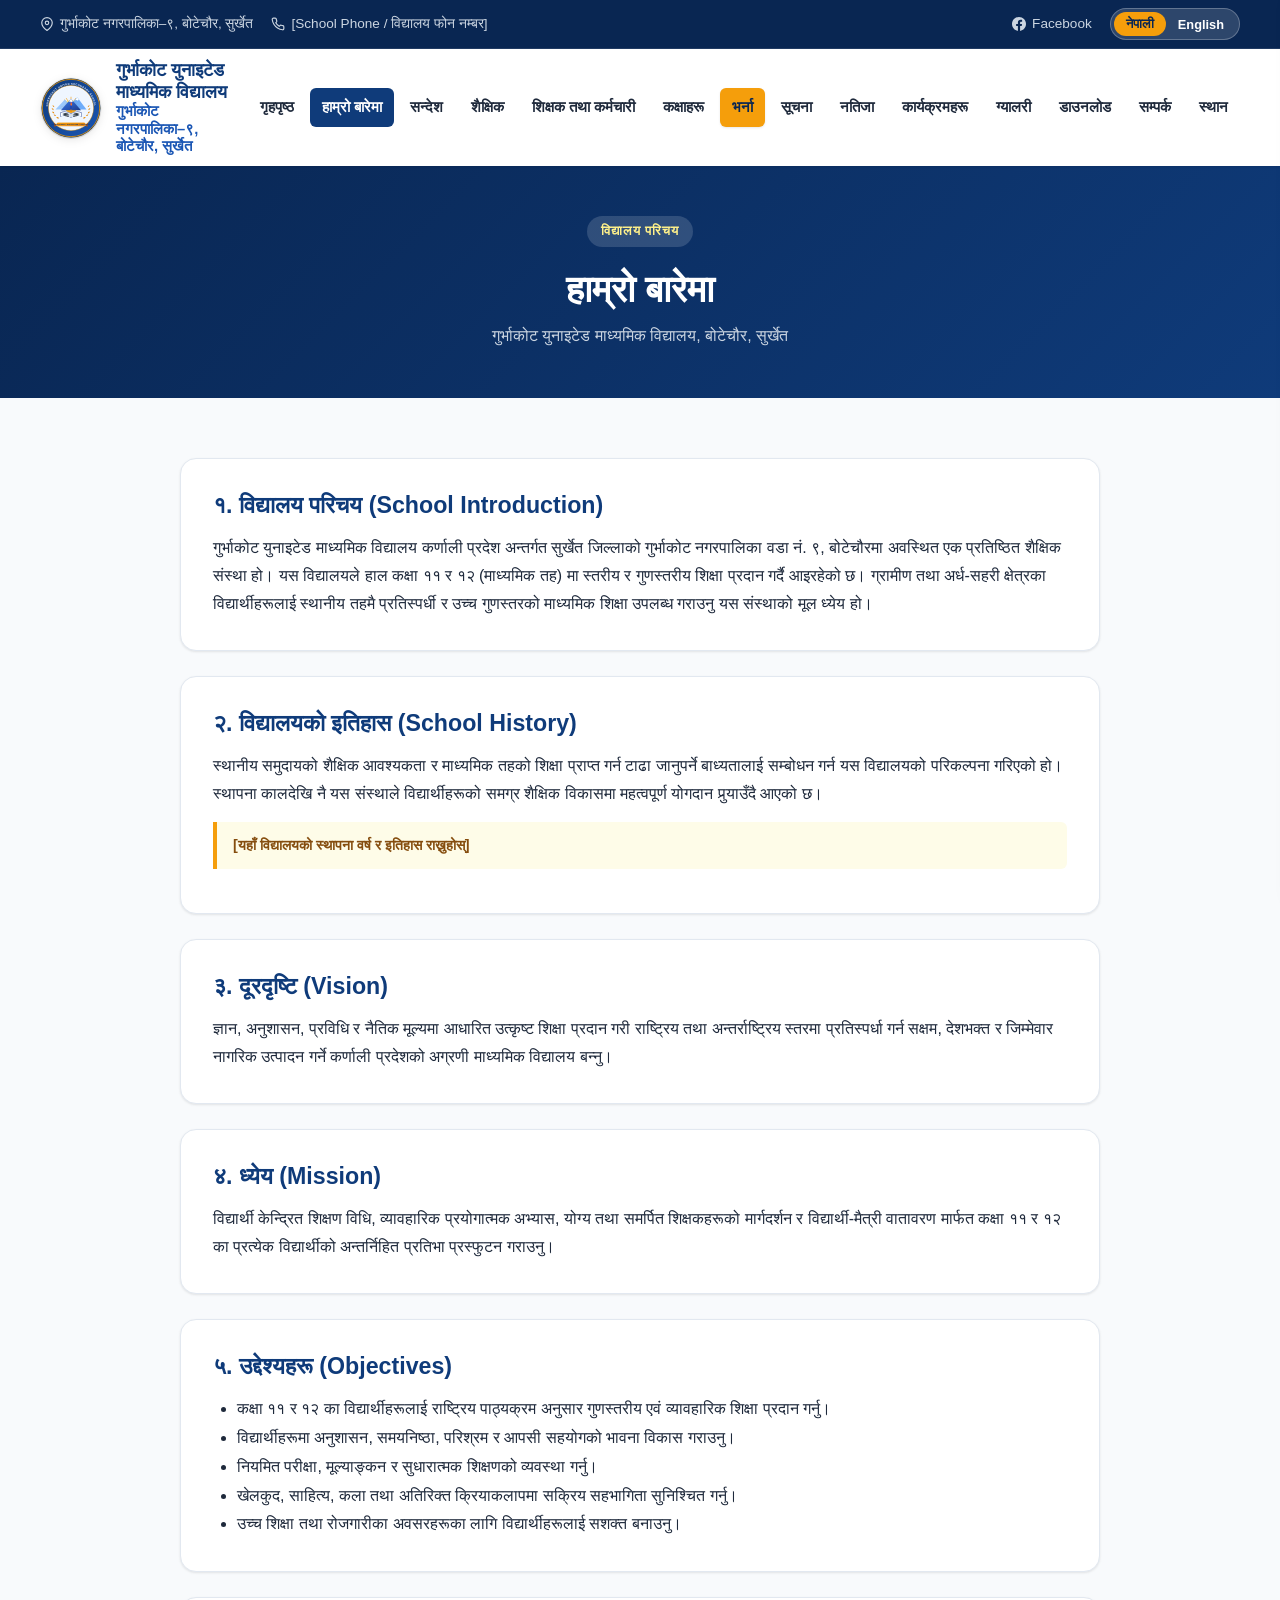
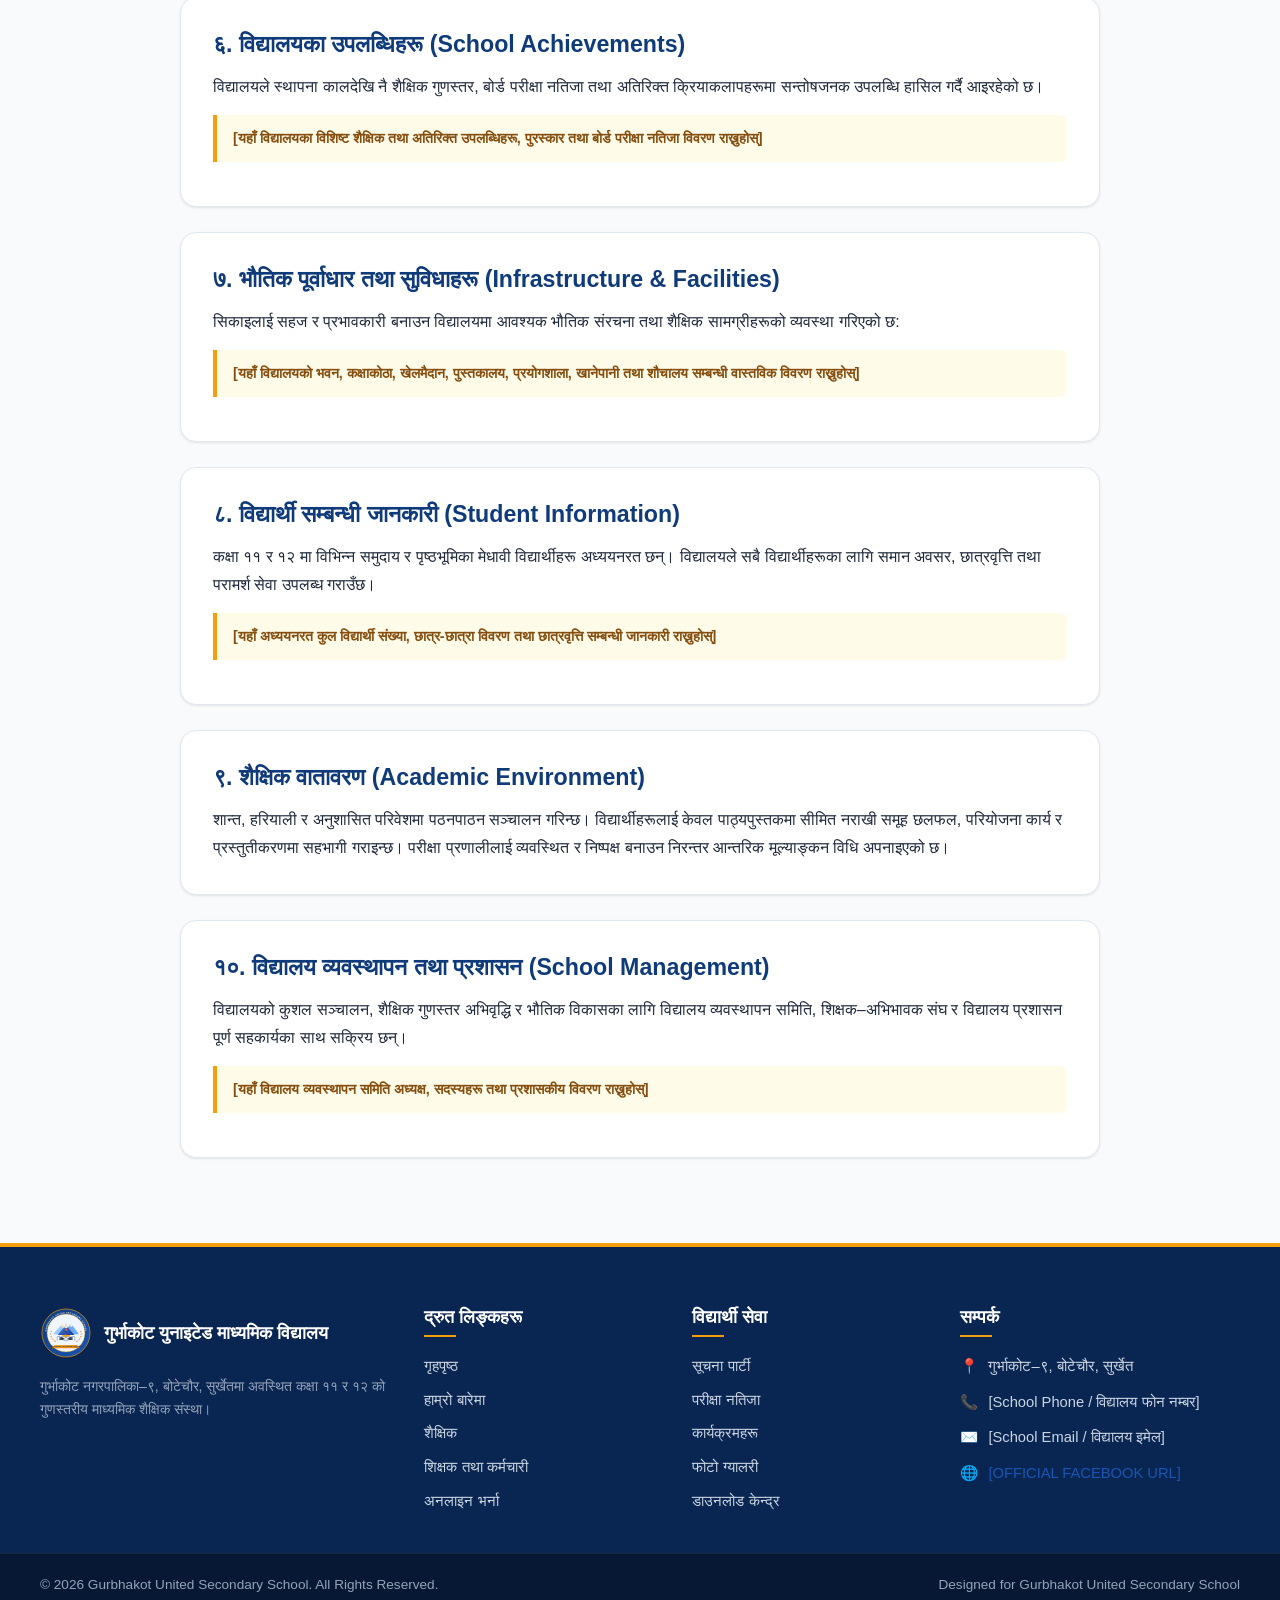
<file: about.html>
<!DOCTYPE html>
<html lang="ne">
<head>
  <meta charset="UTF-8">
  <meta name="viewport" content="width=device-width, initial-scale=1.0">
  <title>About Us | Gurbhakot United Secondary School | हाम्रो बारेमा</title>
  <meta name="description" content="About Gurbhakot United Secondary School, Botechaur, Surkhet - School Introduction, History, Vision, Mission, Objectives, Facilities, and Management.">
  <link rel="icon" type="image/svg+xml" href="images/logo/logo.svg">
  <link rel="stylesheet" href="css/style.css">
</head>
<body>

  <!-- Top Utility Bar -->
  <aside class="top-bar">
    <div class="container">
      <div class="top-bar-left">
        <span class="top-info-item">
          <svg width="14" height="14" viewBox="0 0 24 24" fill="none" stroke="currentColor" stroke-width="2"><path d="M21 10c0 7-9 13-9 13s-9-6-9-13a9 9 0 0 1 18 0z"></path><circle cx="12" cy="10" r="3"></circle></svg>
          <span data-np="गुर्भाकोट नगरपालिका–९, बोटेचौर, सुर्खेत" data-en="Gurbhakot Municipality-9, Botechaur, Surkhet">गुर्भाकोट नगरपालिका–९, बोटेचौर, सुर्खेत</span>
        </span>
        <span class="top-info-item">
          <svg width="14" height="14" viewBox="0 0 24 24" fill="none" stroke="currentColor" stroke-width="2"><path d="M22 16.92v3a2 2 0 0 1-2.18 2 19.79 19.79 0 0 1-8.63-3.07 19.5 19.5 0 0 1-6-6 19.79 19.79 0 0 1-3.07-8.67A2 2 0 0 1 4.11 2h3a2 2 0 0 1 2 1.72 12.84 12.84 0 0 0 .7 2.81 2 2 0 0 1-.45 2.11L8.09 9.91a16 16 0 0 0 6 6l1.27-1.27a2 2 0 0 1 2.11-.45 12.84 12.84 0 0 0 2.81.7A2 2 0 0 1 22 16.92z"></path></svg>
          <span class="school-phone-display">[School Phone]</span>
        </span>
      </div>
      <div class="top-bar-right">
        <a href="#" class="top-info-item school-facebook-link" target="_blank" rel="noopener noreferrer">
          <svg width="14" height="14" viewBox="0 0 24 24" fill="currentColor"><path d="M24 12.073c0-6.627-5.373-12-12-12s-12 5.373-12 12c0 5.99 4.388 10.954 10.125 11.854v-8.385H7.078v-3.47h3.047V9.43c0-3.007 1.792-4.669 4.533-4.669 1.312 0 2.686.235 2.686.235v2.953H15.83c-1.491 0-1.956.925-1.956 1.874v2.25h3.328l-.532 3.47h-2.796v8.385C19.612 23.027 24 18.062 24 12.073z"/></svg>
          <span>Facebook</span>
        </a>
        <div class="lang-switcher">
          <button class="lang-btn lang-btn-np active" data-lang="np">नेपाली</button>
          <button class="lang-btn lang-btn-en" data-lang="en">English</button>
        </div>
      </div>
    </div>
  </aside>

  <!-- Sticky Main Header -->
  <header class="main-header" id="mainHeader">
    <div class="container header-container">
      <a href="index.html" class="school-brand">
        <img src="images/logo/logo.svg" alt="Logo" class="school-logo" />
        <div class="brand-text">
          <span class="school-name-np" data-np="गुर्भाकोट युनाइटेड माध्यमिक विद्यालय" data-en="Gurbhakot United Secondary School">गुर्भाकोट युनाइटेड माध्यमिक विद्यालय</span>
          <span class="school-name-en" data-np="गुर्भाकोट नगरपालिका–९, बोटेचौर, सुर्खेत" data-en="Gurbhakot Municipality-9, Botechaur, Surkhet">गुर्भाकोट नगरपालिका–९, बोटेचौर, सुर्खेत</span>
        </div>
      </a>

      <nav class="nav-menu">
        <a href="index.html" class="nav-link" data-np="गृहपृष्ठ" data-en="Home">गृहपृष्ठ</a>
        <a href="about.html" class="nav-link active" data-np="हाम्रो बारेमा" data-en="About Us">हाम्रो बारेमा</a>
        <a href="message.html" class="nav-link" data-np="सन्देश" data-en="Message">सन्देश</a>
        <a href="academic.html" class="nav-link" data-np="शैक्षिक" data-en="Academic">शैक्षिक</a>
        <a href="teachers.html" class="nav-link" data-np="शिक्षक तथा कर्मचारी" data-en="Teachers & Staff">शिक्षक तथा कर्मचारी</a>
        <a href="classes.html" class="nav-link" data-np="कक्षाहरू" data-en="Classes">कक्षाहरू</a>
        <a href="admission.html" class="nav-link nav-cta" data-np="भर्ना" data-en="Admission">भर्ना</a>
        <a href="notices.html" class="nav-link" data-np="सूचना" data-en="Notice">सूचना</a>
        <a href="results.html" class="nav-link" data-np="नतिजा" data-en="Results">नतिजा</a>
        <a href="events.html" class="nav-link" data-np="कार्यक्रमहरू" data-en="Events">कार्यक्रमहरू</a>
        <a href="gallery.html" class="nav-link" data-np="ग्यालरी" data-en="Gallery">ग्यालरी</a>
        <a href="downloads.html" class="nav-link" data-np="डाउनलोड" data-en="Downloads">डाउनलोड</a>
        <a href="contact.html" class="nav-link" data-np="सम्पर्क" data-en="Contact">सम्पर्क</a>
        <a href="location.html" class="nav-link" data-np="स्थान" data-en="Location">स्थान</a>
      </nav>

      <button class="menu-toggle" id="menuToggleBtn" aria-label="Toggle navigation">
        <span></span><span></span><span></span>
      </button>
    </div>
  </header>

  <!-- Mobile Drawer Navigation -->
  <div class="mobile-nav-overlay" id="mobileOverlay"></div>
  <aside class="mobile-drawer" id="mobileDrawer">
    <div class="mobile-drawer-header">
      <div class="mobile-drawer-title" data-np="मेनु / नेभिगेसन" data-en="Menu Navigation">मेनु / नेभिगेसन</div>
      <button class="drawer-close-btn" id="drawerCloseBtn">&times;</button>
    </div>
    <div class="mobile-nav-list">
      <a href="index.html" class="mobile-nav-link" data-np="गृहपृष्ठ (Home)" data-en="Home">गृहपृष्ठ (Home)</a>
      <a href="about.html" class="mobile-nav-link active" data-np="हाम्रो बारेमा (About Us)" data-en="About Us">हाम्रो बारेमा (About Us)</a>
      <a href="message.html" class="mobile-nav-link" data-np="सन्देश (Message)" data-en="Message">सन्देश (Message)</a>
      <a href="academic.html" class="mobile-nav-link" data-np="शैक्षिक (Academic)" data-en="Academic">शैक्षिक (Academic)</a>
      <a href="teachers.html" class="mobile-nav-link" data-np="शिक्षक तथा कर्मचारी (Teachers & Staff)" data-en="Teachers & Staff">शिक्षक तथा कर्मचारी (Teachers & Staff)</a>
      <a href="classes.html" class="mobile-nav-link" data-np="कक्षाहरू (Classes 11-12)" data-en="Classes 11-12">कक्षाहरू (Classes 11-12)</a>
      <a href="admission.html" class="mobile-nav-link" data-np="अनलाइन भर्ना (Online Admission)" data-en="Online Admission">अनलाइन भर्ना (Online Admission)</a>
      <a href="notices.html" class="mobile-nav-link" data-np="सूचना पार्टी (Notice Board)" data-en="Notice Board">सूचना पार्टी (Notice Board)</a>
      <a href="results.html" class="mobile-nav-link" data-np="नतिजा खोजी (Results)" data-en="Results">नतिजा खोजी (Results)</a>
      <a href="events.html" class="mobile-nav-link" data-np="कार्यक्रमहरू (Events)" data-en="Events">कार्यक्रमहरू (Events)</a>
      <a href="gallery.html" class="mobile-nav-link" data-np="फोटो ग्यालरी (Gallery)" data-en="Photo Gallery">फोटो ग्यालरी (Photo Gallery)</a>
      <a href="downloads.html" class="mobile-nav-link" data-np="डाउनलोड केन्द्र (Downloads)" data-en="Downloads">डाउनलोड केन्द्र (Downloads)</a>
      <a href="contact.html" class="mobile-nav-link" data-np="सम्पर्क (Contact Us)" data-en="Contact Us">सम्पर्क (Contact Us)</a>
      <a href="location.html" class="mobile-nav-link" data-np="स्थान तथा नक्सा (Location)" data-en="Location & Map">स्थान तथा नक्सा (Location)</a>
    </div>
  </aside>

  <!-- Page Banner -->
  <section style="background: linear-gradient(135deg, var(--primary-dark) 0%, var(--primary-blue) 100%); color: var(--white); padding: 50px 0; text-align: center;">
    <div class="container">
      <span class="section-tag" style="background: rgba(255,255,255,0.15); color: #fef08a;" data-np="विद्यालय परिचय" data-en="About School">विद्यालय परिचय</span>
      <h1 style="font-size: 2.3rem; color: var(--white); margin-top: 10px;" data-np="हाम्रो बारेमा" data-en="About Us">हाम्रो बारेमा</h1>
      <p style="color: #cbd5e1; font-size: 1rem; max-width: 600px; margin: 10px auto 0;" data-np="गुर्भाकोट युनाइटेड माध्यमिक विद्यालय, बोटेचौर, सुर्खेत" data-en="Gurbhakot United Secondary School, Botechaur, Surkhet">
        गुर्भाकोट युनाइटेड माध्यमिक विद्यालय, बोटेचौर, सुर्खेत
      </p>
    </div>
  </section>

  <!-- Main About Us Content -->
  <section class="section">
    <div class="container" style="max-width: 960px;">

      <!-- 1. School Introduction -->
      <div class="about-block">
        <h3 data-np="१. विद्यालय परिचय (School Introduction)" data-en="1. School Introduction">
          <span>🏛️</span>
          <span data-np="विद्यालय परिचय" data-en="School Introduction">विद्यालय परिचय</span>
        </h3>
        <p data-np="गुर्भाकोट युनाइटेड माध्यमिक विद्यालय कर्णाली प्रदेश अन्तर्गत सुर्खेत जिल्लाको गुर्भाकोट नगरपालिका वडा नं. ९, बोटेचौरमा अवस्थित एक प्रतिष्ठित शैक्षिक संस्था हो। यस विद्यालयले हाल कक्षा ११ र १२ (माध्यमिक तह) मा स्तरीय र गुणस्तरीय शिक्षा प्रदान गर्दै आइरहेको छ। ग्रामीण तथा अर्ध-सहरी क्षेत्रका विद्यार्थीहरूलाई स्थानीय तहमै प्रतिस्पर्धी र उच्च गुणस्तरको माध्यमिक शिक्षा उपलब्ध गराउनु यस संस्थाको मूल ध्येय हो।" data-en="Gurbhakot United Secondary School is a secondary educational institution situated in Gurbhakot Municipality Ward No. 9, Botechaur, Surkhet, Karnali Province, Nepal. The school currently caters to students of Grades 11 and 12, offering contemporary, high-quality, and accessible secondary education.">
          गुर्भाकोट युनाइटेड माध्यमिक विद्यालय कर्णाली प्रदेश अन्तर्गत सुर्खेत जिल्लाको गुर्भाकोट नगरपालिका वडा नं. ९, बोटेचौरमा अवस्थित एक प्रतिष्ठित शैक्षिक संस्था हो। यस विद्यालयले हाल कक्षा ११ र १२ (माध्यमिक तह) मा स्तरीय र गुणस्तरीय शिक्षा प्रदान गर्दै आइरहेको छ। ग्रामीण तथा अर्ध-सहरी क्षेत्रका विद्यार्थीहरूलाई स्थानीय तहमै प्रतिस्पर्धी र उच्च गुणस्तरको माध्यमिक शिक्षा उपलब्ध गराउनु यस संस्थाको मूल ध्येय हो।
        </p>
      </div>

      <!-- 2. School History -->
      <div class="about-block">
        <h3 data-np="२. विद्यालयको इतिहास (School History)" data-en="2. School History">
          <span>📜</span>
          <span data-np="विद्यालयको इतिहास" data-en="School History">विद्यालयको इतिहास</span>
        </h3>
        <p data-np="स्थानीय समुदायको शैक्षिक आवश्यकता र माध्यमिक तहको शिक्षा प्राप्त गर्न टाढा जानुपर्ने बाध्यतालाई सम्बोधन गर्न यस विद्यालयको परिकल्पना गरिएको हो। स्थापना कालदेखि नै यस संस्थाले विद्यार्थीहरूको समग्र शैक्षिक विकासमा महत्वपूर्ण योगदान पुर्‍याउँदै आएको छ।" data-en="The school was conceived to serve the academic aspirations of local youths and eradicate the hardship of commuting far for secondary education.">
          स्थानीय समुदायको शैक्षिक आवश्यकता र माध्यमिक तहको शिक्षा प्राप्त गर्न टाढा जानुपर्ने बाध्यतालाई सम्बोधन गर्न यस विद्यालयको परिकल्पना गरिएको हो। स्थापना कालदेखि नै यस संस्थाले विद्यार्थीहरूको समग्र शैक्षिक विकासमा महत्वपूर्ण योगदान पुर्‍याउँदै आएको छ।
        </p>
        <div class="placeholder-box" data-np="[यहाँ विद्यालयको स्थापना वर्ष र इतिहास राख्नुहोस्]" data-en="[Insert school establishment year and detailed history here]">
          [यहाँ विद्यालयको स्थापना वर्ष र इतिहास राख्नुहोस्]
        </div>
      </div>

      <!-- 3. Vision -->
      <div class="about-block">
        <h3 data-np="३. दूरदृष्टि (Vision)" data-en="3. Vision">
          <span>👁️</span>
          <span data-np="दूरदृष्टि (Vision)" data-en="Vision">दूरदृष्टि (Vision)</span>
        </h3>
        <p data-np="ज्ञान, अनुशासन, प्रविधि र नैतिक मूल्यमा आधारित उत्कृष्ट शिक्षा प्रदान गरी राष्ट्रिय तथा अन्तर्राष्ट्रिय स्तरमा प्रतिस्पर्धा गर्न सक्षम, देशभक्त र जिम्मेवार नागरिक उत्पादन गर्ने कर्णाली प्रदेशको अग्रणी माध्यमिक विद्यालय बन्नु।" data-en="To emerge as a premier secondary educational hub in Karnali Province, producing intellectually competent, ethically sound, and patriotic citizens empowered with modern knowledge and moral discipline.">
          ज्ञान, अनुशासन, प्रविधि र नैतिक मूल्यमा आधारित उत्कृष्ट शिक्षा प्रदान गरी राष्ट्रिय तथा अन्तर्राष्ट्रिय स्तरमा प्रतिस्पर्धा गर्न सक्षम, देशभक्त र जिम्मेवार नागरिक उत्पादन गर्ने कर्णाली प्रदेशको अग्रणी माध्यमिक विद्यालय बन्नु।
        </p>
      </div>

      <!-- 4. Mission -->
      <div class="about-block">
        <h3 data-np="४. ध्येय (Mission)" data-en="4. Mission">
          <span>🎯</span>
          <span data-np="ध्येय (Mission)" data-en="Mission">ध्येय (Mission)</span>
        </h3>
        <p data-np="विद्यार्थी केन्द्रित शिक्षण विधि, व्यावहारिक प्रयोगात्मक अभ्यास, योग्य तथा समर्पित शिक्षकहरूको मार्गदर्शन र विद्यार्थी-मैत्री वातावरण मार्फत कक्षा ११ र १२ का प्रत्येक विद्यार्थीको अन्तर्निहित प्रतिभा प्रस्फुटन गराउनु।" data-en="To foster student-centered pedagogy, experiential learning, and personalized mentorship by dedicated faculty in a safe, inspiring, and inclusive learning atmosphere.">
          विद्यार्थी केन्द्रित शिक्षण विधि, व्यावहारिक प्रयोगात्मक अभ्यास, योग्य तथा समर्पित शिक्षकहरूको मार्गदर्शन र विद्यार्थी-मैत्री वातावरण मार्फत कक्षा ११ र १२ का प्रत्येक विद्यार्थीको अन्तर्निहित प्रतिभा प्रस्फुटन गराउनु।
        </p>
      </div>

      <!-- 5. Objectives -->
      <div class="about-block">
        <h3 data-np="५. उद्देश्यहरू (Objectives)" data-en="5. Objectives">
          <span>📌</span>
          <span data-np="उद्देश्यहरू" data-en="Objectives">उद्देश्यहरू</span>
        </h3>
        <ul style="list-style: disc; padding-left: 24px; color: var(--text-main); line-height: 1.8;">
          <li data-np="कक्षा ११ र १२ का विद्यार्थीहरूलाई राष्ट्रिय पाठ्यक्रम अनुसार गुणस्तरीय एवं व्यावहारिक शिक्षा प्रदान गर्नु।" data-en="Deliver quality, curriculum-aligned education for Grades 11 and 12.">कक्षा ११ र १२ का विद्यार्थीहरूलाई राष्ट्रिय पाठ्यक्रम अनुसार गुणस्तरीय एवं व्यावहारिक शिक्षा प्रदान गर्नु।</li>
          <li data-np="विद्यार्थीहरूमा अनुशासन, समयनिष्ठा, परिश्रम र आपसी सहयोगको भावना विकास गराउनु।" data-en="Cultivate discipline, punctuality, diligence, and social responsibility.">विद्यार्थीहरूमा अनुशासन, समयनिष्ठा, परिश्रम र आपसी सहयोगको भावना विकास गराउनु।</li>
          <li data-np="नियमित परीक्षा, मूल्याङ्कन र सुधारात्मक शिक्षणको व्यवस्था गर्नु।" data-en="Implement regular terminal examinations, assessment, and remedial guidance.">नियमित परीक्षा, मूल्याङ्कन र सुधारात्मक शिक्षणको व्यवस्था गर्नु।</li>
          <li data-np="खेलकुद, साहित्य, कला तथा अतिरिक्त क्रियाकलापमा सक्रिय सहभागिता सुनिश्चित गर्नु।" data-en="Encourage active participation in sports, arts, debate, and co-curricular programs.">खेलकुद, साहित्य, कला तथा अतिरिक्त क्रियाकलापमा सक्रिय सहभागिता सुनिश्चित गर्नु।</li>
          <li data-np="उच्च शिक्षा तथा रोजगारीका अवसरहरूका लागि विद्यार्थीहरूलाई सशक्त बनाउनु।" data-en="Empower students for higher university studies and career readiness.">उच्च शिक्षा तथा रोजगारीका अवसरहरूका लागि विद्यार्थीहरूलाई सशक्त बनाउनु।</li>
        </ul>
      </div>

      <!-- 6. School Achievements -->
      <div class="about-block">
        <h3 data-np="६. विद्यालयका उपलब्धिहरू (School Achievements)" data-en="6. School Achievements">
          <span>🏆</span>
          <span data-np="विद्यालयका उपलब्धिहरू" data-en="School Achievements">विद्यालयका उपलब्धिहरू</span>
        </h3>
        <p data-np="विद्यालयले स्थापना कालदेखि नै शैक्षिक गुणस्तर, बोर्ड परीक्षा नतिजा तथा अतिरिक्त क्रियाकलापहरूमा सन्तोषजनक उपलब्धि हासिल गर्दै आइरहेको छ।" data-en="The school continues to achieve commendable milestones in academic performance, board results, and inter-school extra-curricular competitions.">
          विद्यालयले स्थापना कालदेखि नै शैक्षिक गुणस्तर, बोर्ड परीक्षा नतिजा तथा अतिरिक्त क्रियाकलापहरूमा सन्तोषजनक उपलब्धि हासिल गर्दै आइरहेको छ।
        </p>
        <div class="placeholder-box" data-np="[यहाँ विद्यालयका विशिष्ट शैक्षिक तथा अतिरिक्त उपलब्धिहरू, पुरस्कार तथा बोर्ड परीक्षा नतिजा विवरण राख्नुहोस्]" data-en="[Insert specific school achievements, awards, and board results details here]">
          [यहाँ विद्यालयका विशिष्ट शैक्षिक तथा अतिरिक्त उपलब्धिहरू, पुरस्कार तथा बोर्ड परीक्षा नतिजा विवरण राख्नुहोस्]
        </div>
      </div>

      <!-- 7. Infrastructure / Physical Facilities -->
      <div class="about-block">
        <h3 data-np="७. भौतिक पूर्वाधार तथा सुविधाहरू (Infrastructure & Facilities)" data-en="7. Infrastructure & Physical Facilities">
          <span>🏢</span>
          <span data-np="भौतिक पूर्वाधार तथा सुविधाहरू" data-en="Infrastructure & Physical Facilities">भौतिक पूर्वाधार तथा सुविधाहरू</span>
        </h3>
        <p data-np="सिकाइलाई सहज र प्रभावकारी बनाउन विद्यालयमा आवश्यक भौतिक संरचना तथा शैक्षिक सामग्रीहरूको व्यवस्था गरिएको छ:" data-en="To ensure conducive academic learning, the institution maintains essential physical facilities:">
          सिकाइलाई सहज र प्रभावकारी बनाउन विद्यालयमा आवश्यक भौतिक संरचना तथा शैक्षिक सामग्रीहरूको व्यवस्था गरिएको छ:
        </p>
        <div class="placeholder-box" data-np="[यहाँ विद्यालयको भवन, कक्षाकोठा, खेलमैदान, पुस्तकालय, प्रयोगशाला, खानेपानी तथा शौचालय सम्बन्धी वास्तविक विवरण राख्नुहोस्]" data-en="[Insert authentic details regarding school building, classrooms, sports ground, library, labs, drinking water, and sanitation facilities here]">
          [यहाँ विद्यालयको भवन, कक्षाकोठा, खेलमैदान, पुस्तकालय, प्रयोगशाला, खानेपानी तथा शौचालय सम्बन्धी वास्तविक विवरण राख्नुहोस्]
        </div>
      </div>

      <!-- 8. Student Information -->
      <div class="about-block">
        <h3 data-np="८. विद्यार्थी सम्बन्धी जानकारी (Student Information)" data-en="8. Student Information">
          <span>👥</span>
          <span data-np="विद्यार्थी सम्बन्धी जानकारी" data-en="Student Information">विद्यार्थी सम्बन्धी जानकारी</span>
        </h3>
        <p data-np="कक्षा ११ र १२ मा विभिन्न समुदाय र पृष्ठभूमिका मेधावी विद्यार्थीहरू अध्ययनरत छन्। विद्यालयले सबै विद्यार्थीहरूका लागि समान अवसर, छात्रवृत्ति तथा परामर्श सेवा उपलब्ध गराउँछ।" data-en="Students from diverse backgrounds across Gurbhakot and surrounding regions enroll in Grades 11 and 12, benefiting from equal opportunities and counseling.">
          कक्षा ११ र १२ मा विभिन्न समुदाय र पृष्ठभूमिका मेधावी विद्यार्थीहरू अध्ययनरत छन्। विद्यालयले सबै विद्यार्थीहरूका लागि समान अवसर, छात्रवृत्ति तथा परामर्श सेवा उपलब्ध गराउँछ।
        </p>
        <div class="placeholder-box" data-np="[यहाँ अध्ययनरत कुल विद्यार्थी संख्या, छात्र-छात्रा विवरण तथा छात्रवृत्ति सम्बन्धी जानकारी राख्नुहोस्]" data-en="[Insert total enrolled student counts, gender ratios, and scholarship data here]">
          [यहाँ अध्ययनरत कुल विद्यार्थी संख्या, छात्र-छात्रा विवरण तथा छात्रवृत्ति सम्बन्धी जानकारी राख्नुहोस्]
        </div>
      </div>

      <!-- 9. Academic Environment -->
      <div class="about-block">
        <h3 data-np="९. शैक्षिक वातावरण (Academic Environment)" data-en="9. Academic Environment">
          <span>📚</span>
          <span data-np="शैक्षिक वातावरण" data-en="Academic Environment">शैक्षिक वातावरण</span>
        </h3>
        <p data-np="शान्त, हरियाली र अनुशासित परिवेशमा पठनपाठन सञ्चालन गरिन्छ। विद्यार्थीहरूलाई केवल पाठ्यपुस्तकमा सीमित नराखी समूह छलफल, परियोजना कार्य र प्रस्तुतीकरणमा सहभागी गराइन्छ। परीक्षा प्रणालीलाई व्यवस्थित र निष्पक्ष बनाउन निरन्तर आन्तरिक मूल्याङ्कन विधि अपनाइएको छ।" data-en="Classes operate in a calm, green, and disciplined atmosphere. Beyond textbooks, students engage in group discussions, project works, and presentations with continuous internal assessments.">
          शान्त, हरियाली र अनुशासित परिवेशमा पठनपाठन सञ्चालन गरिन्छ। विद्यार्थीहरूलाई केवल पाठ्यपुस्तकमा सीमित नराखी समूह छलफल, परियोजना कार्य र प्रस्तुतीकरणमा सहभागी गराइन्छ।
        </p>
      </div>

      <!-- 10. School Management -->
      <div class="about-block">
        <h3 data-np="१०. विद्यालय व्यवस्थापन तथा प्रशासन (School Management)" data-en="10. School Management">
          <span>🤝</span>
          <span data-np="विद्यालय व्यवस्थापन तथा प्रशासन" data-en="School Management">विद्यालय व्यवस्थापन तथा प्रशासन</span>
        </h3>
        <p data-np="विद्यालयको कुशल सञ्चालन, शैक्षिक गुणस्तर अभिवृद्धि र भौतिक विकासका लागि विद्यालय व्यवस्थापन समिति, शिक्षक–अभिभावक संघ र विद्यालय प्रशासन पूर्ण सहकार्यका साथ सक्रिय छन्।" data-en="The School Management Committee (SMC), Parent-Teacher Association (PTA), and administration work in close synergy to steer educational quality and institutional growth.">
          विद्यालयको कुशल सञ्चालन, शैक्षिक गुणस्तर अभिवृद्धि र भौतिक विकासका लागि विद्यालय व्यवस्थापन समिति, शिक्षक–अभिभावक संघ र विद्यालय प्रशासन पूर्ण सहकार्यका साथ सक्रिय छन्।
        </p>
        <div class="placeholder-box" data-np="[यहाँ विद्यालय व्यवस्थापन समिति अध्यक्ष, सदस्यहरू तथा प्रशासकीय विवरण राख्नुहोस्]" data-en="[Insert School Management Committee Chairperson, members, and administrative details here]">
          [यहाँ विद्यालय व्यवस्थापन समिति अध्यक्ष, सदस्यहरू तथा प्रशासकीय विवरण राख्नुहोस्]
        </div>
      </div>

    </div>
  </section>

  <!-- Footer -->
  <footer class="footer">
    <div class="container">
      <div class="footer-grid">
        <div class="footer-col">
          <div class="footer-logo-row">
            <img src="images/logo/logo.svg" alt="School Emblem" class="footer-logo" />
            <div class="footer-school-name" data-np="गुर्भाकोट युनाइटेड माध्यमिक विद्यालय" data-en="Gurbhakot United Secondary School">गुर्भाकोट युनाइटेड माध्यमिक विद्यालय</div>
          </div>
          <p class="footer-desc" data-np="गुर्भाकोट नगरपालिका–९, बोटेचौर, सुर्खेतमा अवस्थित कक्षा ११ र १२ को गुणस्तरीय माध्यमिक शैक्षिक संस्था।" data-en="Quality secondary school education for Grades 11-12 in Botechaur, Surkhet.">गुर्भाकोट नगरपालिका–९, बोटेचौर, सुर्खेतमा अवस्थित कक्षा ११ र १२ को गुणस्तरीय माध्यमिक शैक्षिक संस्था।</p>
        </div>
        <div class="footer-col">
          <h4 class="footer-title" data-np="द्रुत लिङ्कहरू" data-en="Quick Links">द्रुत लिङ्कहरू</h4>
          <div class="footer-links">
            <a href="index.html" data-np="गृहपृष्ठ" data-en="Home">गृहपृष्ठ</a>
            <a href="about.html" data-np="हाम्रो बारेमा" data-en="About Us">हाम्रो बारेमा</a>
            <a href="academic.html" data-np="शैक्षिक" data-en="Academic">शैक्षिक</a>
            <a href="teachers.html" data-np="शिक्षक तथा कर्मचारी" data-en="Teachers & Staff">शिक्षक तथा कर्मचारी</a>
            <a href="admission.html" data-np="अनलाइन भर्ना" data-en="Admission">अनलाइन भर्ना</a>
          </div>
        </div>
        <div class="footer-col">
          <h4 class="footer-title" data-np="विद्यार्थी सेवा" data-en="Student Services">विद्यार्थी सेवा</h4>
          <div class="footer-links">
            <a href="notices.html" data-np="सूचना पार्टी" data-en="Notices">सूचना पार्टी</a>
            <a href="results.html" data-np="परीक्षा नतिजा" data-en="Results">परीक्षा नतिजा</a>
            <a href="events.html" data-np="कार्यक्रमहरू" data-en="Events">कार्यक्रमहरू</a>
            <a href="gallery.html" data-np="फोटो ग्यालरी" data-en="Gallery">फोटो ग्यालरी</a>
            <a href="downloads.html" data-np="डाउनलोड केन्द्र" data-en="Downloads">डाउनलोड केन्द्र</a>
          </div>
        </div>
        <div class="footer-col">
          <h4 class="footer-title" data-np="सम्पर्क" data-en="Contact">सम्पर्क</h4>
          <div class="footer-contact-list">
            <div class="footer-contact-item"><span>📍</span><span>गुर्भाकोट–९, बोटेचौर, सुर्खेत</span></div>
            <div class="footer-contact-item"><span>📞</span><span class="school-phone-display">[School Phone]</span></div>
            <div class="footer-contact-item"><span>✉️</span><span class="school-email-display">[School Email]</span></div>
            <div class="footer-contact-item"><span>🌐</span><a href="#" class="school-facebook-link" target="_blank" rel="noopener">[OFFICIAL FACEBOOK URL]</a></div>
          </div>
        </div>
      </div>
    </div>
    <div class="footer-bottom">
      <div class="container">
        <div>&copy; 2026 Gurbhakot United Secondary School. All Rights Reserved.</div>
        <div>Designed for Gurbhakot United Secondary School</div>
      </div>
    </div>
  </footer>

  <script src="js/config.js"></script>
  <script src="js/language.js"></script>
  <script src="js/script.js"></script>
</body>
</html>
</file>
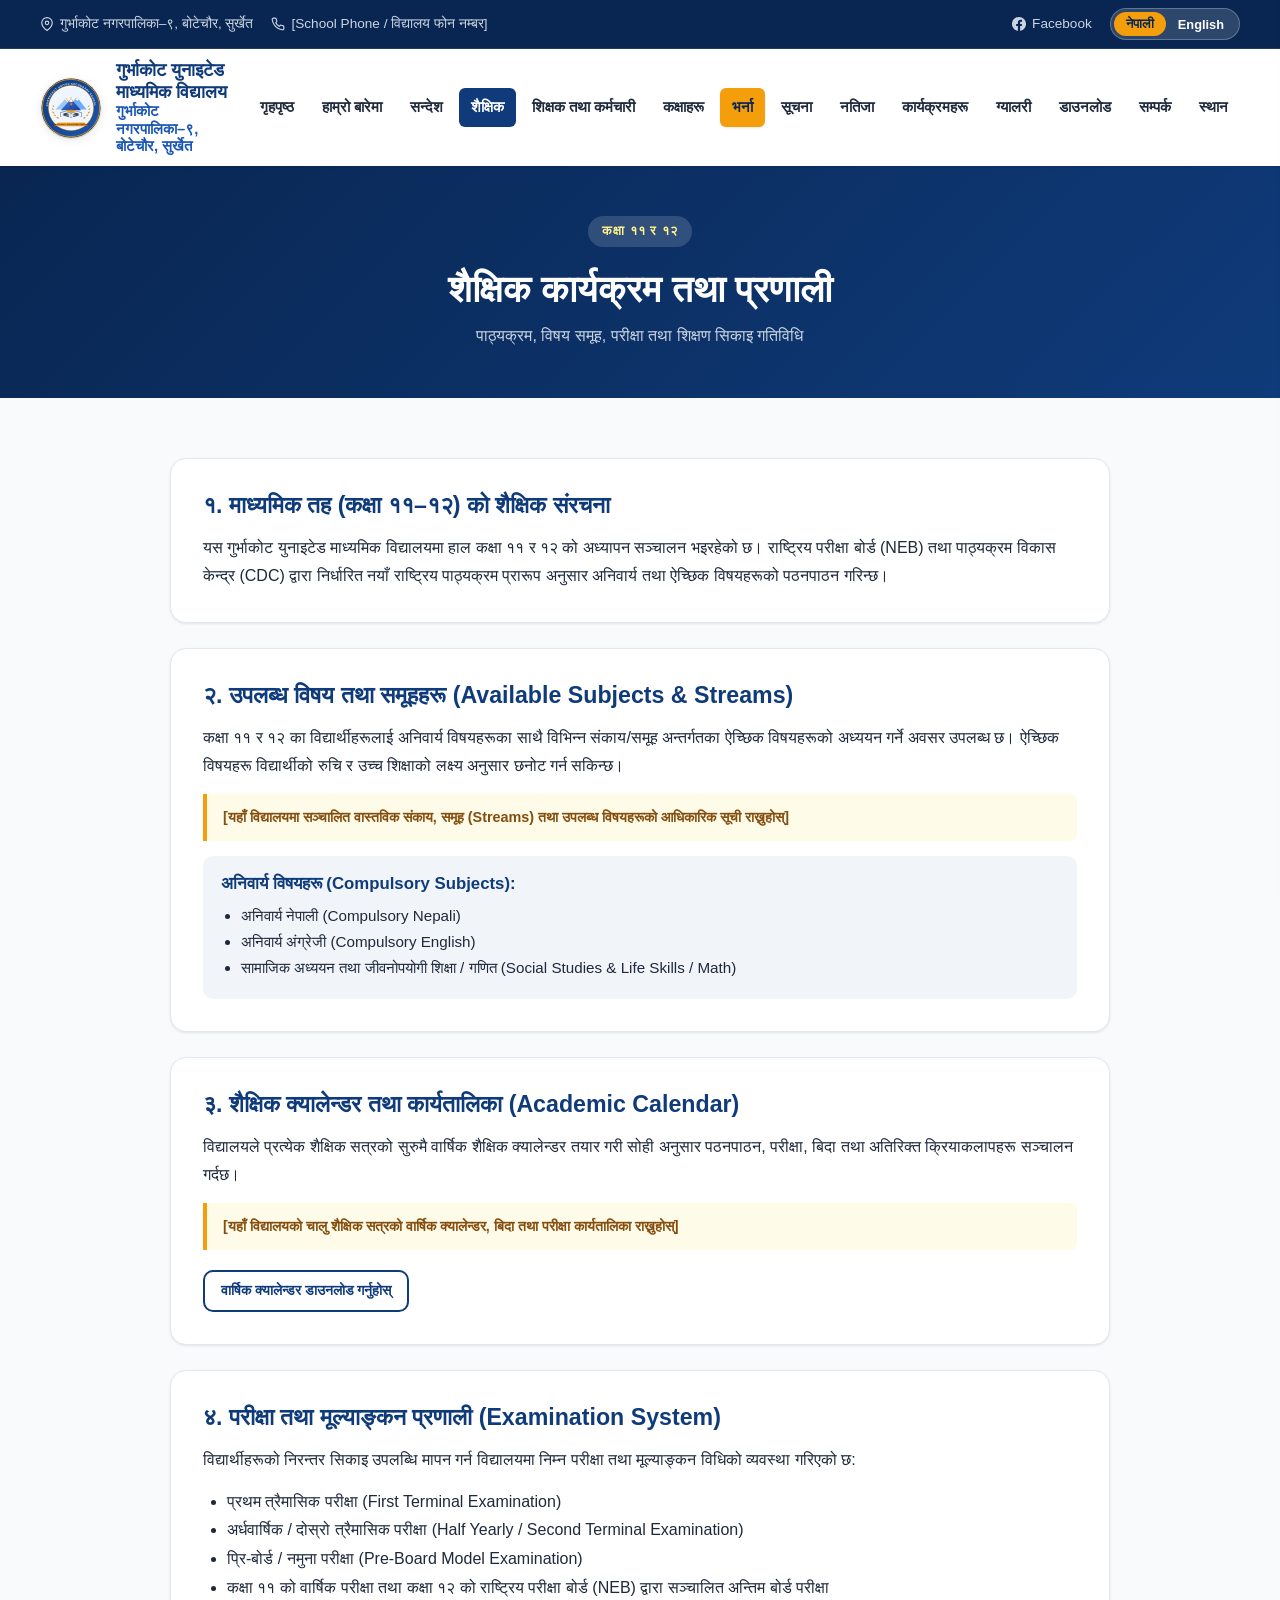
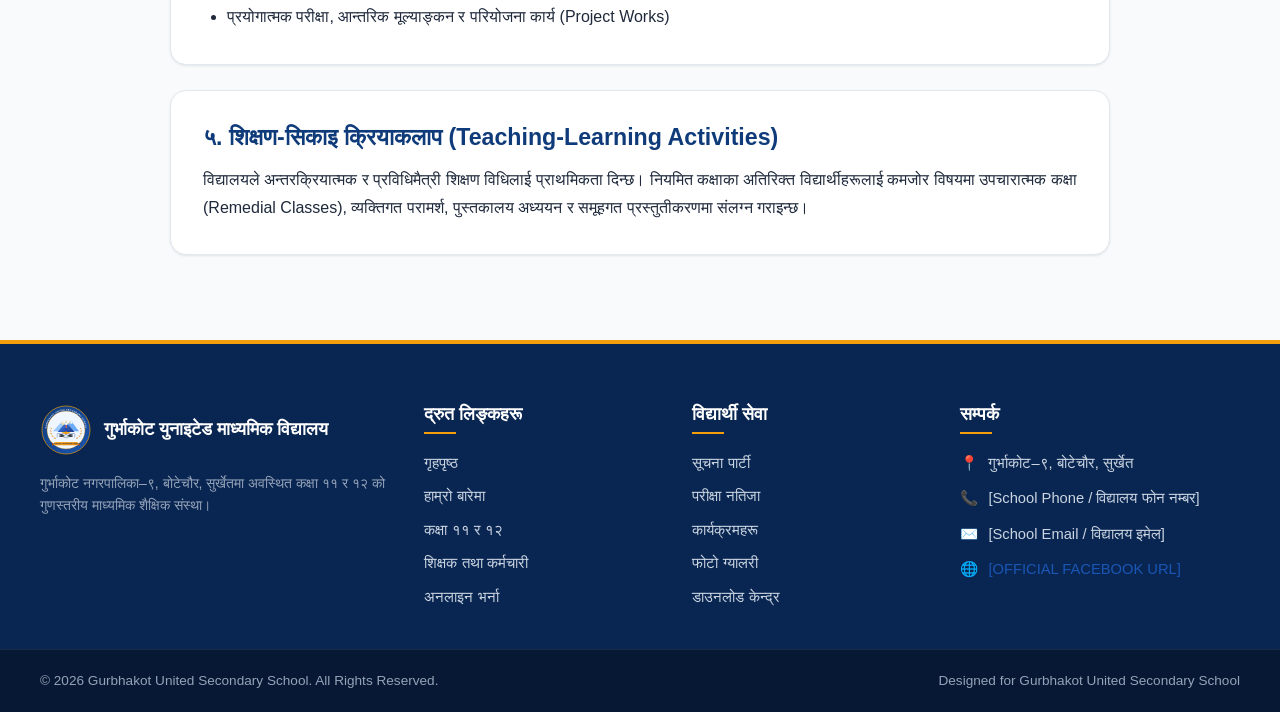
<file: academic.html>
<!DOCTYPE html>
<html lang="ne">
<head>
  <meta charset="UTF-8">
  <meta name="viewport" content="width=device-width, initial-scale=1.0">
  <title>Academic | Gurbhakot United Secondary School | शैक्षिक कार्यक्रम</title>
  <meta name="description" content="Academic programs for Grades 11 and 12 at Gurbhakot United Secondary School, Botechaur, Surkhet - Curriculum, calendar, examinations, and learning activities.">
  <link rel="icon" type="image/svg+xml" href="images/logo/logo.svg">
  <link rel="stylesheet" href="css/style.css">
</head>
<body>

  <!-- Top Bar -->
  <aside class="top-bar">
    <div class="container">
      <div class="top-bar-left">
        <span class="top-info-item">
          <svg width="14" height="14" viewBox="0 0 24 24" fill="none" stroke="currentColor" stroke-width="2"><path d="M21 10c0 7-9 13-9 13s-9-6-9-13a9 9 0 0 1 18 0z"></path><circle cx="12" cy="10" r="3"></circle></svg>
          <span data-np="गुर्भाकोट नगरपालिका–९, बोटेचौर, सुर्खेत" data-en="Gurbhakot Municipality-9, Botechaur, Surkhet">गुर्भाकोट नगरपालिका–९, बोटेचौर, सुर्खेत</span>
        </span>
        <span class="top-info-item">
          <svg width="14" height="14" viewBox="0 0 24 24" fill="none" stroke="currentColor" stroke-width="2"><path d="M22 16.92v3a2 2 0 0 1-2.18 2 19.79 19.79 0 0 1-8.63-3.07 19.5 19.5 0 0 1-6-6 19.79 19.79 0 0 1-3.07-8.67A2 2 0 0 1 4.11 2h3a2 2 0 0 1 2 1.72 12.84 12.84 0 0 0 .7 2.81 2 2 0 0 1-.45 2.11L8.09 9.91a16 16 0 0 0 6 6l1.27-1.27a2 2 0 0 1 2.11-.45 12.84 12.84 0 0 0 2.81.7A2 2 0 0 1 22 16.92z"></path></svg>
          <span class="school-phone-display">[School Phone]</span>
        </span>
      </div>
      <div class="top-bar-right">
        <a href="#" class="top-info-item school-facebook-link" target="_blank" rel="noopener noreferrer">
          <svg width="14" height="14" viewBox="0 0 24 24" fill="currentColor"><path d="M24 12.073c0-6.627-5.373-12-12-12s-12 5.373-12 12c0 5.99 4.388 10.954 10.125 11.854v-8.385H7.078v-3.47h3.047V9.43c0-3.007 1.792-4.669 4.533-4.669 1.312 0 2.686.235 2.686.235v2.953H15.83c-1.491 0-1.956.925-1.956 1.874v2.25h3.328l-.532 3.47h-2.796v8.385C19.612 23.027 24 18.062 24 12.073z"/></svg>
          <span>Facebook</span>
        </a>
        <div class="lang-switcher">
          <button class="lang-btn lang-btn-np active" data-lang="np">नेपाली</button>
          <button class="lang-btn lang-btn-en" data-lang="en">English</button>
        </div>
      </div>
    </div>
  </aside>

  <!-- Header -->
  <header class="main-header" id="mainHeader">
    <div class="container header-container">
      <a href="index.html" class="school-brand">
        <img src="images/logo/logo.svg" alt="Logo" class="school-logo" />
        <div class="brand-text">
          <span class="school-name-np" data-np="गुर्भाकोट युनाइटेड माध्यमिक विद्यालय" data-en="Gurbhakot United Secondary School">गुर्भाकोट युनाइटेड माध्यमिक विद्यालय</span>
          <span class="school-name-en" data-np="गुर्भाकोट नगरपालिका–९, बोटेचौर, सुर्खेत" data-en="Gurbhakot Municipality-9, Botechaur, Surkhet">गुर्भाकोट नगरपालिका–९, बोटेचौर, सुर्खेत</span>
        </div>
      </a>

      <nav class="nav-menu">
        <a href="index.html" class="nav-link" data-np="गृहपृष्ठ" data-en="Home">गृहपृष्ठ</a>
        <a href="about.html" class="nav-link" data-np="हाम्रो बारेमा" data-en="About Us">हाम्रो बारेमा</a>
        <a href="message.html" class="nav-link" data-np="सन्देश" data-en="Message">सन्देश</a>
        <a href="academic.html" class="nav-link active" data-np="शैक्षिक" data-en="Academic">शैक्षिक</a>
        <a href="teachers.html" class="nav-link" data-np="शिक्षक तथा कर्मचारी" data-en="Teachers & Staff">शिक्षक तथा कर्मचारी</a>
        <a href="classes.html" class="nav-link" data-np="कक्षाहरू" data-en="Classes">कक्षाहरू</a>
        <a href="admission.html" class="nav-link nav-cta" data-np="भर्ना" data-en="Admission">भर्ना</a>
        <a href="notices.html" class="nav-link" data-np="सूचना" data-en="Notice">सूचना</a>
        <a href="results.html" class="nav-link" data-np="नतिजा" data-en="Results">नतिजा</a>
        <a href="events.html" class="nav-link" data-np="कार्यक्रमहरू" data-en="Events">कार्यक्रमहरू</a>
        <a href="gallery.html" class="nav-link" data-np="ग्यालरी" data-en="Gallery">ग्यालरी</a>
        <a href="downloads.html" class="nav-link" data-np="डाउनलोड" data-en="Downloads">डाउनलोड</a>
        <a href="contact.html" class="nav-link" data-np="सम्पर्क" data-en="Contact">सम्पर्क</a>
        <a href="location.html" class="nav-link" data-np="स्थान" data-en="Location">स्थान</a>
      </nav>

      <button class="menu-toggle" id="menuToggleBtn" aria-label="Toggle navigation">
        <span></span><span></span><span></span>
      </button>
    </div>
  </header>

  <!-- Mobile Drawer -->
  <div class="mobile-nav-overlay" id="mobileOverlay"></div>
  <aside class="mobile-drawer" id="mobileDrawer">
    <div class="mobile-drawer-header">
      <div class="mobile-drawer-title" data-np="मेनु / नेभिगेसन" data-en="Menu Navigation">मेनु / नेभिगेसन</div>
      <button class="drawer-close-btn" id="drawerCloseBtn">&times;</button>
    </div>
    <div class="mobile-nav-list">
      <a href="index.html" class="mobile-nav-link" data-np="गृहपृष्ठ (Home)" data-en="Home">गृहपृष्ठ (Home)</a>
      <a href="about.html" class="mobile-nav-link" data-np="हाम्रो बारेमा (About Us)" data-en="About Us">हाम्रो बारेमा (About Us)</a>
      <a href="message.html" class="mobile-nav-link" data-np="सन्देश (Message)" data-en="Message">सन्देश (Message)</a>
      <a href="academic.html" class="mobile-nav-link active" data-np="शैक्षिक (Academic)" data-en="Academic">शैक्षिक (Academic)</a>
      <a href="teachers.html" class="mobile-nav-link" data-np="शिक्षक तथा कर्मचारी (Teachers & Staff)" data-en="Teachers & Staff">शिक्षक तथा कर्मचारी (Teachers & Staff)</a>
      <a href="classes.html" class="mobile-nav-link" data-np="कक्षाहरू (Classes 11-12)" data-en="Classes 11-12">कक्षाहरू (Classes 11-12)</a>
      <a href="admission.html" class="mobile-nav-link" data-np="अनलाइन भर्ना (Online Admission)" data-en="Online Admission">अनलाइन भर्ना (Online Admission)</a>
      <a href="notices.html" class="mobile-nav-link" data-np="सूचना पार्टी (Notice Board)" data-en="Notice Board">सूचना पार्टी (Notice Board)</a>
      <a href="results.html" class="mobile-nav-link" data-np="नतिजा खोजी (Results)" data-en="Results">नतिजा खोजी (Results)</a>
      <a href="events.html" class="mobile-nav-link" data-np="कार्यक्रमहरू (Events)" data-en="Events">कार्यक्रमहरू (Events)</a>
      <a href="gallery.html" class="mobile-nav-link" data-np="फोटो ग्यालरी (Gallery)" data-en="Photo Gallery">फोटो ग्यालरी (Photo Gallery)</a>
      <a href="downloads.html" class="mobile-nav-link" data-np="डाउनलोड केन्द्र (Downloads)" data-en="Downloads">डाउनलोड केन्द्र (Downloads)</a>
      <a href="contact.html" class="mobile-nav-link" data-np="सम्पर्क (Contact Us)" data-en="Contact Us">सम्पर्क (Contact Us)</a>
      <a href="location.html" class="mobile-nav-link" data-np="स्थान तथा नक्सा (Location)" data-en="Location & Map">स्थान तथा नक्सा (Location)</a>
    </div>
  </aside>

  <!-- Banner -->
  <section style="background: linear-gradient(135deg, var(--primary-dark) 0%, var(--primary-blue) 100%); color: var(--white); padding: 50px 0; text-align: center;">
    <div class="container">
      <span class="section-tag" style="background: rgba(255,255,255,0.15); color: #fef08a;" data-np="कक्षा ११ र १२" data-en="Grades 11 & 12">कक्षा ११ र १२</span>
      <h1 style="font-size: 2.3rem; color: var(--white); margin-top: 10px;" data-np="शैक्षिक कार्यक्रम तथा प्रणाली" data-en="Academic Programs & System">शैक्षिक कार्यक्रम तथा प्रणाली</h1>
      <p style="color: #cbd5e1; font-size: 1rem; max-width: 600px; margin: 10px auto 0;" data-np="पाठ्यक्रम, विषय समूह, परीक्षा तथा शिक्षण सिकाइ गतिविधि" data-en="Curriculum structure, offered subjects, examinations, and academic activities">
        पाठ्यक्रम, विषय समूह, परीक्षा तथा शिक्षण सिकाइ गतिविधि
      </p>
    </div>
  </section>

  <!-- Academic Sections -->
  <section class="section">
    <div class="container" style="max-width: 980px;">

      <!-- 1. Secondary Education Overview -->
      <div class="about-block">
        <h3 data-np="१. माध्यमिक तह (कक्षा ११–१२) को शैक्षिक संरचना" data-en="1. Secondary Level (Grades 11–12) Academic Structure">
          <span>🎓</span>
          <span data-np="माध्यमिक तह (कक्षा ११–१२) को शैक्षिक संरचना" data-en="Secondary Level (Grades 11–12) Structure">माध्यमिक तह (कक्षा ११–१२) को शैक्षिक संरचना</span>
        </h3>
        <p data-np="यस गुर्भाकोट युनाइटेड माध्यमिक विद्यालयमा हाल कक्षा ११ र १२ को अध्यापन सञ्चालन भइरहेको छ। राष्ट्रिय परीक्षा बोर्ड (NEB) तथा पाठ्यक्रम विकास केन्द्र (CDC) द्वारा निर्धारित नयाँ राष्ट्रिय पाठ्यक्रम प्रारूप अनुसार अनिवार्य तथा ऐच्छिक विषयहरूको पठनपाठन गरिन्छ।" data-en="Gurbhakot United Secondary School currently offers secondary education for Grades 11 and 12, following the updated curriculum prescribed by the Curriculum Development Centre (CDC) and National Examinations Board (NEB).">
          यस गुर्भाकोट युनाइटेड माध्यमिक विद्यालयमा हाल कक्षा ११ र १२ को अध्यापन सञ्चालन भइरहेको छ। राष्ट्रिय परीक्षा बोर्ड (NEB) तथा पाठ्यक्रम विकास केन्द्र (CDC) द्वारा निर्धारित नयाँ राष्ट्रिय पाठ्यक्रम प्रारूप अनुसार अनिवार्य तथा ऐच्छिक विषयहरूको पठनपाठन गरिन्छ।
        </p>
      </div>

      <!-- 2. Grade 11 & Grade 12 Available Streams / Subjects -->
      <div class="about-block">
        <h3 data-np="२. उपलब्ध विषय तथा समूहहरू (Available Subjects & Streams)" data-en="2. Available Subjects & Streams">
          <span>📚</span>
          <span data-np="उपलब्ध विषय तथा समूहहरू" data-en="Available Subjects & Streams">उपलब्ध विषय तथा समूहहरू</span>
        </h3>
        <p data-np="कक्षा ११ र १२ का विद्यार्थीहरूलाई अनिवार्य विषयहरूका साथै विभिन्न संकाय/समूह अन्तर्गतका ऐच्छिक विषयहरूको अध्ययन गर्ने अवसर उपलब्ध छ। ऐच्छिक विषयहरू विद्यार्थीको रुचि र उच्च शिक्षाको लक्ष्य अनुसार छनोट गर्न सकिन्छ।" data-en="Students take core compulsory subjects alongside selective elective groups aligned with their career ambitions and higher education prerequisites.">
          कक्षा ११ र १२ का विद्यार्थीहरूलाई अनिवार्य विषयहरूका साथै विभिन्न संकाय/समूह अन्तर्गतका ऐच्छिक विषयहरूको अध्ययन गर्ने अवसर उपलब्ध छ।
        </p>

        <!-- Placeholder for real streams -->
        <div class="placeholder-box" data-np="[यहाँ विद्यालयमा सञ्चालित वास्तविक संकाय, समूह (Streams) तथा उपलब्ध विषयहरूको आधिकारिक सूची राख्नुहोस्]" data-en="[Insert authentic official list of offered streams, faculty groups, and subjects here]">
          [यहाँ विद्यालयमा सञ्चालित वास्तविक संकाय, समूह (Streams) तथा उपलब्ध विषयहरूको आधिकारिक सूची राख्नुहोस्]
        </div>

        <div style="background: var(--bg-subtle); padding: 18px; border-radius: var(--radius-md); margin-top: 15px;">
          <h4 style="font-size: 1.05rem; color: var(--primary-blue); margin-bottom: 8px;" data-np="अनिवार्य विषयहरू (Compulsory Subjects):" data-en="Compulsory Core Subjects:">
            अनिवार्य विषयहरू (Compulsory Subjects):
          </h4>
          <ul style="list-style: disc; padding-left: 20px; line-height: 1.7; font-size: 0.95rem;">
            <li data-np="अनिवार्य नेपाली (Compulsory Nepali)" data-en="Compulsory Nepali">अनिवार्य नेपाली (Compulsory Nepali)</li>
            <li data-np="अनिवार्य अंग्रेजी (Compulsory English)" data-en="Compulsory English">अनिवार्य अंग्रेजी (Compulsory English)</li>
            <li data-np="सामाजिक अध्ययन तथा जीवनोपयोगी शिक्षा / गणित (Social Studies & Life Skills / Math)" data-en="Social Studies & Life Skills / Mathematics">सामाजिक अध्ययन तथा जीवनोपयोगी शिक्षा / गणित</li>
          </ul>
        </div>
      </div>

      <!-- 3. Academic Calendar -->
      <div class="about-block">
        <h3 data-np="३. शैक्षिक क्यालेन्डर तथा कार्यतालिका (Academic Calendar)" data-en="3. Academic Calendar & Schedule">
          <span>📅</span>
          <span data-np="शैक्षिक क्यालेन्डर तथा कार्यतालिका" data-en="Academic Calendar & Schedule">शैक्षिक क्यालेन्डर तथा कार्यतालिका</span>
        </h3>
        <p data-np="विद्यालयले प्रत्येक शैक्षिक सत्रको सुरुमै वार्षिक शैक्षिक क्यालेन्डर तयार गरी सोही अनुसार पठनपाठन, परीक्षा, बिदा तथा अतिरिक्त क्रियाकलापहरू सञ्चालन गर्दछ।" data-en="The school conducts classes, assessments, festivals, and co-curricular programs adhering to an annual academic calendar formulated at the commencement of each academic year.">
          विद्यालयले प्रत्येक शैक्षिक सत्रको सुरुमै वार्षिक शैक्षिक क्यालेन्डर तयार गरी सोही अनुसार पठनपाठन, परीक्षा, बिदा तथा अतिरिक्त क्रियाकलापहरू सञ्चालन गर्दछ।
        </p>
        <div class="placeholder-box" data-np="[यहाँ विद्यालयको चालु शैक्षिक सत्रको वार्षिक क्यालेन्डर, बिदा तथा परीक्षा कार्यतालिका राख्नुहोस्]" data-en="[Insert current academic year calendar, holidays, and examination schedule here]">
          [यहाँ विद्यालयको चालु शैक्षिक सत्रको वार्षिक क्यालेन्डर, बिदा तथा परीक्षा कार्यतालिका राख्नुहोस्]
        </div>
        <div class="mt-20">
          <a href="downloads.html" class="btn btn-outline-primary btn-sm" data-np="वार्षिक क्यालेन्डर डाउनलोड गर्नुहोस्" data-en="Download Academic Calendar">
            वार्षिक क्यालेन्डर डाउनलोड गर्नुहोस्
          </a>
        </div>
      </div>

      <!-- 4. Examination System -->
      <div class="about-block">
        <h3 data-np="४. परीक्षा तथा मूल्याङ्कन प्रणाली (Examination System)" data-en="4. Examination & Evaluation System">
          <span>📝</span>
          <span data-np="परीक्षा तथा मूल्याङ्कन प्रणाली" data-en="Examination & Evaluation System">परीक्षा तथा मूल्याङ्कन प्रणाली</span>
        </h3>
        <p data-np="विद्यार्थीहरूको निरन्तर सिकाइ उपलब्धि मापन गर्न विद्यालयमा निम्न परीक्षा तथा मूल्याङ्कन विधिको व्यवस्था गरिएको छ:" data-en="To continually evaluate student learning progress, the institution implements regular assessment protocols:">
          विद्यार्थीहरूको निरन्तर सिकाइ उपलब्धि मापन गर्न विद्यालयमा निम्न परीक्षा तथा मूल्याङ्कन विधिको व्यवस्था गरिएको छ:
        </p>
        <ul style="list-style: disc; padding-left: 24px; color: var(--text-main); line-height: 1.8;">
          <li data-np="प्रथम त्रैमासिक परीक्षा (First Terminal Examination)" data-en="First Terminal Examination">प्रथम त्रैमासिक परीक्षा (First Terminal Examination)</li>
          <li data-np="अर्धवार्षिक / दोस्रो त्रैमासिक परीक्षा (Half Yearly / Second Terminal Examination)" data-en="Half Yearly / Second Terminal Examination">अर्धवार्षिक / दोस्रो त्रैमासिक परीक्षा (Half Yearly / Second Terminal Examination)</li>
          <li data-np="प्रि-बोर्ड / नमुना परीक्षा (Pre-Board Model Examination)" data-en="Pre-Board Model Examination">प्रि-बोर्ड / नमुना परीक्षा (Pre-Board Model Examination)</li>
          <li data-np="कक्षा ११ को वार्षिक परीक्षा तथा कक्षा १२ को राष्ट्रिय परीक्षा बोर्ड (NEB) द्वारा सञ्चालित अन्तिम बोर्ड परीक्षा" data-en="Grade 11 Annual Examination & Grade 12 National Board Examination (NEB)">कक्षा ११ को वार्षिक परीक्षा तथा कक्षा १२ को राष्ट्रिय परीक्षा बोर्ड (NEB) द्वारा सञ्चालित अन्तिम बोर्ड परीक्षा</li>
          <li data-np="प्रयोगात्मक परीक्षा, आन्तरिक मूल्याङ्कन र परियोजना कार्य (Project Works)" data-en="Practical assessments, internal coursework, and project assignments">प्रयोगात्मक परीक्षा, आन्तरिक मूल्याङ्कन र परियोजना कार्य (Project Works)</li>
        </ul>
      </div>

      <!-- 5. Teaching-Learning Activities -->
      <div class="about-block">
        <h3 data-np="५. शिक्षण-सिकाइ क्रियाकलाप (Teaching-Learning Activities)" data-en="5. Teaching-Learning Activities">
          <span>💡</span>
          <span data-np="शिक्षण-सिकाइ क्रियाकलाप" data-en="Teaching-Learning Activities">शिक्षण-सिकाइ क्रियाकलाप</span>
        </h3>
        <p data-np="विद्यालयले अन्तरक्रियात्मक र प्रविधिमैत्री शिक्षण विधिलाई प्राथमिकता दिन्छ। नियमित कक्षाका अतिरिक्त विद्यार्थीहरूलाई कमजोर विषयमा उपचारात्मक कक्षा (Remedial Classes), व्यक्तिगत परामर्श, पुस्तकालय अध्ययन र समूहगत प्रस्तुतीकरणमा संलग्न गराइन्छ।" data-en="We emphasize interactive, student-centric, and technology-assisted teaching methodologies. Alongside regular classes, students benefit from remedial mentoring, personal guidance, library study, and group presentations.">
          विद्यालयले अन्तरक्रियात्मक र प्रविधिमैत्री शिक्षण विधिलाई प्राथमिकता दिन्छ। नियमित कक्षाका अतिरिक्त विद्यार्थीहरूलाई कमजोर विषयमा उपचारात्मक कक्षा (Remedial Classes), व्यक्तिगत परामर्श, पुस्तकालय अध्ययन र समूहगत प्रस्तुतीकरणमा संलग्न गराइन्छ।
        </p>
      </div>

    </div>
  </section>

  <!-- Footer -->
  <footer class="footer">
    <div class="container">
      <div class="footer-grid">
        <div class="footer-col">
          <div class="footer-logo-row">
            <img src="images/logo/logo.svg" alt="Logo" class="footer-logo" />
            <div class="footer-school-name" data-np="गुर्भाकोट युनाइटेड माध्यमिक विद्यालय" data-en="Gurbhakot United Secondary School">गुर्भाकोट युनाइटेड माध्यमिक विद्यालय</div>
          </div>
          <p class="footer-desc" data-np="गुर्भाकोट नगरपालिका–९, बोटेचौर, सुर्खेतमा अवस्थित कक्षा ११ र १२ को गुणस्तरीय माध्यमिक शैक्षिक संस्था।" data-en="Quality secondary school education for Grades 11-12 in Botechaur, Surkhet.">गुर्भाकोट नगरपालिका–९, बोटेचौर, सुर्खेतमा अवस्थित कक्षा ११ र १२ को गुणस्तरीय माध्यमिक शैक्षिक संस्था।</p>
        </div>
        <div class="footer-col">
          <h4 class="footer-title" data-np="द्रुत लिङ्कहरू" data-en="Quick Links">द्रुत लिङ्कहरू</h4>
          <div class="footer-links">
            <a href="index.html" data-np="गृहपृष्ठ" data-en="Home">गृहपृष्ठ</a>
            <a href="about.html" data-np="हाम्रो बारेमा" data-en="About Us">हाम्रो बारेमा</a>
            <a href="classes.html" data-np="कक्षा ११ र १२" data-en="Classes 11 & 12">कक्षा ११ र १२</a>
            <a href="teachers.html" data-np="शिक्षक तथा कर्मचारी" data-en="Teachers & Staff">शिक्षक तथा कर्मचारी</a>
            <a href="admission.html" data-np="अनलाइन भर्ना" data-en="Admission">अनलाइन भर्ना</a>
          </div>
        </div>
        <div class="footer-col">
          <h4 class="footer-title" data-np="विद्यार्थी सेवा" data-en="Student Services">विद्यार्थी सेवा</h4>
          <div class="footer-links">
            <a href="notices.html" data-np="सूचना पार्टी" data-en="Notices">सूचना पार्टी</a>
            <a href="results.html" data-np="परीक्षा नतिजा" data-en="Results">परीक्षा नतिजा</a>
            <a href="events.html" data-np="कार्यक्रमहरू" data-en="Events">कार्यक्रमहरू</a>
            <a href="gallery.html" data-np="फोटो ग्यालरी" data-en="Gallery">फोटो ग्यालरी</a>
            <a href="downloads.html" data-np="डाउनलोड केन्द्र" data-en="Downloads">डाउनलोड केन्द्र</a>
          </div>
        </div>
        <div class="footer-col">
          <h4 class="footer-title" data-np="सम्पर्क" data-en="Contact">सम्पर्क</h4>
          <div class="footer-contact-list">
            <div class="footer-contact-item"><span>📍</span><span>गुर्भाकोट–९, बोटेचौर, सुर्खेत</span></div>
            <div class="footer-contact-item"><span>📞</span><span class="school-phone-display">[School Phone]</span></div>
            <div class="footer-contact-item"><span>✉️</span><span class="school-email-display">[School Email]</span></div>
            <div class="footer-contact-item"><span>🌐</span><a href="#" class="school-facebook-link" target="_blank" rel="noopener">[OFFICIAL FACEBOOK URL]</a></div>
          </div>
        </div>
      </div>
    </div>
    <div class="footer-bottom">
      <div class="container">
        <div>&copy; 2026 Gurbhakot United Secondary School. All Rights Reserved.</div>
        <div>Designed for Gurbhakot United Secondary School</div>
      </div>
    </div>
  </footer>

  <script src="js/config.js"></script>
  <script src="js/language.js"></script>
  <script src="js/script.js"></script>
</body>
</html>
</file>
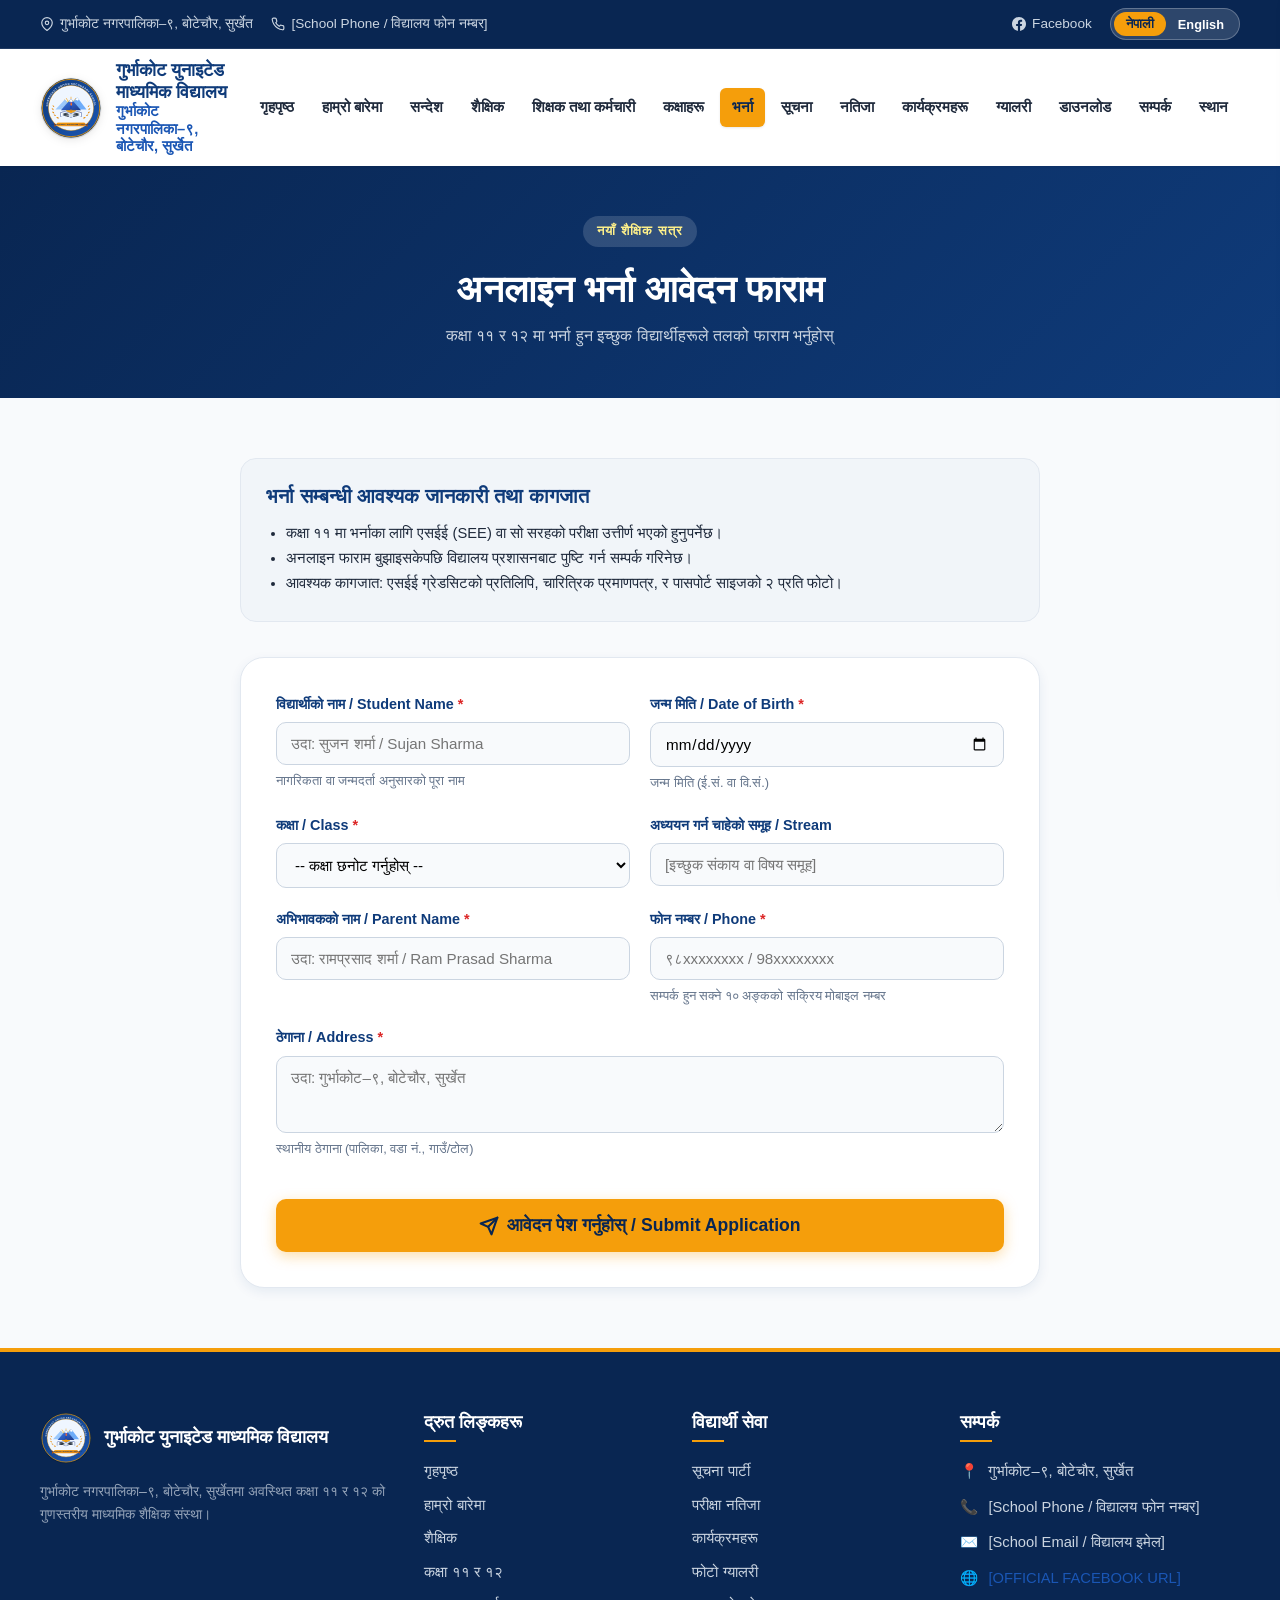
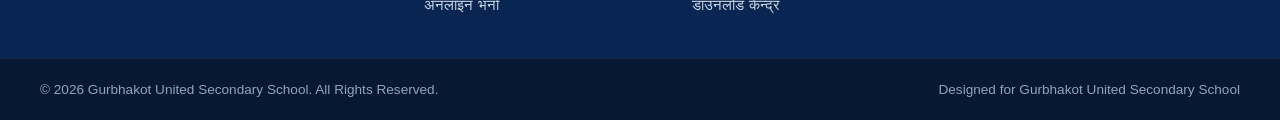
<file: admission.html>
<!DOCTYPE html>
<html lang="ne">
<head>
  <meta charset="UTF-8">
  <meta name="viewport" content="width=device-width, initial-scale=1.0">
  <title>Online Admission | Gurbhakot United Secondary School | अनलाइन भर्ना</title>
  <meta name="description" content="Online Admission Form for Class 11 and Class 12 at Gurbhakot United Secondary School, Botechaur, Surkhet. Apply online today.">
  <link rel="icon" type="image/svg+xml" href="images/logo/logo.svg">
  <link rel="stylesheet" href="css/style.css">
</head>
<body>

  <!-- Top Bar -->
  <aside class="top-bar">
    <div class="container">
      <div class="top-bar-left">
        <span class="top-info-item">
          <svg width="14" height="14" viewBox="0 0 24 24" fill="none" stroke="currentColor" stroke-width="2"><path d="M21 10c0 7-9 13-9 13s-9-6-9-13a9 9 0 0 1 18 0z"></path><circle cx="12" cy="10" r="3"></circle></svg>
          <span data-np="गुर्भाकोट नगरपालिका–९, बोटेचौर, सुर्खेत" data-en="Gurbhakot Municipality-9, Botechaur, Surkhet">गुर्भाकोट नगरपालिका–९, बोटेचौर, सुर्खेत</span>
        </span>
        <span class="top-info-item">
          <svg width="14" height="14" viewBox="0 0 24 24" fill="none" stroke="currentColor" stroke-width="2"><path d="M22 16.92v3a2 2 0 0 1-2.18 2 19.79 19.79 0 0 1-8.63-3.07 19.5 19.5 0 0 1-6-6 19.79 19.79 0 0 1-3.07-8.67A2 2 0 0 1 4.11 2h3a2 2 0 0 1 2 1.72 12.84 12.84 0 0 0 .7 2.81 2 2 0 0 1-.45 2.11L8.09 9.91a16 16 0 0 0 6 6l1.27-1.27a2 2 0 0 1 2.11-.45 12.84 12.84 0 0 0 2.81.7A2 2 0 0 1 22 16.92z"></path></svg>
          <span class="school-phone-display">[School Phone]</span>
        </span>
      </div>
      <div class="top-bar-right">
        <a href="#" class="top-info-item school-facebook-link" target="_blank" rel="noopener noreferrer">
          <svg width="14" height="14" viewBox="0 0 24 24" fill="currentColor"><path d="M24 12.073c0-6.627-5.373-12-12-12s-12 5.373-12 12c0 5.99 4.388 10.954 10.125 11.854v-8.385H7.078v-3.47h3.047V9.43c0-3.007 1.792-4.669 4.533-4.669 1.312 0 2.686.235 2.686.235v2.953H15.83c-1.491 0-1.956.925-1.956 1.874v2.25h3.328l-.532 3.47h-2.796v8.385C19.612 23.027 24 18.062 24 12.073z"/></svg>
          <span>Facebook</span>
        </a>
        <div class="lang-switcher">
          <button class="lang-btn lang-btn-np active" data-lang="np">नेपाली</button>
          <button class="lang-btn lang-btn-en" data-lang="en">English</button>
        </div>
      </div>
    </div>
  </aside>

  <!-- Header -->
  <header class="main-header" id="mainHeader">
    <div class="container header-container">
      <a href="index.html" class="school-brand">
        <img src="images/logo/logo.svg" alt="Logo" class="school-logo" />
        <div class="brand-text">
          <span class="school-name-np" data-np="गुर्भाकोट युनाइटेड माध्यमिक विद्यालय" data-en="Gurbhakot United Secondary School">गुर्भाकोट युनाइटेड माध्यमिक विद्यालय</span>
          <span class="school-name-en" data-np="गुर्भाकोट नगरपालिका–९, बोटेचौर, सुर्खेत" data-en="Gurbhakot Municipality-9, Botechaur, Surkhet">गुर्भाकोट नगरपालिका–९, बोटेचौर, सुर्खेत</span>
        </div>
      </a>

      <nav class="nav-menu">
        <a href="index.html" class="nav-link" data-np="गृहपृष्ठ" data-en="Home">गृहपृष्ठ</a>
        <a href="about.html" class="nav-link" data-np="हाम्रो बारेमा" data-en="About Us">हाम्रो बारेमा</a>
        <a href="message.html" class="nav-link" data-np="सन्देश" data-en="Message">सन्देश</a>
        <a href="academic.html" class="nav-link" data-np="शैक्षिक" data-en="Academic">शैक्षिक</a>
        <a href="teachers.html" class="nav-link" data-np="शिक्षक तथा कर्मचारी" data-en="Teachers & Staff">शिक्षक तथा कर्मचारी</a>
        <a href="classes.html" class="nav-link" data-np="कक्षाहरू" data-en="Classes">कक्षाहरू</a>
        <a href="admission.html" class="nav-link active nav-cta" data-np="भर्ना" data-en="Admission">भर्ना</a>
        <a href="notices.html" class="nav-link" data-np="सूचना" data-en="Notice">सूचना</a>
        <a href="results.html" class="nav-link" data-np="नतिजा" data-en="Results">नतिजा</a>
        <a href="events.html" class="nav-link" data-np="कार्यक्रमहरू" data-en="Events">कार्यक्रमहरू</a>
        <a href="gallery.html" class="nav-link" data-np="ग्यालरी" data-en="Gallery">ग्यालरी</a>
        <a href="downloads.html" class="nav-link" data-np="डाउनलोड" data-en="Downloads">डाउनलोड</a>
        <a href="contact.html" class="nav-link" data-np="सम्पर्क" data-en="Contact">सम्पर्क</a>
        <a href="location.html" class="nav-link" data-np="स्थान" data-en="Location">स्थान</a>
      </nav>

      <button class="menu-toggle" id="menuToggleBtn" aria-label="Toggle navigation">
        <span></span><span></span><span></span>
      </button>
    </div>
  </header>

  <!-- Mobile Drawer -->
  <div class="mobile-nav-overlay" id="mobileOverlay"></div>
  <aside class="mobile-drawer" id="mobileDrawer">
    <div class="mobile-drawer-header">
      <div class="mobile-drawer-title" data-np="मेनु / नेभिगेसन" data-en="Menu Navigation">मेनु / नेभिगेसन</div>
      <button class="drawer-close-btn" id="drawerCloseBtn">&times;</button>
    </div>
    <div class="mobile-nav-list">
      <a href="index.html" class="mobile-nav-link" data-np="गृहपृष्ठ (Home)" data-en="Home">गृहपृष्ठ (Home)</a>
      <a href="about.html" class="mobile-nav-link" data-np="हाम्रो बारेमा (About Us)" data-en="About Us">हाम्रो बारेमा (About Us)</a>
      <a href="message.html" class="mobile-nav-link" data-np="सन्देश (Message)" data-en="Message">सन्देश (Message)</a>
      <a href="academic.html" class="mobile-nav-link" data-np="शैक्षिक (Academic)" data-en="Academic">शैक्षिक (Academic)</a>
      <a href="teachers.html" class="mobile-nav-link" data-np="शिक्षक तथा कर्मचारी (Teachers & Staff)" data-en="Teachers & Staff">शिक्षक तथा कर्मचारी (Teachers & Staff)</a>
      <a href="classes.html" class="mobile-nav-link" data-np="कक्षाहरू (Classes 11-12)" data-en="Classes 11-12">कक्षाहरू (Classes 11-12)</a>
      <a href="admission.html" class="mobile-nav-link active" style="color: var(--accent-gold-hover); font-weight:700;" data-np="अनलाइन भर्ना (Online Admission)" data-en="Online Admission">अनलाइन भर्ना (Online Admission)</a>
      <a href="notices.html" class="mobile-nav-link" data-np="सूचना पार्टी (Notice Board)" data-en="Notice Board">सूचना पार्टी (Notice Board)</a>
      <a href="results.html" class="mobile-nav-link" data-np="नतिजा खोजी (Results)" data-en="Results">नतिजा खोजी (Results)</a>
      <a href="events.html" class="mobile-nav-link" data-np="कार्यक्रमहरू (Events)" data-en="Events">कार्यक्रमहरू (Events)</a>
      <a href="gallery.html" class="mobile-nav-link" data-np="फोटो ग्यालरी (Gallery)" data-en="Photo Gallery">फोटो ग्यालरी (Photo Gallery)</a>
      <a href="downloads.html" class="mobile-nav-link" data-np="डाउनलोड केन्द्र (Downloads)" data-en="Downloads">डाउनलोड केन्द्र (Downloads)</a>
      <a href="contact.html" class="mobile-nav-link" data-np="सम्पर्क (Contact Us)" data-en="Contact Us">सम्पर्क (Contact Us)</a>
      <a href="location.html" class="mobile-nav-link" data-np="स्थान तथा नक्सा (Location)" data-en="Location & Map">स्थान तथा नक्सा (Location)</a>
    </div>
  </aside>

  <!-- Banner -->
  <section style="background: linear-gradient(135deg, var(--primary-dark) 0%, var(--primary-blue) 100%); color: var(--white); padding: 50px 0; text-align: center;">
    <div class="container">
      <span class="section-tag" style="background: rgba(255,255,255,0.15); color: #fef08a;" data-np="नयाँ शैक्षिक सत्र" data-en="New Academic Session">नयाँ शैक्षिक सत्र</span>
      <h1 style="font-size: 2.3rem; color: var(--white); margin-top: 10px;" data-np="अनलाइन भर्ना आवेदन फाराम" data-en="Online Admission Form">अनलाइन भर्ना आवेदन फाराम</h1>
      <p style="color: #cbd5e1; font-size: 1rem; max-width: 600px; margin: 10px auto 0;" data-np="कक्षा ११ र १२ मा भर्ना हुन इच्छुक विद्यार्थीहरूले तलको फाराम भर्नुहोस्" data-en="Prospective students for Grade 11 & 12 can submit their application online below">
        कक्षा ११ र १२ मा भर्ना हुन इच्छुक विद्यार्थीहरूले तलको फाराम भर्नुहोस्
      </p>
    </div>
  </section>

  <!-- Admission Section -->
  <section class="section">
    <div class="container">

      <!-- Instructions & Eligibility Card -->
      <div style="max-width: 800px; margin: 0 auto 35px; background: var(--bg-subtle); border-radius: var(--radius-lg); border: 1.5px solid var(--border-light); padding: 25px;">
        <h3 style="color: var(--primary-blue); font-size: 1.25rem; margin-bottom: 12px;" data-np="भर्ना सम्बन्धी आवश्यक जानकारी तथा कागजात" data-en="Admission Guidelines & Requirements">
          भर्ना सम्बन्धी आवश्यक जानकारी तथा कागजात
        </h3>
        <ul style="list-style: disc; padding-left: 20px; font-size: 0.92rem; line-height: 1.7; color: var(--text-main);">
          <li data-np="कक्षा ११ मा भर्नाका लागि एसईई (SEE) वा सो सरहको परीक्षा उत्तीर्ण भएको हुनुपर्नेछ।" data-en="Passed SEE (Secondary Education Examination) or equivalent for Class 11.">कक्षा ११ मा भर्नाका लागि एसईई (SEE) वा सो सरहको परीक्षा उत्तीर्ण भएको हुनुपर्नेछ।</li>
          <li data-np="अनलाइन फाराम बुझाइसकेपछि विद्यालय प्रशासनबाट पुष्टि गर्न सम्पर्क गरिनेछ।" data-en="The administration office will contact applicants after form submission.">अनलाइन फाराम बुझाइसकेपछि विद्यालय प्रशासनबाट पुष्टि गर्न सम्पर्क गरिनेछ।</li>
          <li data-np="आवश्यक कागजात: एसईई ग्रेडसिटको प्रतिलिपि, चारित्रिक प्रमाणपत्र, र पासपोर्ट साइजको २ प्रति फोटो।" data-en="Required at enrollment: SEE Grade Sheet, Character Certificate, and 2 passport photos.">आवश्यक कागजात: एसईई ग्रेडसिटको प्रतिलिपि, चारित्रिक प्रमाणपत्र, र पासपोर्ट साइजको २ प्रति फोटो।</li>
        </ul>
      </div>

      <!-- Online Admission Form Card -->
      <div class="form-card">
        <form id="admissionForm" novalidate>
          <div class="form-grid">

            <!-- 1. Student Name -->
            <div class="form-group">
              <label class="form-label" for="studentName">
                <span data-np="विद्यार्थीको नाम / Student Name" data-en="Student Name">विद्यार्थीको नाम / Student Name</span>
                <span class="required">*</span>
              </label>
              <input type="text" id="studentName" name="studentName" class="form-control" 
                     placeholder="उदा: सुजन शर्मा / Sujan Sharma" 
                     data-np-placeholder="उदा: सुजन शर्मा / Sujan Sharma" 
                     data-en-placeholder="e.g. Sujan Sharma" required />
              <span class="form-helper" data-np="नागरिकता वा जन्मदर्ता अनुसारको पूरा नाम" data-en="Full legal name as per birth/SEE certificate">नागरिकता वा जन्मदर्ता अनुसारको पूरा नाम</span>
            </div>

            <!-- 2. Date of Birth -->
            <div class="form-group">
              <label class="form-label" for="dob">
                <span data-np="जन्म मिति / Date of Birth" data-en="Date of Birth">जन्म मिति / Date of Birth</span>
                <span class="required">*</span>
              </label>
              <input type="date" id="dob" name="dob" class="form-control" required />
              <span class="form-helper" data-np="जन्म मिति (ई.सं. वा वि.सं.)" data-en="Select date of birth">जन्म मिति (ई.सं. वा वि.सं.)</span>
            </div>

            <!-- 3. Class (11 or 12) -->
            <div class="form-group">
              <label class="form-label" for="studentClass">
                <span data-np="कक्षा / Class" data-en="Applying for Class">कक्षा / Class</span>
                <span class="required">*</span>
              </label>
              <select id="studentClass" name="studentClass" class="form-control" required>
                <option value="" data-np="-- कक्षा छनोट गर्नुहोस् --" data-en="-- Select Class --">-- कक्षा छनोट गर्नुहोस् --</option>
                <option value="11" data-np="कक्षा ११ (Grade 11)" data-en="Grade 11">कक्षा ११ (Grade 11)</option>
                <option value="12" data-np="कक्षा १२ (Grade 12)" data-en="Grade 12">कक्षा १२ (Grade 12)</option>
              </select>
            </div>

            <!-- 4. Desired Stream/Group (Optional Placeholder) -->
            <div class="form-group">
              <label class="form-label" for="stream">
                <span data-np="अध्ययन गर्न चाहेको समूह / Stream" data-en="Intended Stream / Group">अध्ययन गर्न चाहेको समूह / Stream</span>
              </label>
              <input type="text" id="stream" name="stream" class="form-control" 
                     placeholder="[इच्छुक संकाय वा विषय समूह]" 
                     data-np-placeholder="[इच्छुक संकाय वा विषय समूह]" 
                     data-en-placeholder="[Intended stream or subjects]" />
            </div>

            <!-- 5. Parent / Guardian Name -->
            <div class="form-group">
              <label class="form-label" for="parentName">
                <span data-np="अभिभावकको नाम / Parent Name" data-en="Parent / Guardian Name">अभिभावकको नाम / Parent Name</span>
                <span class="required">*</span>
              </label>
              <input type="text" id="parentName" name="parentName" class="form-control" 
                     placeholder="उदा: रामप्रसाद शर्मा / Ram Prasad Sharma" 
                     data-np-placeholder="उदा: रामप्रसाद शर्मा / Ram Prasad Sharma" 
                     data-en-placeholder="e.g. Ram Prasad Sharma" required />
            </div>

            <!-- 6. Phone Number -->
            <div class="form-group">
              <label class="form-label" for="phone">
                <span data-np="फोन नम्बर / Phone" data-en="Phone / Mobile Number">फोन नम्बर / Phone</span>
                <span class="required">*</span>
              </label>
              <input type="tel" id="phone" name="phone" class="form-control" 
                     placeholder="९८xxxxxxxx / 98xxxxxxxx" 
                     data-np-placeholder="९८xxxxxxxx / 98xxxxxxxx" 
                     data-en-placeholder="98xxxxxxxx (10 digits)" required />
              <span class="form-helper" data-np="सम्पर्क हुन सक्ने १० अङ्कको सक्रिय मोबाइल नम्बर" data-en="Active 10-digit mobile number for SMS/call">सम्पर्क हुन सक्ने १० अङ्कको सक्रिय मोबाइल नम्बर</span>
            </div>

            <!-- 7. Address -->
            <div class="form-group full-width">
              <label class="form-label" for="address">
                <span data-np="ठेगाना / Address" data-en="Permanent / Residential Address">ठेगाना / Address</span>
                <span class="required">*</span>
              </label>
              <textarea id="address" name="address" rows="3" class="form-control" 
                        placeholder="उदा: गुर्भाकोट–९, बोटेचौर, सुर्खेत" 
                        data-np-placeholder="उदा: गुर्भाकोट–९, बोटेचौर, सुर्खेत" 
                        data-en-placeholder="e.g. Gurbhakot-9, Botechaur, Surkhet" required></textarea>
              <span class="form-helper" data-np="स्थानीय ठेगाना (पालिका, वडा नं., गाउँ/टोल)" data-en="Municipality, Ward No., Village/Tole">स्थानीय ठेगाना (पालिका, वडा नं., गाउँ/टोल)</span>
            </div>

            <!-- Submit Button -->
            <div class="form-group full-width mt-20">
              <button type="submit" class="btn btn-primary btn-block" style="font-size: 1.1rem; padding: 14px;">
                <svg width="20" height="20" viewBox="0 0 24 24" fill="none" stroke="currentColor" stroke-width="2.5" stroke-linecap="round" stroke-linejoin="round">
                  <line x1="22" y1="2" x2="11" y2="13"></line>
                  <polygon points="22 2 15 22 11 13 2 9 22 2"></polygon>
                </svg>
                <span data-np="आवेदन पेश गर्नुहोस् / Submit Application" data-en="Submit Application">आवेदन पेश गर्नुहोस् / Submit Application</span>
              </button>
            </div>

          </div>
        </form>
      </div>

    </div>
  </section>

  <!-- Footer -->
  <footer class="footer">
    <div class="container">
      <div class="footer-grid">
        <div class="footer-col">
          <div class="footer-logo-row">
            <img src="images/logo/logo.svg" alt="Logo" class="footer-logo" />
            <div class="footer-school-name" data-np="गुर्भाकोट युनाइटेड माध्यमिक विद्यालय" data-en="Gurbhakot United Secondary School">गुर्भाकोट युनाइटेड माध्यमिक विद्यालय</div>
          </div>
          <p class="footer-desc" data-np="गुर्भाकोट नगरपालिका–९, बोटेचौर, सुर्खेतमा अवस्थित कक्षा ११ र १२ को गुणस्तरीय माध्यमिक शैक्षिक संस्था।" data-en="Quality secondary school education for Grades 11-12 in Botechaur, Surkhet.">गुर्भाकोट नगरपालिका–९, बोटेचौर, सुर्खेतमा अवस्थित कक्षा ११ र १२ को गुणस्तरीय माध्यमिक शैक्षिक संस्था।</p>
        </div>
        <div class="footer-col">
          <h4 class="footer-title" data-np="द्रुत लिङ्कहरू" data-en="Quick Links">द्रुत लिङ्कहरू</h4>
          <div class="footer-links">
            <a href="index.html" data-np="गृहपृष्ठ" data-en="Home">गृहपृष्ठ</a>
            <a href="about.html" data-np="हाम्रो बारेमा" data-en="About Us">हाम्रो बारेमा</a>
            <a href="academic.html" data-np="शैक्षिक" data-en="Academic">शैक्षिक</a>
            <a href="classes.html" data-np="कक्षा ११ र १२" data-en="Classes 11 & 12">कक्षा ११ र १२</a>
            <a href="admission.html" data-np="अनलाइन भर्ना" data-en="Admission">अनलाइन भर्ना</a>
          </div>
        </div>
        <div class="footer-col">
          <h4 class="footer-title" data-np="विद्यार्थी सेवा" data-en="Student Services">विद्यार्थी सेवा</h4>
          <div class="footer-links">
            <a href="notices.html" data-np="सूचना पार्टी" data-en="Notices">सूचना पार्टी</a>
            <a href="results.html" data-np="परीक्षा नतिजा" data-en="Results">परीक्षा नतिजा</a>
            <a href="events.html" data-np="कार्यक्रमहरू" data-en="Events">कार्यक्रमहरू</a>
            <a href="gallery.html" data-np="फोटो ग्यालरी" data-en="Gallery">फोटो ग्यालरी</a>
            <a href="downloads.html" data-np="डाउनलोड केन्द्र" data-en="Downloads">डाउनलोड केन्द्र</a>
          </div>
        </div>
        <div class="footer-col">
          <h4 class="footer-title" data-np="सम्पर्क" data-en="Contact">सम्पर्क</h4>
          <div class="footer-contact-list">
            <div class="footer-contact-item"><span>📍</span><span>गुर्भाकोट–९, बोटेचौर, सुर्खेत</span></div>
            <div class="footer-contact-item"><span>📞</span><span class="school-phone-display">[School Phone]</span></div>
            <div class="footer-contact-item"><span>✉️</span><span class="school-email-display">[School Email]</span></div>
            <div class="footer-contact-item"><span>🌐</span><a href="#" class="school-facebook-link" target="_blank" rel="noopener">[OFFICIAL FACEBOOK URL]</a></div>
          </div>
        </div>
      </div>
    </div>
    <div class="footer-bottom">
      <div class="container">
        <div>&copy; 2026 Gurbhakot United Secondary School. All Rights Reserved.</div>
        <div>Designed for Gurbhakot United Secondary School</div>
      </div>
    </div>
  </footer>

  <script src="js/config.js"></script>
  <script src="js/language.js"></script>
  <script src="js/script.js"></script>
  <script src="js/admission.js"></script>
</body>
</html>
</file>
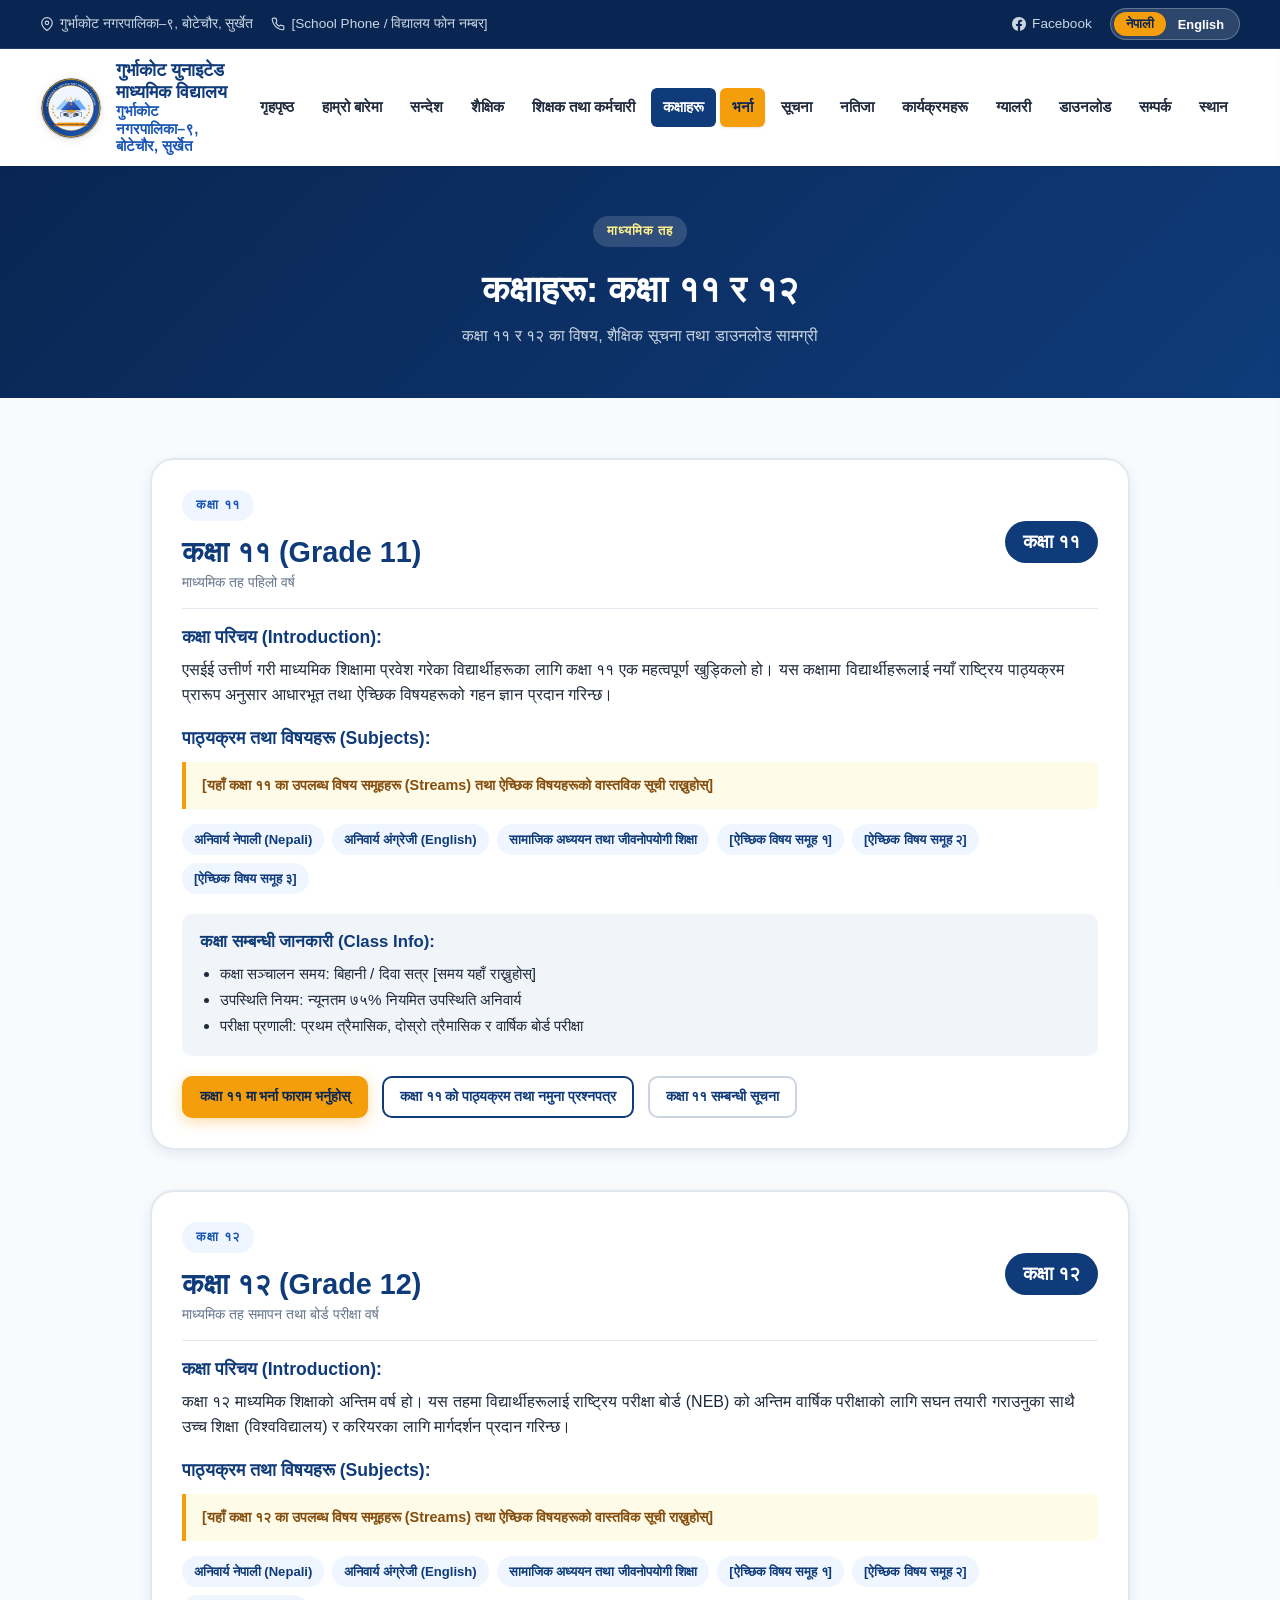
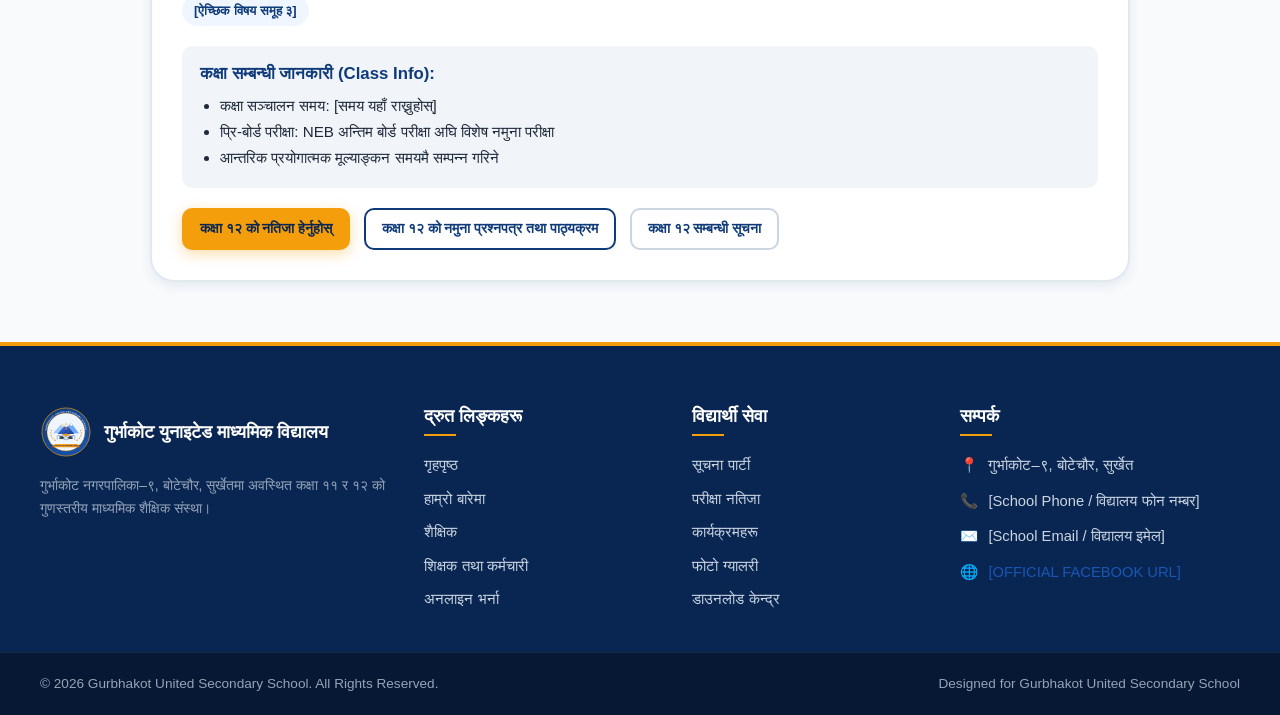
<file: classes.html>
<!DOCTYPE html>
<html lang="ne">
<head>
  <meta charset="UTF-8">
  <meta name="viewport" content="width=device-width, initial-scale=1.0">
  <title>Classes 11 & 12 | Gurbhakot United Secondary School | कक्षाहरू</title>
  <meta name="description" content="Detailed information on Grade 11 and Grade 12 classes at Gurbhakot United Secondary School, Botechaur, Surkhet - Subjects, materials, and routines.">
  <link rel="icon" type="image/svg+xml" href="images/logo/logo.svg">
  <link rel="stylesheet" href="css/style.css">
</head>
<body>

  <!-- Top Bar -->
  <aside class="top-bar">
    <div class="container">
      <div class="top-bar-left">
        <span class="top-info-item">
          <svg width="14" height="14" viewBox="0 0 24 24" fill="none" stroke="currentColor" stroke-width="2"><path d="M21 10c0 7-9 13-9 13s-9-6-9-13a9 9 0 0 1 18 0z"></path><circle cx="12" cy="10" r="3"></circle></svg>
          <span data-np="गुर्भाकोट नगरपालिका–९, बोटेचौर, सुर्खेत" data-en="Gurbhakot Municipality-9, Botechaur, Surkhet">गुर्भाकोट नगरपालिका–९, बोटेचौर, सुर्खेत</span>
        </span>
        <span class="top-info-item">
          <svg width="14" height="14" viewBox="0 0 24 24" fill="none" stroke="currentColor" stroke-width="2"><path d="M22 16.92v3a2 2 0 0 1-2.18 2 19.79 19.79 0 0 1-8.63-3.07 19.5 19.5 0 0 1-6-6 19.79 19.79 0 0 1-3.07-8.67A2 2 0 0 1 4.11 2h3a2 2 0 0 1 2 1.72 12.84 12.84 0 0 0 .7 2.81 2 2 0 0 1-.45 2.11L8.09 9.91a16 16 0 0 0 6 6l1.27-1.27a2 2 0 0 1 2.11-.45 12.84 12.84 0 0 0 2.81.7A2 2 0 0 1 22 16.92z"></path></svg>
          <span class="school-phone-display">[School Phone]</span>
        </span>
      </div>
      <div class="top-bar-right">
        <a href="#" class="top-info-item school-facebook-link" target="_blank" rel="noopener noreferrer">
          <svg width="14" height="14" viewBox="0 0 24 24" fill="currentColor"><path d="M24 12.073c0-6.627-5.373-12-12-12s-12 5.373-12 12c0 5.99 4.388 10.954 10.125 11.854v-8.385H7.078v-3.47h3.047V9.43c0-3.007 1.792-4.669 4.533-4.669 1.312 0 2.686.235 2.686.235v2.953H15.83c-1.491 0-1.956.925-1.956 1.874v2.25h3.328l-.532 3.47h-2.796v8.385C19.612 23.027 24 18.062 24 12.073z"/></svg>
          <span>Facebook</span>
        </a>
        <div class="lang-switcher">
          <button class="lang-btn lang-btn-np active" data-lang="np">नेपाली</button>
          <button class="lang-btn lang-btn-en" data-lang="en">English</button>
        </div>
      </div>
    </div>
  </aside>

  <!-- Header -->
  <header class="main-header" id="mainHeader">
    <div class="container header-container">
      <a href="index.html" class="school-brand">
        <img src="images/logo/logo.svg" alt="Logo" class="school-logo" />
        <div class="brand-text">
          <span class="school-name-np" data-np="गुर्भाकोट युनाइटेड माध्यमिक विद्यालय" data-en="Gurbhakot United Secondary School">गुर्भाकोट युनाइटेड माध्यमिक विद्यालय</span>
          <span class="school-name-en" data-np="गुर्भाकोट नगरपालिका–९, बोटेचौर, सुर्खेत" data-en="Gurbhakot Municipality-9, Botechaur, Surkhet">गुर्भाकोट नगरपालिका–९, बोटेचौर, सुर्खेत</span>
        </div>
      </a>

      <nav class="nav-menu">
        <a href="index.html" class="nav-link" data-np="गृहपृष्ठ" data-en="Home">गृहपृष्ठ</a>
        <a href="about.html" class="nav-link" data-np="हाम्रो बारेमा" data-en="About Us">हाम्रो बारेमा</a>
        <a href="message.html" class="nav-link" data-np="सन्देश" data-en="Message">सन्देश</a>
        <a href="academic.html" class="nav-link" data-np="शैक्षिक" data-en="Academic">शैक्षिक</a>
        <a href="teachers.html" class="nav-link" data-np="शिक्षक तथा कर्मचारी" data-en="Teachers & Staff">शिक्षक तथा कर्मचारी</a>
        <a href="classes.html" class="nav-link active" data-np="कक्षाहरू" data-en="Classes">कक्षाहरू</a>
        <a href="admission.html" class="nav-link nav-cta" data-np="भर्ना" data-en="Admission">भर्ना</a>
        <a href="notices.html" class="nav-link" data-np="सूचना" data-en="Notice">सूचना</a>
        <a href="results.html" class="nav-link" data-np="नतिजा" data-en="Results">नतिजा</a>
        <a href="events.html" class="nav-link" data-np="कार्यक्रमहरू" data-en="Events">कार्यक्रमहरू</a>
        <a href="gallery.html" class="nav-link" data-np="ग्यालरी" data-en="Gallery">ग्यालरी</a>
        <a href="downloads.html" class="nav-link" data-np="डाउनलोड" data-en="Downloads">डाउनलोड</a>
        <a href="contact.html" class="nav-link" data-np="सम्पर्क" data-en="Contact">सम्पर्क</a>
        <a href="location.html" class="nav-link" data-np="स्थान" data-en="Location">स्थान</a>
      </nav>

      <button class="menu-toggle" id="menuToggleBtn" aria-label="Toggle navigation">
        <span></span><span></span><span></span>
      </button>
    </div>
  </header>

  <!-- Mobile Drawer -->
  <div class="mobile-nav-overlay" id="mobileOverlay"></div>
  <aside class="mobile-drawer" id="mobileDrawer">
    <div class="mobile-drawer-header">
      <div class="mobile-drawer-title" data-np="मेनु / नेभिगेसन" data-en="Menu Navigation">मेनु / नेभिगेसन</div>
      <button class="drawer-close-btn" id="drawerCloseBtn">&times;</button>
    </div>
    <div class="mobile-nav-list">
      <a href="index.html" class="mobile-nav-link" data-np="गृहपृष्ठ (Home)" data-en="Home">गृहपृष्ठ (Home)</a>
      <a href="about.html" class="mobile-nav-link" data-np="हाम्रो बारेमा (About Us)" data-en="About Us">हाम्रो बारेमा (About Us)</a>
      <a href="message.html" class="mobile-nav-link" data-np="सन्देश (Message)" data-en="Message">सन्देश (Message)</a>
      <a href="academic.html" class="mobile-nav-link" data-np="शैक्षिक (Academic)" data-en="Academic">शैक्षिक (Academic)</a>
      <a href="teachers.html" class="mobile-nav-link" data-np="शिक्षक तथा कर्मचारी (Teachers & Staff)" data-en="Teachers & Staff">शिक्षक तथा कर्मचारी (Teachers & Staff)</a>
      <a href="classes.html" class="mobile-nav-link active" data-np="कक्षाहरू (Classes 11-12)" data-en="Classes 11-12">कक्षाहरू (Classes 11-12)</a>
      <a href="admission.html" class="mobile-nav-link" data-np="अनलाइन भर्ना (Online Admission)" data-en="Online Admission">अनलाइन भर्ना (Online Admission)</a>
      <a href="notices.html" class="mobile-nav-link" data-np="सूचना पार्टी (Notice Board)" data-en="Notice Board">सूचना पार्टी (Notice Board)</a>
      <a href="results.html" class="mobile-nav-link" data-np="नतिजा खोजी (Results)" data-en="Results">नतिजा खोजी (Results)</a>
      <a href="events.html" class="mobile-nav-link" data-np="कार्यक्रमहरू (Events)" data-en="Events">कार्यक्रमहरू (Events)</a>
      <a href="gallery.html" class="mobile-nav-link" data-np="फोटो ग्यालरी (Gallery)" data-en="Photo Gallery">फोटो ग्यालरी (Photo Gallery)</a>
      <a href="downloads.html" class="mobile-nav-link" data-np="डाउनलोड केन्द्र (Downloads)" data-en="Downloads">डाउनलोड केन्द्र (Downloads)</a>
      <a href="contact.html" class="mobile-nav-link" data-np="सम्पर्क (Contact Us)" data-en="Contact Us">सम्पर्क (Contact Us)</a>
      <a href="location.html" class="mobile-nav-link" data-np="स्थान तथा नक्सा (Location)" data-en="Location & Map">स्थान तथा नक्सा (Location)</a>
    </div>
  </aside>

  <!-- Banner -->
  <section style="background: linear-gradient(135deg, var(--primary-dark) 0%, var(--primary-blue) 100%); color: var(--white); padding: 50px 0; text-align: center;">
    <div class="container">
      <span class="section-tag" style="background: rgba(255,255,255,0.15); color: #fef08a;" data-np="माध्यमिक तह" data-en="Secondary Level">माध्यमिक तह</span>
      <h1 style="font-size: 2.3rem; color: var(--white); margin-top: 10px;" data-np="कक्षाहरू: कक्षा ११ र १२" data-en="Classes: Grade 11 & Grade 12">कक्षाहरू: कक्षा ११ र १२</h1>
      <p style="color: #cbd5e1; font-size: 1rem; max-width: 600px; margin: 10px auto 0;" data-np="कक्षा ११ र १२ का विषय, शैक्षिक सूचना तथा डाउनलोड सामग्री" data-en="Curriculum details, subjects, resources, and notices for Grades 11 and 12">
        कक्षा ११ र १२ का विषय, शैक्षिक सूचना तथा डाउनलोड सामग्री
      </p>
    </div>
  </section>

  <!-- Main Classes Content -->
  <section class="section">
    <div class="container" style="max-width: 1020px;">

      <!-- CLASS 11 CONTAINER -->
      <div class="class-card" style="margin-bottom: 40px;" id="class11">
        <div class="class-header">
          <div>
            <span class="section-tag" data-np="कक्षा ११" data-en="Grade 11">कक्षा ११</span>
            <h2 style="font-size: 1.8rem; color: var(--primary-blue); margin-top: 4px;" data-np="कक्षा ११ (Grade 11)" data-en="Class 11 (Grade 11)">कक्षा ११ (Grade 11)</h2>
            <p style="color: var(--text-muted); font-size: 0.9rem;" data-np="माध्यमिक तह पहिलो वर्ष" data-en="First Year of Secondary Education">माध्यमिक तह पहिलो वर्ष</p>
          </div>
          <span class="class-badge">कक्षा ११</span>
        </div>

        <h4 style="font-size: 1.1rem; color: var(--primary-blue); margin-bottom: 8px;" data-np="कक्षा परिचय (Introduction):" data-en="Introduction:">
          कक्षा परिचय (Introduction):
        </h4>
        <p data-np="एसईई उत्तीर्ण गरी माध्यमिक शिक्षामा प्रवेश गरेका विद्यार्थीहरूका लागि कक्षा ११ एक महत्वपूर्ण खुड्किलो हो। यस कक्षामा विद्यार्थीहरूलाई नयाँ राष्ट्रिय पाठ्यक्रम प्रारूप अनुसार आधारभूत तथा ऐच्छिक विषयहरूको गहन ज्ञान प्रदान गरिन्छ।" data-en="Class 11 serves as an important gateway for students transitioning from SEE. Instruction is delivered through a balanced combination of theoretical depth and practical engagement.">
          एसईई उत्तीर्ण गरी माध्यमिक शिक्षामा प्रवेश गरेका विद्यार्थीहरूका लागि कक्षा ११ एक महत्वपूर्ण खुड्किलो हो। यस कक्षामा विद्यार्थीहरूलाई नयाँ राष्ट्रिय पाठ्यक्रम प्रारूप अनुसार आधारभूत तथा ऐच्छिक विषयहरूको गहन ज्ञान प्रदान गरिन्छ।
        </p>

        <!-- Subjects Section -->
        <div style="margin-top: 20px;">
          <h4 style="font-size: 1.1rem; color: var(--primary-blue); margin-bottom: 8px;" data-np="पाठ्यक्रम तथा विषयहरू (Subjects):" data-en="Subjects & Curriculum:">
            पाठ्यक्रम तथा विषयहरू (Subjects):
          </h4>
          <div class="placeholder-box" data-np="[यहाँ कक्षा ११ का उपलब्ध विषय समूहहरू (Streams) तथा ऐच्छिक विषयहरूको वास्तविक सूची राख्नुहोस्]" data-en="[Insert actual list of Grade 11 streams, electives, and subjects here]">
            [यहाँ कक्षा ११ का उपलब्ध विषय समूहहरू (Streams) तथा ऐच्छिक विषयहरूको वास्तविक सूची राख्नुहोस्]
          </div>
          <div class="subject-pill-list">
            <span class="subject-pill">अनिवार्य नेपाली (Nepali)</span>
            <span class="subject-pill">अनिवार्य अंग्रेजी (English)</span>
            <span class="subject-pill">सामाजिक अध्ययन तथा जीवनोपयोगी शिक्षा</span>
            <span class="subject-pill">[ऐच्छिक विषय समूह १]</span>
            <span class="subject-pill">[ऐच्छिक विषय समूह २]</span>
            <span class="subject-pill">[ऐच्छिक विषय समूह ३]</span>
          </div>
        </div>

        <!-- Class Information -->
        <div style="margin-top: 20px; background: var(--bg-subtle); padding: 18px; border-radius: var(--radius-md);">
          <h4 style="font-size: 1.05rem; color: var(--primary-blue); margin-bottom: 8px;" data-np="कक्षा सम्बन्धी जानकारी (Class Info):" data-en="Class Information:">
            कक्षा सम्बन्धी जानकारी (Class Info):
          </h4>
          <ul style="list-style: disc; padding-left: 20px; font-size: 0.95rem; line-height: 1.7;">
            <li data-np="कक्षा सञ्चालन समय: बिहानी / दिवा सत्र [समय यहाँ राख्नुहोस्]" data-en="Class Timing: Morning / Day Shift [Insert Class Time here]">कक्षा सञ्चालन समय: बिहानी / दिवा सत्र [समय यहाँ राख्नुहोस्]</li>
            <li data-np="उपस्थिति नियम: न्यूनतम ७५% नियमित उपस्थिति अनिवार्य" data-en="Attendance: Minimum 75% regular attendance mandatory">उपस्थिति नियम: न्यूनतम ७५% नियमित उपस्थिति अनिवार्य</li>
            <li data-np="परीक्षा प्रणाली: प्रथम त्रैमासिक, दोस्रो त्रैमासिक र वार्षिक बोर्ड परीक्षा" data-en="Exams: First Term, Second Term & Annual Examination">परीक्षा प्रणाली: प्रथम त्रैमासिक, दोस्रो त्रैमासिक र वार्षिक बोर्ड परीक्षा</li>
          </ul>
        </div>

        <!-- Actions -->
        <div class="hero-actions mt-20">
          <a href="admission.html" class="btn btn-primary btn-sm" data-np="कक्षा ११ मा भर्ना फाराम भर्नुहोस्" data-en="Apply for Class 11 Admission">
            कक्षा ११ मा भर्ना फाराम भर्नुहोस्
          </a>
          <a href="downloads.html" class="btn btn-outline-primary btn-sm" data-np="कक्षा ११ को पाठ्यक्रम तथा नमुना प्रश्नपत्र" data-en="Download Class 11 Syllabus">
            कक्षा ११ को पाठ्यक्रम तथा नमुना प्रश्नपत्र
          </a>
          <a href="notices.html" class="btn btn-secondary btn-sm" style="color: var(--primary-blue); border-color: var(--border-medium);" data-np="कक्षा ११ सम्बन्धी सूचना" data-en="Class 11 Notices">
            कक्षा ११ सम्बन्धी सूचना
          </a>
        </div>
      </div>


      <!-- CLASS 12 CONTAINER -->
      <div class="class-card" id="class12">
        <div class="class-header">
          <div>
            <span class="section-tag" data-np="कक्षा १२" data-en="Grade 12">कक्षा १२</span>
            <h2 style="font-size: 1.8rem; color: var(--primary-blue); margin-top: 4px;" data-np="कक्षा १२ (Grade 12)" data-en="Class 12 (Grade 12)">कक्षा १२ (Grade 12)</h2>
            <p style="color: var(--text-muted); font-size: 0.9rem;" data-np="माध्यमिक तह समापन तथा बोर्ड परीक्षा वर्ष" data-en="Senior Secondary Graduation & Board Exam Year">माध्यमिक तह समापन तथा बोर्ड परीक्षा वर्ष</p>
          </div>
          <span class="class-badge">कक्षा १२</span>
        </div>

        <h4 style="font-size: 1.1rem; color: var(--primary-blue); margin-bottom: 8px;" data-np="कक्षा परिचय (Introduction):" data-en="Introduction:">
          कक्षा परिचय (Introduction):
        </h4>
        <p data-np="कक्षा १२ माध्यमिक शिक्षाको अन्तिम वर्ष हो। यस तहमा विद्यार्थीहरूलाई राष्ट्रिय परीक्षा बोर्ड (NEB) को अन्तिम वार्षिक परीक्षाको लागि सघन तयारी गराउनुका साथै उच्च शिक्षा (विश्वविद्यालय) र करियरका लागि मार्गदर्शन प्रदान गरिन्छ।" data-en="Grade 12 represents the senior graduating tier of school education. Curricula focus on thorough board preparation, conceptual mastery, and university readiness.">
          कक्षा १२ माध्यमिक शिक्षाको अन्तिम वर्ष हो। यस तहमा विद्यार्थीहरूलाई राष्ट्रिय परीक्षा बोर्ड (NEB) को अन्तिम वार्षिक परीक्षाको लागि सघन तयारी गराउनुका साथै उच्च शिक्षा (विश्वविद्यालय) र करियरका लागि मार्गदर्शन प्रदान गरिन्छ।
        </p>

        <!-- Subjects Section -->
        <div style="margin-top: 20px;">
          <h4 style="font-size: 1.1rem; color: var(--primary-blue); margin-bottom: 8px;" data-np="पाठ्यक्रम तथा विषयहरू (Subjects):" data-en="Subjects & Curriculum:">
            पाठ्यक्रम तथा विषयहरू (Subjects):
          </h4>
          <div class="placeholder-box" data-np="[यहाँ कक्षा १२ का उपलब्ध विषय समूहहरू (Streams) तथा ऐच्छिक विषयहरूको वास्तविक सूची राख्नुहोस्]" data-en="[Insert actual list of Grade 12 streams, electives, and subjects here]">
            [यहाँ कक्षा १२ का उपलब्ध विषय समूहहरू (Streams) तथा ऐच्छिक विषयहरूको वास्तविक सूची राख्नुहोस्]
          </div>
          <div class="subject-pill-list">
            <span class="subject-pill">अनिवार्य नेपाली (Nepali)</span>
            <span class="subject-pill">अनिवार्य अंग्रेजी (English)</span>
            <span class="subject-pill">सामाजिक अध्ययन तथा जीवनोपयोगी शिक्षा</span>
            <span class="subject-pill">[ऐच्छिक विषय समूह १]</span>
            <span class="subject-pill">[ऐच्छिक विषय समूह २]</span>
            <span class="subject-pill">[ऐच्छिक विषय समूह ३]</span>
          </div>
        </div>

        <!-- Class Information -->
        <div style="margin-top: 20px; background: var(--bg-subtle); padding: 18px; border-radius: var(--radius-md);">
          <h4 style="font-size: 1.05rem; color: var(--primary-blue); margin-bottom: 8px;" data-np="कक्षा सम्बन्धी जानकारी (Class Info):" data-en="Class Information:">
            कक्षा सम्बन्धी जानकारी (Class Info):
          </h4>
          <ul style="list-style: disc; padding-left: 20px; font-size: 0.95rem; line-height: 1.7;">
            <li data-np="कक्षा सञ्चालन समय: [समय यहाँ राख्नुहोस्]" data-en="Class Timing: [Insert Class Timing here]">कक्षा सञ्चालन समय: [समय यहाँ राख्नुहोस्]</li>
            <li data-np="प्रि-बोर्ड परीक्षा: NEB अन्तिम बोर्ड परीक्षा अघि विशेष नमुना परीक्षा" data-en="Pre-Board Exams: Intensive model examination prior to NEB finals">प्रि-बोर्ड परीक्षा: NEB अन्तिम बोर्ड परीक्षा अघि विशेष नमुना परीक्षा</li>
            <li data-np="आन्तरिक प्रयोगात्मक मूल्याङ्कन समयमै सम्पन्न गरिने" data-en="Timely completion of practicals and continuous internal evaluation">आन्तरिक प्रयोगात्मक मूल्याङ्कन समयमै सम्पन्न गरिने</li>
          </ul>
        </div>

        <!-- Actions -->
        <div class="hero-actions mt-20">
          <a href="results.html" class="btn btn-primary btn-sm" data-np="कक्षा १२ को नतिजा हेर्नुहोस्" data-en="Check Class 12 Result">
            कक्षा १२ को नतिजा हेर्नुहोस्
          </a>
          <a href="downloads.html" class="btn btn-outline-primary btn-sm" data-np="कक्षा १२ को नमुना प्रश्नपत्र तथा पाठ्यक्रम" data-en="Download Class 12 Syllabus & Models">
            कक्षा १२ को नमुना प्रश्नपत्र तथा पाठ्यक्रम
          </a>
          <a href="notices.html" class="btn btn-secondary btn-sm" style="color: var(--primary-blue); border-color: var(--border-medium);" data-np="कक्षा १२ सम्बन्धी सूचना" data-en="Class 12 Notices">
            कक्षा १२ सम्बन्धी सूचना
          </a>
        </div>
      </div>

    </div>
  </section>

  <!-- Footer -->
  <footer class="footer">
    <div class="container">
      <div class="footer-grid">
        <div class="footer-col">
          <div class="footer-logo-row">
            <img src="images/logo/logo.svg" alt="Logo" class="footer-logo" />
            <div class="footer-school-name" data-np="गुर्भाकोट युनाइटेड माध्यमिक विद्यालय" data-en="Gurbhakot United Secondary School">गुर्भाकोट युनाइटेड माध्यमिक विद्यालय</div>
          </div>
          <p class="footer-desc" data-np="गुर्भाकोट नगरपालिका–९, बोटेचौर, सुर्खेतमा अवस्थित कक्षा ११ र १२ को गुणस्तरीय माध्यमिक शैक्षिक संस्था।" data-en="Quality secondary school education for Grades 11-12 in Botechaur, Surkhet.">गुर्भाकोट नगरपालिका–९, बोटेचौर, सुर्खेतमा अवस्थित कक्षा ११ र १२ को गुणस्तरीय माध्यमिक शैक्षिक संस्था।</p>
        </div>
        <div class="footer-col">
          <h4 class="footer-title" data-np="द्रुत लिङ्कहरू" data-en="Quick Links">द्रुत लिङ्कहरू</h4>
          <div class="footer-links">
            <a href="index.html" data-np="गृहपृष्ठ" data-en="Home">गृहपृष्ठ</a>
            <a href="about.html" data-np="हाम्रो बारेमा" data-en="About Us">हाम्रो बारेमा</a>
            <a href="academic.html" data-np="शैक्षिक" data-en="Academic">शैक्षिक</a>
            <a href="teachers.html" data-np="शिक्षक तथा कर्मचारी" data-en="Teachers & Staff">शिक्षक तथा कर्मचारी</a>
            <a href="admission.html" data-np="अनलाइन भर्ना" data-en="Admission">अनलाइन भर्ना</a>
          </div>
        </div>
        <div class="footer-col">
          <h4 class="footer-title" data-np="विद्यार्थी सेवा" data-en="Student Services">विद्यार्थी सेवा</h4>
          <div class="footer-links">
            <a href="notices.html" data-np="सूचना पार्टी" data-en="Notices">सूचना पार्टी</a>
            <a href="results.html" data-np="परीक्षा नतिजा" data-en="Results">परीक्षा नतिजा</a>
            <a href="events.html" data-np="कार्यक्रमहरू" data-en="Events">कार्यक्रमहरू</a>
            <a href="gallery.html" data-np="फोटो ग्यालरी" data-en="Gallery">फोटो ग्यालरी</a>
            <a href="downloads.html" data-np="डाउनलोड केन्द्र" data-en="Downloads">डाउनलोड केन्द्र</a>
          </div>
        </div>
        <div class="footer-col">
          <h4 class="footer-title" data-np="सम्पर्क" data-en="Contact">सम्पर्क</h4>
          <div class="footer-contact-list">
            <div class="footer-contact-item"><span>📍</span><span>गुर्भाकोट–९, बोटेचौर, सुर्खेत</span></div>
            <div class="footer-contact-item"><span>📞</span><span class="school-phone-display">[School Phone]</span></div>
            <div class="footer-contact-item"><span>✉️</span><span class="school-email-display">[School Email]</span></div>
            <div class="footer-contact-item"><span>🌐</span><a href="#" class="school-facebook-link" target="_blank" rel="noopener">[OFFICIAL FACEBOOK URL]</a></div>
          </div>
        </div>
      </div>
    </div>
    <div class="footer-bottom">
      <div class="container">
        <div>&copy; 2026 Gurbhakot United Secondary School. All Rights Reserved.</div>
        <div>Designed for Gurbhakot United Secondary School</div>
      </div>
    </div>
  </footer>

  <script src="js/config.js"></script>
  <script src="js/language.js"></script>
  <script src="js/script.js"></script>
</body>
</html>
</file>
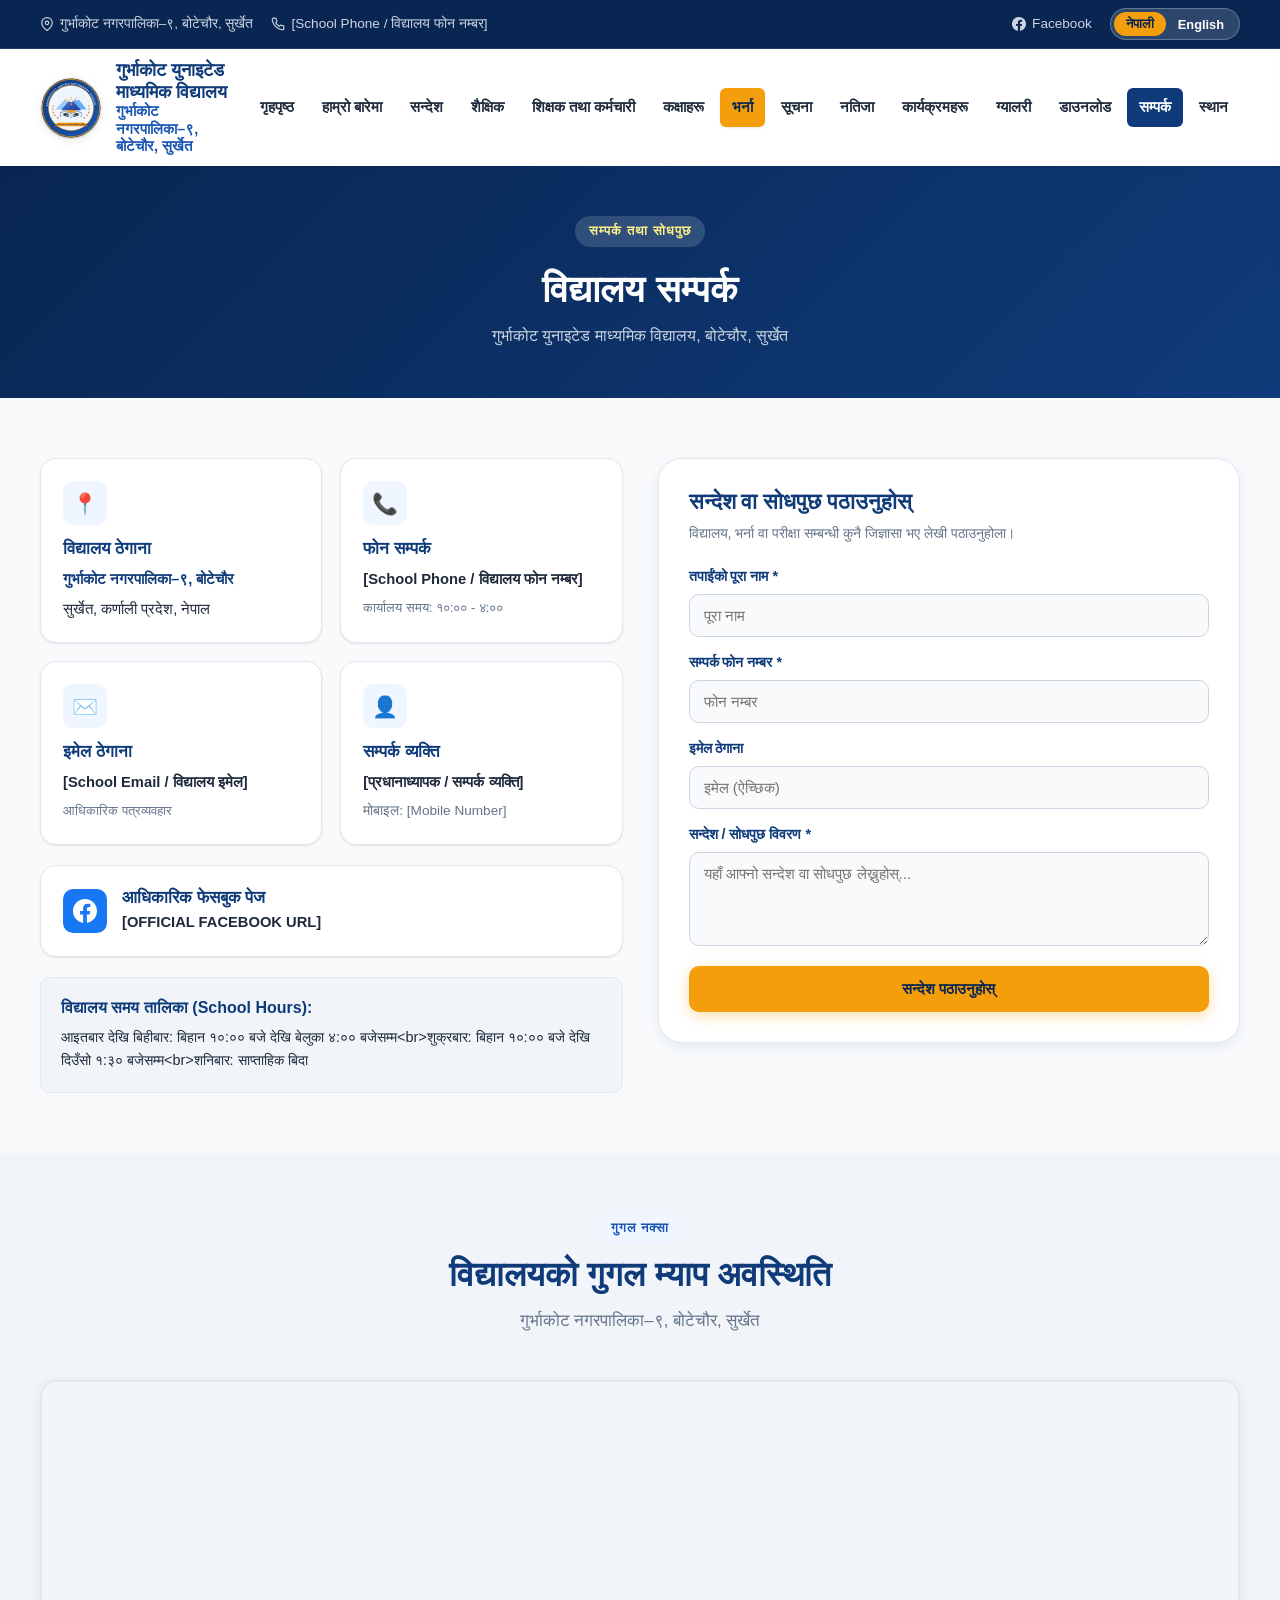
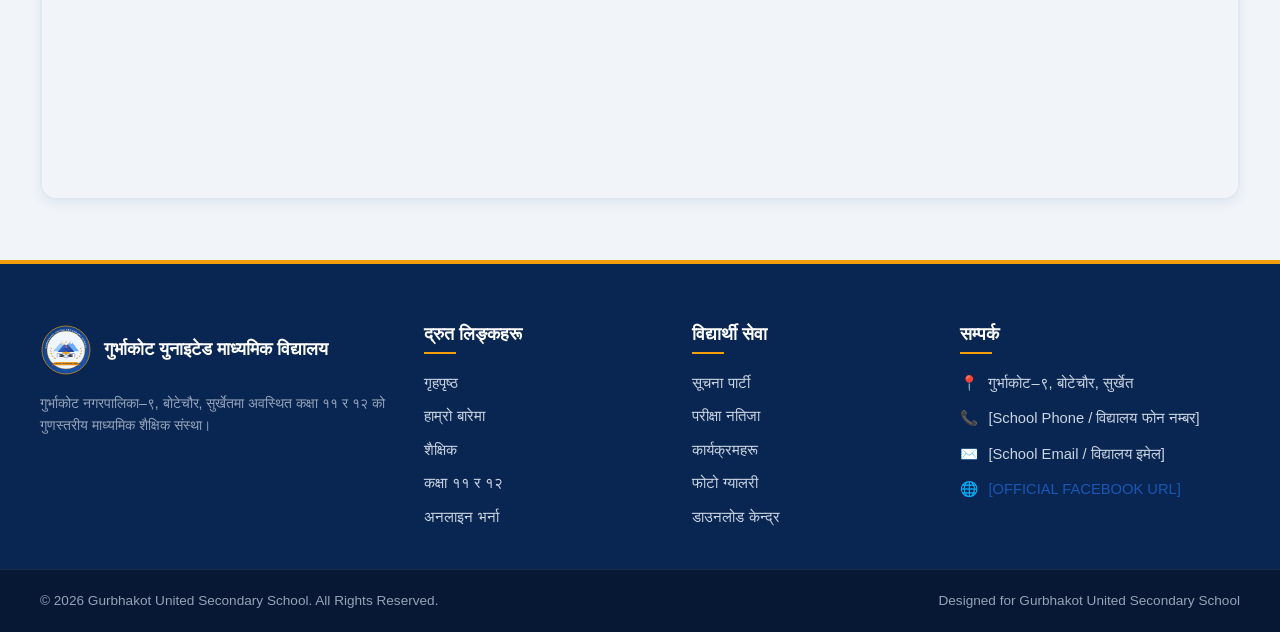
<file: contact.html>
<!DOCTYPE html>
<html lang="ne">
<head>
  <meta charset="UTF-8">
  <meta name="viewport" content="width=device-width, initial-scale=1.0">
  <title>Contact Us | Gurbhakot United Secondary School | सम्पर्क</title>
  <meta name="description" content="Contact Gurbhakot United Secondary School, Botechaur, Surkhet - Phone numbers, email, official address, and inquiry form.">
  <link rel="icon" type="image/svg+xml" href="images/logo/logo.svg">
  <link rel="stylesheet" href="css/style.css">
</head>
<body>

  <!-- Top Bar -->
  <aside class="top-bar">
    <div class="container">
      <div class="top-bar-left">
        <span class="top-info-item">
          <svg width="14" height="14" viewBox="0 0 24 24" fill="none" stroke="currentColor" stroke-width="2"><path d="M21 10c0 7-9 13-9 13s-9-6-9-13a9 9 0 0 1 18 0z"></path><circle cx="12" cy="10" r="3"></circle></svg>
          <span data-np="गुर्भाकोट नगरपालिका–९, बोटेचौर, सुर्खेत" data-en="Gurbhakot Municipality-9, Botechaur, Surkhet">गुर्भाकोट नगरपालिका–९, बोटेचौर, सुर्खेत</span>
        </span>
        <span class="top-info-item">
          <svg width="14" height="14" viewBox="0 0 24 24" fill="none" stroke="currentColor" stroke-width="2"><path d="M22 16.92v3a2 2 0 0 1-2.18 2 19.79 19.79 0 0 1-8.63-3.07 19.5 19.5 0 0 1-6-6 19.79 19.79 0 0 1-3.07-8.67A2 2 0 0 1 4.11 2h3a2 2 0 0 1 2 1.72 12.84 12.84 0 0 0 .7 2.81 2 2 0 0 1-.45 2.11L8.09 9.91a16 16 0 0 0 6 6l1.27-1.27a2 2 0 0 1 2.11-.45 12.84 12.84 0 0 0 2.81.7A2 2 0 0 1 22 16.92z"></path></svg>
          <span class="school-phone-display">[School Phone]</span>
        </span>
      </div>
      <div class="top-bar-right">
        <a href="#" class="top-info-item school-facebook-link" target="_blank" rel="noopener noreferrer">
          <svg width="14" height="14" viewBox="0 0 24 24" fill="currentColor"><path d="M24 12.073c0-6.627-5.373-12-12-12s-12 5.373-12 12c0 5.99 4.388 10.954 10.125 11.854v-8.385H7.078v-3.47h3.047V9.43c0-3.007 1.792-4.669 4.533-4.669 1.312 0 2.686.235 2.686.235v2.953H15.83c-1.491 0-1.956.925-1.956 1.874v2.25h3.328l-.532 3.47h-2.796v8.385C19.612 23.027 24 18.062 24 12.073z"/></svg>
          <span>Facebook</span>
        </a>
        <div class="lang-switcher">
          <button class="lang-btn lang-btn-np active" data-lang="np">नेपाली</button>
          <button class="lang-btn lang-btn-en" data-lang="en">English</button>
        </div>
      </div>
    </div>
  </aside>

  <!-- Header -->
  <header class="main-header" id="mainHeader">
    <div class="container header-container">
      <a href="index.html" class="school-brand">
        <img src="images/logo/logo.svg" alt="Logo" class="school-logo" />
        <div class="brand-text">
          <span class="school-name-np" data-np="गुर्भाकोट युनाइटेड माध्यमिक विद्यालय" data-en="Gurbhakot United Secondary School">गुर्भाकोट युनाइटेड माध्यमिक विद्यालय</span>
          <span class="school-name-en" data-np="गुर्भाकोट नगरपालिका–९, बोटेचौर, सुर्खेत" data-en="Gurbhakot Municipality-9, Botechaur, Surkhet">गुर्भाकोट नगरपालिका–९, बोटेचौर, सुर्खेत</span>
        </div>
      </a>

      <nav class="nav-menu">
        <a href="index.html" class="nav-link" data-np="गृहपृष्ठ" data-en="Home">गृहपृष्ठ</a>
        <a href="about.html" class="nav-link" data-np="हाम्रो बारेमा" data-en="About Us">हाम्रो बारेमा</a>
        <a href="message.html" class="nav-link" data-np="सन्देश" data-en="Message">सन्देश</a>
        <a href="academic.html" class="nav-link" data-np="शैक्षिक" data-en="Academic">शैक्षिक</a>
        <a href="teachers.html" class="nav-link" data-np="शिक्षक तथा कर्मचारी" data-en="Teachers & Staff">शिक्षक तथा कर्मचारी</a>
        <a href="classes.html" class="nav-link" data-np="कक्षाहरू" data-en="Classes">कक्षाहरू</a>
        <a href="admission.html" class="nav-link nav-cta" data-np="भर्ना" data-en="Admission">भर्ना</a>
        <a href="notices.html" class="nav-link" data-np="सूचना" data-en="Notice">सूचना</a>
        <a href="results.html" class="nav-link" data-np="नतिजा" data-en="Results">नतिजा</a>
        <a href="events.html" class="nav-link" data-np="कार्यक्रमहरू" data-en="Events">कार्यक्रमहरू</a>
        <a href="gallery.html" class="nav-link" data-np="ग्यालरी" data-en="Gallery">ग्यालरी</a>
        <a href="downloads.html" class="nav-link" data-np="डाउनलोड" data-en="Downloads">डाउनलोड</a>
        <a href="contact.html" class="nav-link active" data-np="सम्पर्क" data-en="Contact">सम्पर्क</a>
        <a href="location.html" class="nav-link" data-np="स्थान" data-en="Location">स्थान</a>
      </nav>

      <button class="menu-toggle" id="menuToggleBtn" aria-label="Toggle navigation">
        <span></span><span></span><span></span>
      </button>
    </div>
  </header>

  <!-- Mobile Drawer -->
  <div class="mobile-nav-overlay" id="mobileOverlay"></div>
  <aside class="mobile-drawer" id="mobileDrawer">
    <div class="mobile-drawer-header">
      <div class="mobile-drawer-title" data-np="मेनु / नेभिगेसन" data-en="Menu Navigation">मेनु / नेभिगेसन</div>
      <button class="drawer-close-btn" id="drawerCloseBtn">&times;</button>
    </div>
    <div class="mobile-nav-list">
      <a href="index.html" class="mobile-nav-link" data-np="गृहपृष्ठ (Home)" data-en="Home">गृहपृष्ठ (Home)</a>
      <a href="about.html" class="mobile-nav-link" data-np="हाम्रो बारेमा (About Us)" data-en="About Us">हाम्रो बारेमा (About Us)</a>
      <a href="message.html" class="mobile-nav-link" data-np="सन्देश (Message)" data-en="Message">सन्देश (Message)</a>
      <a href="academic.html" class="mobile-nav-link" data-np="शैक्षिक (Academic)" data-en="Academic">शैक्षिक (Academic)</a>
      <a href="teachers.html" class="mobile-nav-link" data-np="शिक्षक तथा कर्मचारी (Teachers & Staff)" data-en="Teachers & Staff">शिक्षक तथा कर्मचारी (Teachers & Staff)</a>
      <a href="classes.html" class="mobile-nav-link" data-np="कक्षाहरू (Classes 11-12)" data-en="Classes 11-12">कक्षाहरू (Classes 11-12)</a>
      <a href="admission.html" class="mobile-nav-link" data-np="अनलाइन भर्ना (Online Admission)" data-en="Online Admission">अनलाइन भर्ना (Online Admission)</a>
      <a href="notices.html" class="mobile-nav-link" data-np="सूचना पार्टी (Notice Board)" data-en="Notice Board">सूचना पार्टी (Notice Board)</a>
      <a href="results.html" class="mobile-nav-link" data-np="नतिजा खोजी (Results)" data-en="Results">नतिजा खोजी (Results)</a>
      <a href="events.html" class="mobile-nav-link" data-np="कार्यक्रमहरू (Events)" data-en="Events">कार्यक्रमहरू (Events)</a>
      <a href="gallery.html" class="mobile-nav-link" data-np="फोटो ग्यालरी (Gallery)" data-en="Photo Gallery">फोटो ग्यालरी (Photo Gallery)</a>
      <a href="downloads.html" class="mobile-nav-link" data-np="डाउनलोड केन्द्र (Downloads)" data-en="Downloads">डाउनलोड केन्द्र (Downloads)</a>
      <a href="contact.html" class="mobile-nav-link active" data-np="सम्पर्क (Contact Us)" data-en="Contact Us">सम्पर्क (Contact Us)</a>
      <a href="location.html" class="mobile-nav-link" data-np="स्थान तथा नक्सा (Location)" data-en="Location & Map">स्थान तथा नक्सा (Location)</a>
    </div>
  </aside>

  <!-- Banner -->
  <section style="background: linear-gradient(135deg, var(--primary-dark) 0%, var(--primary-blue) 100%); color: var(--white); padding: 50px 0; text-align: center;">
    <div class="container">
      <span class="section-tag" style="background: rgba(255,255,255,0.15); color: #fef08a;" data-np="सम्पर्क तथा सोधपुछ" data-en="Get in Touch">सम्पर्क तथा सोधपुछ</span>
      <h1 style="font-size: 2.3rem; color: var(--white); margin-top: 10px;" data-np="विद्यालय सम्पर्क" data-en="Contact Information">विद्यालय सम्पर्क</h1>
      <p style="color: #cbd5e1; font-size: 1rem; max-width: 600px; margin: 10px auto 0;" data-np="गुर्भाकोट युनाइटेड माध्यमिक विद्यालय, बोटेचौर, सुर्खेत" data-en="Gurbhakot United Secondary School, Botechaur, Surkhet">
        गुर्भाकोट युनाइटेड माध्यमिक विद्यालय, बोटेचौर, सुर्खेत
      </p>
    </div>
  </section>

  <!-- Contact Section -->
  <section class="section">
    <div class="container">

      <div class="contact-grid">
        <!-- Contact Cards Column -->
        <div>
          <div class="contact-info-cards">
            <!-- 1. Address -->
            <div class="contact-card">
              <div class="contact-icon">📍</div>
              <h4 data-np="विद्यालय ठेगाना" data-en="Official Address">विद्यालय ठेगाना</h4>
              <p style="font-weight: 700; color: var(--primary-blue);" data-np="गुर्भाकोट नगरपालिका–९, बोटेचौर" data-en="Gurbhakot Municipality-9, Botechaur">
                गुर्भाकोट नगरपालिका–९, बोटेचौर
              </p>
              <p data-np="सुर्खेत, कर्णाली प्रदेश, नेपाल" data-en="Surkhet, Karnali Province, Nepal">सुर्खेत, कर्णाली प्रदेश, नेपाल</p>
            </div>

            <!-- 2. Phone -->
            <div class="contact-card">
              <div class="contact-icon">📞</div>
              <h4 data-np="फोन सम्पर्क" data-en="Phone Contact">फोन सम्पर्क</h4>
              <p class="school-phone-display" style="font-weight:700;">[School Phone]</p>
              <p style="font-size:0.8rem; color:var(--text-muted);" data-np="कार्यालय समय: १०:०० - ४:००" data-en="Office: 10:00 AM - 4:00 PM">कार्यालय समय: १०:०० - ४:००</p>
            </div>

            <!-- 3. Email -->
            <div class="contact-card">
              <div class="contact-icon">✉️</div>
              <h4 data-np="इमेल ठेगाना" data-en="Email Address">इमेल ठेगाना</h4>
              <p class="school-email-display" style="font-weight:700;">[School Email]</p>
              <p style="font-size:0.8rem; color:var(--text-muted);" data-np="आधिकारिक पत्रव्यवहार" data-en="For official inquiries">आधिकारिक पत्रव्यवहार</p>
            </div>

            <!-- 4. Contact Person -->
            <div class="contact-card">
              <div class="contact-icon">👤</div>
              <h4 data-np="सम्पर्क व्यक्ति" data-en="Contact Person">सम्पर्क व्यक्ति</h4>
              <p style="font-weight:700;" data-np="[प्रधानाध्यापक / सम्पर्क व्यक्ति]" data-en="[Principal / Contact Person]">[प्रधानाध्यापक / सम्पर्क व्यक्ति]</p>
              <p style="font-size:0.85rem; color:var(--text-muted);">
                <span data-np="मोबाइल:" data-en="Mobile:">मोबाइल:</span> [Mobile Number]
              </p>
            </div>
          </div>

          <!-- Official Facebook Card -->
          <div class="contact-card" style="margin-top: 20px;">
            <div style="display: flex; align-items: center; gap: 15px;">
              <div class="contact-icon" style="background: #1877f2; color: #ffffff; margin-bottom: 0;">
                <svg width="24" height="24" viewBox="0 0 24 24" fill="currentColor"><path d="M24 12.073c0-6.627-5.373-12-12-12s-12 5.373-12 12c0 5.99 4.388 10.954 10.125 11.854v-8.385H7.078v-3.47h3.047V9.43c0-3.007 1.792-4.669 4.533-4.669 1.312 0 2.686.235 2.686.235v2.953H15.83c-1.491 0-1.956.925-1.956 1.874v2.25h3.328l-.532 3.47h-2.796v8.385C19.612 23.027 24 18.062 24 12.073z"/></svg>
              </div>
              <div>
                <h4 data-np="आधिकारिक फेसबुक पेज" data-en="Official Facebook Page">आधिकारिक फेसबुक पेज</h4>
                <a href="#" class="school-facebook-link" target="_blank" rel="noopener" style="font-size: 0.92rem; font-weight: 600;">
                  [OFFICIAL FACEBOOK URL]
                </a>
              </div>
            </div>
          </div>

          <!-- School Hours Box -->
          <div style="background: var(--bg-subtle); border-radius: var(--radius-md); padding: 20px; margin-top: 20px; border: 1px solid var(--border-light);">
            <h4 style="color: var(--primary-blue); font-size: 1rem; margin-bottom: 8px;" data-np="विद्यालय समय तालिका (School Hours):" data-en="School Operating Hours:">
              विद्यालय समय तालिका (School Hours):
            </h4>
            <p style="font-size: 0.9rem; color: var(--text-main);" data-np="आइतबार देखि बिहीबार: बिहान १०:०० बजे देखि बेलुका ४:०० बजेसम्म<br>शुक्रबार: बिहान १०:०० बजे देखि दिउँसो १:३० बजेसम्म<br>शनिबार: साप्ताहिक बिदा" data-en="Sunday to Thursday: 10:00 AM - 4:00 PM<br>Friday: 10:00 AM - 1:30 PM<br>Saturday: Weekly Holiday">
              आइतबार देखि बिहीबार: बिहान १०:०० बजे देखि बेलुका ४:०० बजेसम्म<br>
              शुक्रबार: बिहान १०:०० बजे देखि दिउँसो १:३० बजेसम्म<br>
              शनिबार: साप्ताहिक बिदा
            </p>
          </div>
        </div>

        <!-- Feedback / Inquiry Form Column -->
        <div>
          <div class="form-card" style="padding: 30px;">
            <h3 style="color: var(--primary-blue); font-size: 1.35rem; margin-bottom: 6px;" data-np="सन्देश वा सोधपुछ पठाउनुहोस्" data-en="Send Us an Inquiry">
              सन्देश वा सोधपुछ पठाउनुहोस्
            </h3>
            <p style="font-size: 0.88rem; color: var(--text-muted); margin-bottom: 20px;" data-np="विद्यालय, भर्ना वा परीक्षा सम्बन्धी कुनै जिज्ञासा भए लेखी पठाउनुहोला।" data-en="Feel free to reach out with any inquiries regarding admissions or academics.">
              विद्यालय, भर्ना वा परीक्षा सम्बन्धी कुनै जिज्ञासा भए लेखी पठाउनुहोला।
            </p>

            <form id="contactInquiryForm" onsubmit="event.preventDefault(); window.showToast(window.LanguageManager.getLang() === 'np' ? 'तपाईंको सन्देश प्राप्त भयो। धन्यवाद!' : 'Your message has been sent. Thank you!'); this.reset();">
              <div class="form-group" style="margin-bottom: 14px;">
                <label class="form-label" data-np="तपाईंको पूरा नाम *" data-en="Your Full Name *">तपाईंको पूरा नाम *</label>
                <input type="text" class="form-control" required placeholder="Full Name" data-np-placeholder="पूरा नाम" data-en-placeholder="Full Name" />
              </div>
              <div class="form-group" style="margin-bottom: 14px;">
                <label class="form-label" data-np="सम्पर्क फोन नम्बर *" data-en="Phone Number *">सम्पर्क फोन नम्बर *</label>
                <input type="tel" class="form-control" required placeholder="Phone Number" data-np-placeholder="फोन नम्बर" data-en-placeholder="Phone Number" />
              </div>
              <div class="form-group" style="margin-bottom: 14px;">
                <label class="form-label" data-np="इमेल ठेगाना" data-en="Email Address">इमेल ठेगाना</label>
                <input type="email" class="form-control" placeholder="Email Address" data-np-placeholder="इमेल (ऐच्छिक)" data-en-placeholder="Email Address (optional)" />
              </div>
              <div class="form-group" style="margin-bottom: 20px;">
                <label class="form-label" data-np="सन्देश / सोधपुछ विवरण *" data-en="Message / Inquiry *">सन्देश / सोधपुछ विवरण *</label>
                <textarea rows="4" class="form-control" required placeholder="Write your message..." data-np-placeholder="यहाँ आफ्नो सन्देश वा सोधपुछ लेख्नुहोस्..." data-en-placeholder="Write your message..."></textarea>
              </div>
              <button type="submit" class="btn btn-primary btn-block">
                <span data-np="सन्देश पठाउनुहोस्" data-en="Send Message">सन्देश पठाउनुहोस्</span>
              </button>
            </form>
          </div>
        </div>
      </div>

    </div>
  </section>

  <!-- Google Map Embed Section -->
  <section class="section section-alt">
    <div class="container">
      <div class="section-header">
        <span class="section-tag" data-np="गुगल नक्सा" data-en="Google Maps">गुगल नक्सा</span>
        <h2 class="section-title" data-np="विद्यालयको गुगल म्याप अवस्थिति" data-en="Google Map Location">विद्यालयको गुगल म्याप अवस्थिति</h2>
        <p class="section-subtitle" data-np="गुर्भाकोट नगरपालिका–९, बोटेचौर, सुर्खेत" data-en="Gurbhakot Municipality-9, Botechaur, Surkhet">
          गुर्भाकोट नगरपालिका–९, बोटेचौर, सुर्खेत
        </p>
      </div>

      <div class="map-container" style="height: 420px;">
        <iframe 
          data-config="mapEmbedUrl"
          src="https://maps.google.com/maps?q=Botechaur,+Surkhet,+Nepal&t=&z=14&ie=UTF8&iwloc=&output=embed" 
          loading="lazy" 
          title="Google Map Location" 
          allowfullscreen>
        </iframe>
      </div>
    </div>
  </section>

  <!-- Footer -->
  <footer class="footer">
    <div class="container">
      <div class="footer-grid">
        <div class="footer-col">
          <div class="footer-logo-row">
            <img src="images/logo/logo.svg" alt="Logo" class="footer-logo" />
            <div class="footer-school-name" data-np="गुर्भाकोट युनाइटेड माध्यमिक विद्यालय" data-en="Gurbhakot United Secondary School">गुर्भाकोट युनाइटेड माध्यमिक विद्यालय</div>
          </div>
          <p class="footer-desc" data-np="गुर्भाकोट नगरपालिका–९, बोटेचौर, सुर्खेतमा अवस्थित कक्षा ११ र १२ को गुणस्तरीय माध्यमिक शैक्षिक संस्था।" data-en="Quality secondary school education for Grades 11-12 in Botechaur, Surkhet.">गुर्भाकोट नगरपालिका–९, बोटेचौर, सुर्खेतमा अवस्थित कक्षा ११ र १२ को गुणस्तरीय माध्यमिक शैक्षिक संस्था।</p>
        </div>
        <div class="footer-col">
          <h4 class="footer-title" data-np="द्रुत लिङ्कहरू" data-en="Quick Links">द्रुत लिङ्कहरू</h4>
          <div class="footer-links">
            <a href="index.html" data-np="गृहपृष्ठ" data-en="Home">गृहपृष्ठ</a>
            <a href="about.html" data-np="हाम्रो बारेमा" data-en="About Us">हाम्रो बारेमा</a>
            <a href="academic.html" data-np="शैक्षिक" data-en="Academic">शैक्षिक</a>
            <a href="classes.html" data-np="कक्षा ११ र १२" data-en="Classes 11 & 12">कक्षा ११ र १२</a>
            <a href="admission.html" data-np="अनलाइन भर्ना" data-en="Admission">अनलाइन भर्ना</a>
          </div>
        </div>
        <div class="footer-col">
          <h4 class="footer-title" data-np="विद्यार्थी सेवा" data-en="Student Services">विद्यार्थी सेवा</h4>
          <div class="footer-links">
            <a href="notices.html" data-np="सूचना पार्टी" data-en="Notices">सूचना पार्टी</a>
            <a href="results.html" data-np="परीक्षा नतिजा" data-en="Results">परीक्षा नतिजा</a>
            <a href="events.html" data-np="कार्यक्रमहरू" data-en="Events">कार्यक्रमहरू</a>
            <a href="gallery.html" data-np="फोटो ग्यालरी" data-en="Gallery">फोटो ग्यालरी</a>
            <a href="downloads.html" data-np="डाउनलोड केन्द्र" data-en="Downloads">डाउनलोड केन्द्र</a>
          </div>
        </div>
        <div class="footer-col">
          <h4 class="footer-title" data-np="सम्पर्क" data-en="Contact">सम्पर्क</h4>
          <div class="footer-contact-list">
            <div class="footer-contact-item"><span>📍</span><span>गुर्भाकोट–९, बोटेचौर, सुर्खेत</span></div>
            <div class="footer-contact-item"><span>📞</span><span class="school-phone-display">[School Phone]</span></div>
            <div class="footer-contact-item"><span>✉️</span><span class="school-email-display">[School Email]</span></div>
            <div class="footer-contact-item"><span>🌐</span><a href="#" class="school-facebook-link" target="_blank" rel="noopener">[OFFICIAL FACEBOOK URL]</a></div>
          </div>
        </div>
      </div>
    </div>
    <div class="footer-bottom">
      <div class="container">
        <div>&copy; 2026 Gurbhakot United Secondary School. All Rights Reserved.</div>
        <div>Designed for Gurbhakot United Secondary School</div>
      </div>
    </div>
  </footer>

  <script src="js/config.js"></script>
  <script src="js/language.js"></script>
  <script src="js/script.js"></script>
</body>
</html>
</file>
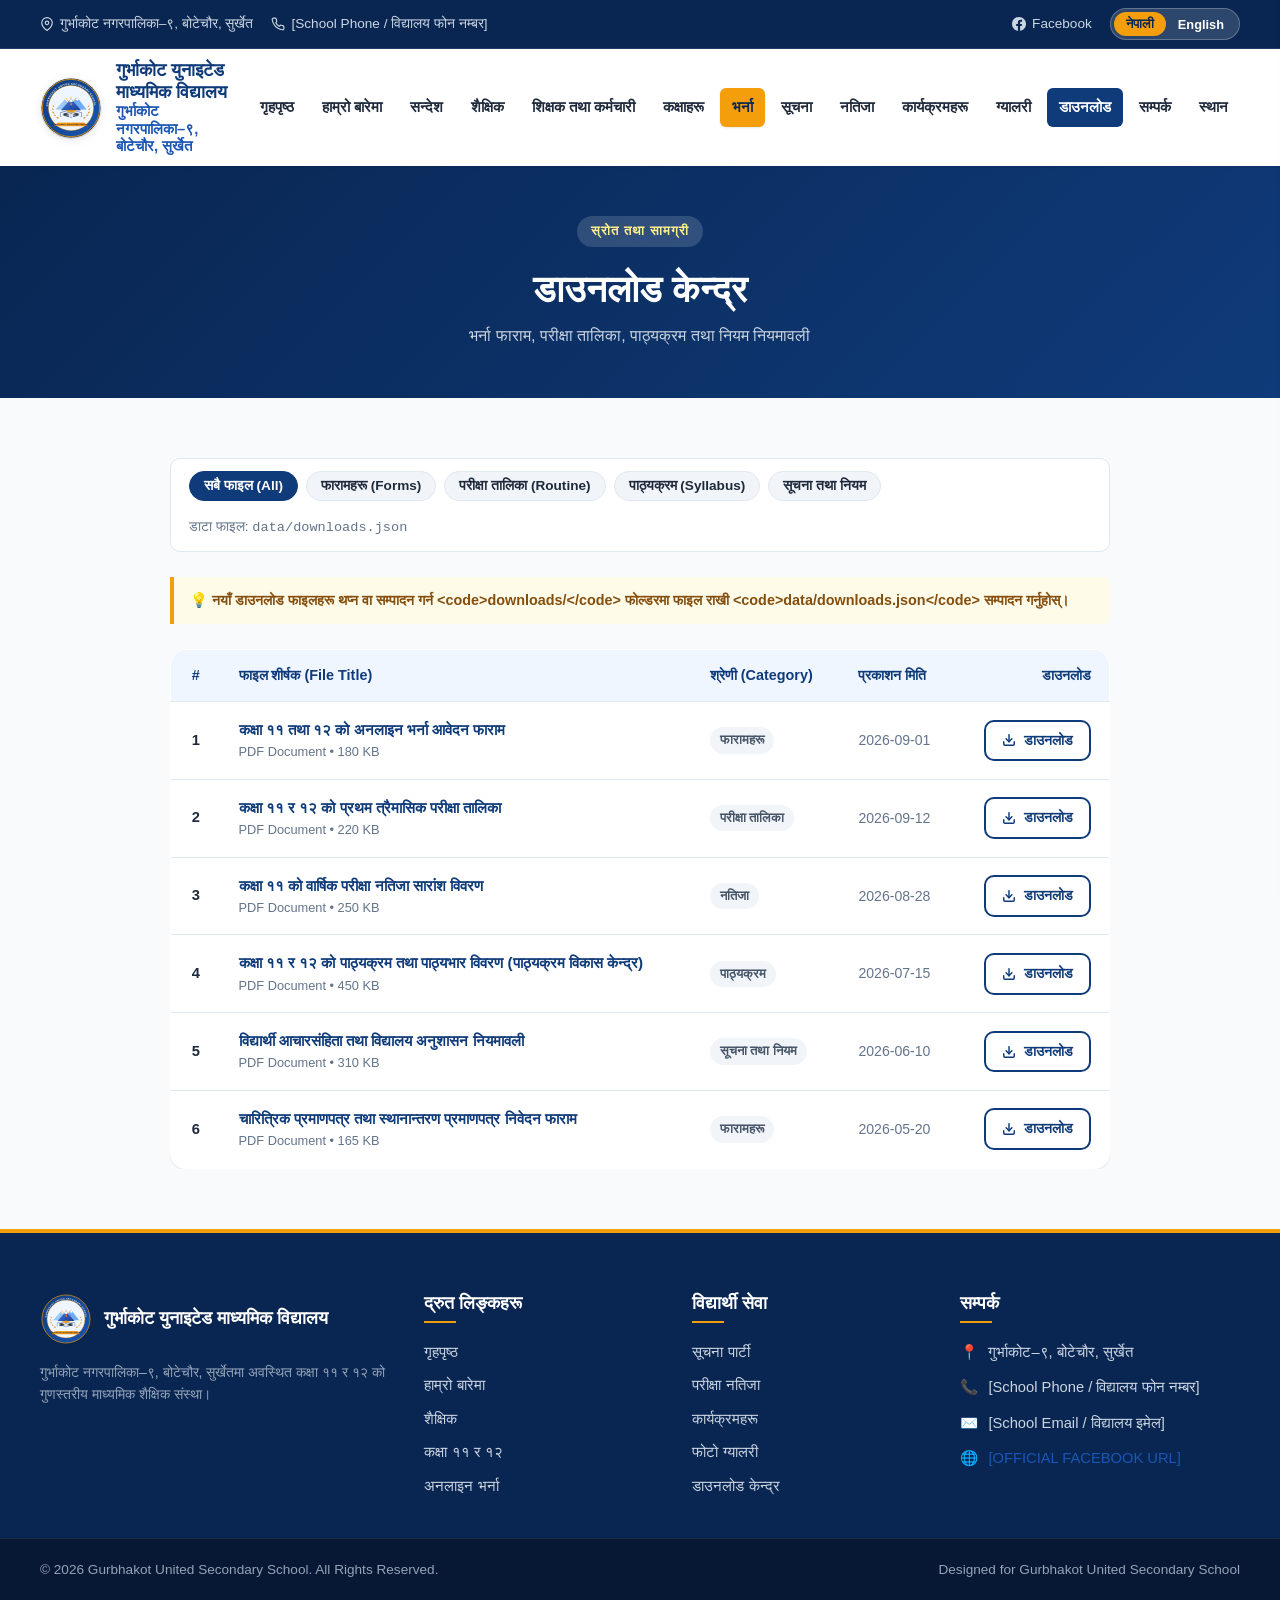
<file: downloads.html>
<!DOCTYPE html>
<html lang="ne">
<head>
  <meta charset="UTF-8">
  <meta name="viewport" content="width=device-width, initial-scale=1.0">
  <title>Downloads | Gurbhakot United Secondary School | डाउनलोड केन्द्र</title>
  <meta name="description" content="Official Download Center of Gurbhakot United Secondary School, Botechaur, Surkhet - Download admission forms, exam routines, results, and syllabi.">
  <link rel="icon" type="image/svg+xml" href="images/logo/logo.svg">
  <link rel="stylesheet" href="css/style.css">
</head>
<body>

  <!-- Top Bar -->
  <aside class="top-bar">
    <div class="container">
      <div class="top-bar-left">
        <span class="top-info-item">
          <svg width="14" height="14" viewBox="0 0 24 24" fill="none" stroke="currentColor" stroke-width="2"><path d="M21 10c0 7-9 13-9 13s-9-6-9-13a9 9 0 0 1 18 0z"></path><circle cx="12" cy="10" r="3"></circle></svg>
          <span data-np="गुर्भाकोट नगरपालिका–९, बोटेचौर, सुर्खेत" data-en="Gurbhakot Municipality-9, Botechaur, Surkhet">गुर्भाकोट नगरपालिका–९, बोटेचौर, सुर्खेत</span>
        </span>
        <span class="top-info-item">
          <svg width="14" height="14" viewBox="0 0 24 24" fill="none" stroke="currentColor" stroke-width="2"><path d="M22 16.92v3a2 2 0 0 1-2.18 2 19.79 19.79 0 0 1-8.63-3.07 19.5 19.5 0 0 1-6-6 19.79 19.79 0 0 1-3.07-8.67A2 2 0 0 1 4.11 2h3a2 2 0 0 1 2 1.72 12.84 12.84 0 0 0 .7 2.81 2 2 0 0 1-.45 2.11L8.09 9.91a16 16 0 0 0 6 6l1.27-1.27a2 2 0 0 1 2.11-.45 12.84 12.84 0 0 0 2.81.7A2 2 0 0 1 22 16.92z"></path></svg>
          <span class="school-phone-display">[School Phone]</span>
        </span>
      </div>
      <div class="top-bar-right">
        <a href="#" class="top-info-item school-facebook-link" target="_blank" rel="noopener noreferrer">
          <svg width="14" height="14" viewBox="0 0 24 24" fill="currentColor"><path d="M24 12.073c0-6.627-5.373-12-12-12s-12 5.373-12 12c0 5.99 4.388 10.954 10.125 11.854v-8.385H7.078v-3.47h3.047V9.43c0-3.007 1.792-4.669 4.533-4.669 1.312 0 2.686.235 2.686.235v2.953H15.83c-1.491 0-1.956.925-1.956 1.874v2.25h3.328l-.532 3.47h-2.796v8.385C19.612 23.027 24 18.062 24 12.073z"/></svg>
          <span>Facebook</span>
        </a>
        <div class="lang-switcher">
          <button class="lang-btn lang-btn-np active" data-lang="np">नेपाली</button>
          <button class="lang-btn lang-btn-en" data-lang="en">English</button>
        </div>
      </div>
    </div>
  </aside>

  <!-- Header -->
  <header class="main-header" id="mainHeader">
    <div class="container header-container">
      <a href="index.html" class="school-brand">
        <img src="images/logo/logo.svg" alt="Logo" class="school-logo" />
        <div class="brand-text">
          <span class="school-name-np" data-np="गुर्भाकोट युनाइटेड माध्यमिक विद्यालय" data-en="Gurbhakot United Secondary School">गुर्भाकोट युनाइटेड माध्यमिक विद्यालय</span>
          <span class="school-name-en" data-np="गुर्भाकोट नगरपालिका–९, बोटेचौर, सुर्खेत" data-en="Gurbhakot Municipality-9, Botechaur, Surkhet">गुर्भाकोट नगरपालिका–९, बोटेचौर, सुर्खेत</span>
        </div>
      </a>

      <nav class="nav-menu">
        <a href="index.html" class="nav-link" data-np="गृहपृष्ठ" data-en="Home">गृहपृष्ठ</a>
        <a href="about.html" class="nav-link" data-np="हाम्रो बारेमा" data-en="About Us">हाम्रो बारेमा</a>
        <a href="message.html" class="nav-link" data-np="सन्देश" data-en="Message">सन्देश</a>
        <a href="academic.html" class="nav-link" data-np="शैक्षिक" data-en="Academic">शैक्षिक</a>
        <a href="teachers.html" class="nav-link" data-np="शिक्षक तथा कर्मचारी" data-en="Teachers & Staff">शिक्षक तथा कर्मचारी</a>
        <a href="classes.html" class="nav-link" data-np="कक्षाहरू" data-en="Classes">कक्षाहरू</a>
        <a href="admission.html" class="nav-link nav-cta" data-np="भर्ना" data-en="Admission">भर्ना</a>
        <a href="notices.html" class="nav-link" data-np="सूचना" data-en="Notice">सूचना</a>
        <a href="results.html" class="nav-link" data-np="नतिजा" data-en="Results">नतिजा</a>
        <a href="events.html" class="nav-link" data-np="कार्यक्रमहरू" data-en="Events">कार्यक्रमहरू</a>
        <a href="gallery.html" class="nav-link" data-np="ग्यालरी" data-en="Gallery">ग्यालरी</a>
        <a href="downloads.html" class="nav-link active" data-np="डाउनलोड" data-en="Downloads">डाउनलोड</a>
        <a href="contact.html" class="nav-link" data-np="सम्पर्क" data-en="Contact">सम्पर्क</a>
        <a href="location.html" class="nav-link" data-np="स्थान" data-en="Location">स्थान</a>
      </nav>

      <button class="menu-toggle" id="menuToggleBtn" aria-label="Toggle navigation">
        <span></span><span></span><span></span>
      </button>
    </div>
  </header>

  <!-- Mobile Drawer -->
  <div class="mobile-nav-overlay" id="mobileOverlay"></div>
  <aside class="mobile-drawer" id="mobileDrawer">
    <div class="mobile-drawer-header">
      <div class="mobile-drawer-title" data-np="मेनु / नेभिगेसन" data-en="Menu Navigation">मेनु / नेभिगेसन</div>
      <button class="drawer-close-btn" id="drawerCloseBtn">&times;</button>
    </div>
    <div class="mobile-nav-list">
      <a href="index.html" class="mobile-nav-link" data-np="गृहपृष्ठ (Home)" data-en="Home">गृहपृष्ठ (Home)</a>
      <a href="about.html" class="mobile-nav-link" data-np="हाम्रो बारेमा (About Us)" data-en="About Us">हाम्रो बारेमा (About Us)</a>
      <a href="message.html" class="mobile-nav-link" data-np="सन्देश (Message)" data-en="Message">सन्देश (Message)</a>
      <a href="academic.html" class="mobile-nav-link" data-np="शैक्षिक (Academic)" data-en="Academic">शैक्षिक (Academic)</a>
      <a href="teachers.html" class="mobile-nav-link" data-np="शिक्षक तथा कर्मचारी (Teachers & Staff)" data-en="Teachers & Staff">शिक्षक तथा कर्मचारी (Teachers & Staff)</a>
      <a href="classes.html" class="mobile-nav-link" data-np="कक्षाहरू (Classes 11-12)" data-en="Classes 11-12">कक्षाहरू (Classes 11-12)</a>
      <a href="admission.html" class="mobile-nav-link" data-np="अनलाइन भर्ना (Online Admission)" data-en="Online Admission">अनलाइन भर्ना (Online Admission)</a>
      <a href="notices.html" class="mobile-nav-link" data-np="सूचना पार्टी (Notice Board)" data-en="Notice Board">सूचना पार्टी (Notice Board)</a>
      <a href="results.html" class="mobile-nav-link" data-np="नतिजा खोजी (Results)" data-en="Results">नतिजा खोजी (Results)</a>
      <a href="events.html" class="mobile-nav-link" data-np="कार्यक्रमहरू (Events)" data-en="Events">कार्यक्रमहरू (Events)</a>
      <a href="gallery.html" class="mobile-nav-link" data-np="फोटो ग्यालरी (Gallery)" data-en="Photo Gallery">फोटो ग्यालरी (Photo Gallery)</a>
      <a href="downloads.html" class="mobile-nav-link active" data-np="डाउनलोड केन्द्र (Downloads)" data-en="Downloads">डाउनलोड केन्द्र (Downloads)</a>
      <a href="contact.html" class="mobile-nav-link" data-np="सम्पर्क (Contact Us)" data-en="Contact Us">सम्पर्क (Contact Us)</a>
      <a href="location.html" class="mobile-nav-link" data-np="स्थान तथा नक्सा (Location)" data-en="Location & Map">स्थान तथा नक्सा (Location)</a>
    </div>
  </aside>

  <!-- Banner -->
  <section style="background: linear-gradient(135deg, var(--primary-dark) 0%, var(--primary-blue) 100%); color: var(--white); padding: 50px 0; text-align: center;">
    <div class="container">
      <span class="section-tag" style="background: rgba(255,255,255,0.15); color: #fef08a;" data-np="स्रोत तथा सामग्री" data-en="Resources & Forms">स्रोत तथा सामग्री</span>
      <h1 style="font-size: 2.3rem; color: var(--white); margin-top: 10px;" data-np="डाउनलोड केन्द्र" data-en="Downloads Center">डाउनलोड केन्द्र</h1>
      <p style="color: #cbd5e1; font-size: 1rem; max-width: 600px; margin: 10px auto 0;" data-np="भर्ना फाराम, परीक्षा तालिका, पाठ्यक्रम तथा नियम नियमावली" data-en="Admission application forms, exam routines, syllabus, and official documents">
        भर्ना फाराम, परीक्षा तालिका, पाठ्यक्रम तथा नियम नियमावली
      </p>
    </div>
  </section>

  <!-- Downloads Section -->
  <section class="section">
    <div class="container" style="max-width: 980px;">

      <!-- Filter Tabs -->
      <div class="notice-filter-bar">
        <div class="filter-tabs">
          <button class="download-filter-btn filter-btn active" data-category="all" data-np="सबै फाइल (All)" data-en="All Files">सबै फाइल (All)</button>
          <button class="download-filter-btn filter-btn" data-category="forms" data-np="फारामहरू (Forms)" data-en="Forms">फारामहरू (Forms)</button>
          <button class="download-filter-btn filter-btn" data-category="exam" data-np="परीक्षा तालिका (Routine)" data-en="Exam Routine">परीक्षा तालिका (Routine)</button>
          <button class="download-filter-btn filter-btn" data-category="syllabus" data-np="पाठ्यक्रम (Syllabus)" data-en="Syllabus">पाठ्यक्रम (Syllabus)</button>
          <button class="download-filter-btn filter-btn" data-category="notices" data-np="सूचना तथा नियम" data-en="Rules & Notices">सूचना तथा नियम</button>
        </div>
        <div style="font-size:0.85rem; color:var(--text-muted);">
          <span data-np="डाटा फाइल:" data-en="Data Source:">डाटा फाइल:</span> <code>data/downloads.json</code>
        </div>
      </div>

      <!-- Quick Admin Note -->
      <div class="placeholder-box" style="margin-bottom: 25px;">
        <span data-np="💡 नयाँ डाउनलोड फाइलहरू थप्न वा सम्पादन गर्न <code>downloads/</code> फोल्डरमा फाइल राखी <code>data/downloads.json</code> सम्पादन गर्नुहोस्।" data-en="💡 To add downloadable files, place them in <code>downloads/</code> and update <code>data/downloads.json</code>.">
          💡 नयाँ डाउनलोड फाइलहरू थप्न वा सम्पादन गर्न <code>downloads/</code> फोल्डरमा फाइल राखी <code>data/downloads.json</code> सम्पादन गर्नुहोस्।
        </span>
      </div>

      <!-- Downloads Table -->
      <div style="overflow-x: auto;">
        <table class="downloads-table">
          <thead>
            <tr>
              <th style="width: 50px; text-align: center;">#</th>
              <th data-np="फाइल शीर्षक (File Title)" data-en="File Title">फाइल शीर्षक (File Title)</th>
              <th data-np="श्रेणी (Category)" data-en="Category">श्रेणी (Category)</th>
              <th data-np="प्रकाशन मिति" data-en="Date">प्रकाशन मिति</th>
              <th style="text-align: right;" data-np="डाउनलोड" data-en="Download">डाउनलोड</th>
            </tr>
          </thead>
          <tbody id="downloadsTableBody">
            <!-- Populated dynamically via js/downloads.js -->
          </tbody>
        </table>
      </div>

    </div>
  </section>

  <!-- Footer -->
  <footer class="footer">
    <div class="container">
      <div class="footer-grid">
        <div class="footer-col">
          <div class="footer-logo-row">
            <img src="images/logo/logo.svg" alt="Logo" class="footer-logo" />
            <div class="footer-school-name" data-np="गुर्भाकोट युनाइटेड माध्यमिक विद्यालय" data-en="Gurbhakot United Secondary School">गुर्भाकोट युनाइटेड माध्यमिक विद्यालय</div>
          </div>
          <p class="footer-desc" data-np="गुर्भाकोट नगरपालिका–९, बोटेचौर, सुर्खेतमा अवस्थित कक्षा ११ र १२ को गुणस्तरीय माध्यमिक शैक्षिक संस्था।" data-en="Quality secondary school education for Grades 11-12 in Botechaur, Surkhet.">गुर्भाकोट नगरपालिका–९, बोटेचौर, सुर्खेतमा अवस्थित कक्षा ११ र १२ को गुणस्तरीय माध्यमिक शैक्षिक संस्था।</p>
        </div>
        <div class="footer-col">
          <h4 class="footer-title" data-np="द्रुत लिङ्कहरू" data-en="Quick Links">द्रुत लिङ्कहरू</h4>
          <div class="footer-links">
            <a href="index.html" data-np="गृहपृष्ठ" data-en="Home">गृहपृष्ठ</a>
            <a href="about.html" data-np="हाम्रो बारेमा" data-en="About Us">हाम्रो बारेमा</a>
            <a href="academic.html" data-np="शैक्षिक" data-en="Academic">शैक्षिक</a>
            <a href="classes.html" data-np="कक्षा ११ र १२" data-en="Classes 11 & 12">कक्षा ११ र १२</a>
            <a href="admission.html" data-np="अनलाइन भर्ना" data-en="Admission">अनलाइन भर्ना</a>
          </div>
        </div>
        <div class="footer-col">
          <h4 class="footer-title" data-np="विद्यार्थी सेवा" data-en="Student Services">विद्यार्थी सेवा</h4>
          <div class="footer-links">
            <a href="notices.html" data-np="सूचना पार्टी" data-en="Notices">सूचना पार्टी</a>
            <a href="results.html" data-np="परीक्षा नतिजा" data-en="Results">परीक्षा नतिजा</a>
            <a href="events.html" data-np="कार्यक्रमहरू" data-en="Events">कार्यक्रमहरू</a>
            <a href="gallery.html" data-np="फोटो ग्यालरी" data-en="Gallery">फोटो ग्यालरी</a>
            <a href="downloads.html" data-np="डाउनलोड केन्द्र" data-en="Downloads">डाउनलोड केन्द्र</a>
          </div>
        </div>
        <div class="footer-col">
          <h4 class="footer-title" data-np="सम्पर्क" data-en="Contact">सम्पर्क</h4>
          <div class="footer-contact-list">
            <div class="footer-contact-item"><span>📍</span><span>गुर्भाकोट–९, बोटेचौर, सुर्खेत</span></div>
            <div class="footer-contact-item"><span>📞</span><span class="school-phone-display">[School Phone]</span></div>
            <div class="footer-contact-item"><span>✉️</span><span class="school-email-display">[School Email]</span></div>
            <div class="footer-contact-item"><span>🌐</span><a href="#" class="school-facebook-link" target="_blank" rel="noopener">[OFFICIAL FACEBOOK URL]</a></div>
          </div>
        </div>
      </div>
    </div>
    <div class="footer-bottom">
      <div class="container">
        <div>&copy; 2026 Gurbhakot United Secondary School. All Rights Reserved.</div>
        <div>Designed for Gurbhakot United Secondary School</div>
      </div>
    </div>
  </footer>

  <script src="js/config.js"></script>
  <script src="js/language.js"></script>
  <script src="js/script.js"></script>
  <script src="js/downloads.js"></script>
</body>
</html>
</file>
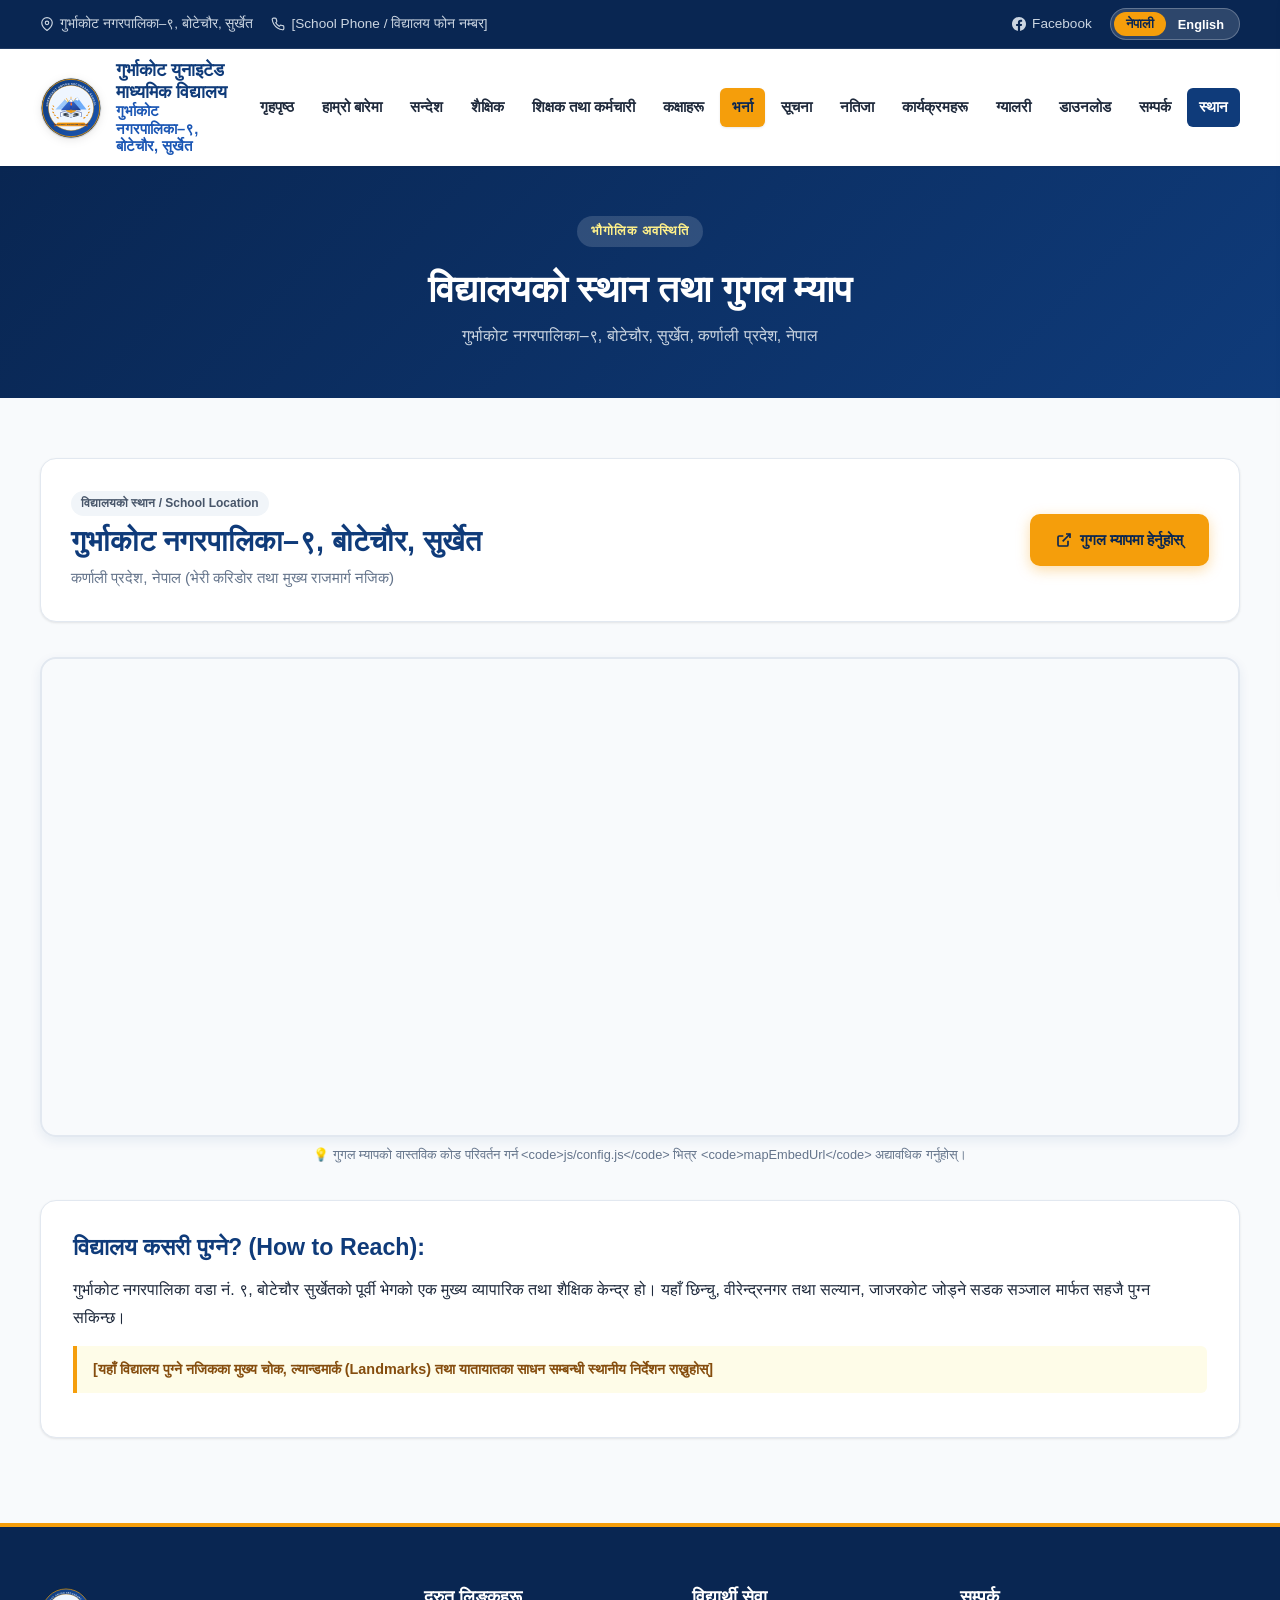
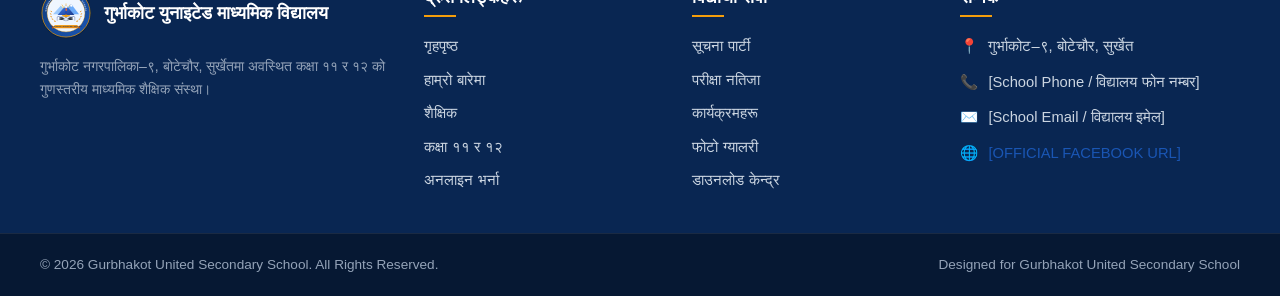
<file: location.html>
<!DOCTYPE html>
<html lang="ne">
<head>
  <meta charset="UTF-8">
  <meta name="viewport" content="width=device-width, initial-scale=1.0">
  <title>Location & Map | Gurbhakot United Secondary School | स्थान तथा नक्सा</title>
  <meta name="description" content="Location and Google Map of Gurbhakot United Secondary School, Gurbhakot-9, Botechaur, Surkhet, Nepal. How to reach the school.">
  <link rel="icon" type="image/svg+xml" href="images/logo/logo.svg">
  <link rel="stylesheet" href="css/style.css">
</head>
<body>

  <!-- Top Bar -->
  <aside class="top-bar">
    <div class="container">
      <div class="top-bar-left">
        <span class="top-info-item">
          <svg width="14" height="14" viewBox="0 0 24 24" fill="none" stroke="currentColor" stroke-width="2"><path d="M21 10c0 7-9 13-9 13s-9-6-9-13a9 9 0 0 1 18 0z"></path><circle cx="12" cy="10" r="3"></circle></svg>
          <span data-np="गुर्भाकोट नगरपालिका–९, बोटेचौर, सुर्खेत" data-en="Gurbhakot Municipality-9, Botechaur, Surkhet">गुर्भाकोट नगरपालिका–९, बोटेचौर, सुर्खेत</span>
        </span>
        <span class="top-info-item">
          <svg width="14" height="14" viewBox="0 0 24 24" fill="none" stroke="currentColor" stroke-width="2"><path d="M22 16.92v3a2 2 0 0 1-2.18 2 19.79 19.79 0 0 1-8.63-3.07 19.5 19.5 0 0 1-6-6 19.79 19.79 0 0 1-3.07-8.67A2 2 0 0 1 4.11 2h3a2 2 0 0 1 2 1.72 12.84 12.84 0 0 0 .7 2.81 2 2 0 0 1-.45 2.11L8.09 9.91a16 16 0 0 0 6 6l1.27-1.27a2 2 0 0 1 2.11-.45 12.84 12.84 0 0 0 2.81.7A2 2 0 0 1 22 16.92z"></path></svg>
          <span class="school-phone-display">[School Phone]</span>
        </span>
      </div>
      <div class="top-bar-right">
        <a href="#" class="top-info-item school-facebook-link" target="_blank" rel="noopener noreferrer">
          <svg width="14" height="14" viewBox="0 0 24 24" fill="currentColor"><path d="M24 12.073c0-6.627-5.373-12-12-12s-12 5.373-12 12c0 5.99 4.388 10.954 10.125 11.854v-8.385H7.078v-3.47h3.047V9.43c0-3.007 1.792-4.669 4.533-4.669 1.312 0 2.686.235 2.686.235v2.953H15.83c-1.491 0-1.956.925-1.956 1.874v2.25h3.328l-.532 3.47h-2.796v8.385C19.612 23.027 24 18.062 24 12.073z"/></svg>
          <span>Facebook</span>
        </a>
        <div class="lang-switcher">
          <button class="lang-btn lang-btn-np active" data-lang="np">नेपाली</button>
          <button class="lang-btn lang-btn-en" data-lang="en">English</button>
        </div>
      </div>
    </div>
  </aside>

  <!-- Header -->
  <header class="main-header" id="mainHeader">
    <div class="container header-container">
      <a href="index.html" class="school-brand">
        <img src="images/logo/logo.svg" alt="Logo" class="school-logo" />
        <div class="brand-text">
          <span class="school-name-np" data-np="गुर्भाकोट युनाइटेड माध्यमिक विद्यालय" data-en="Gurbhakot United Secondary School">गुर्भाकोट युनाइटेड माध्यमिक विद्यालय</span>
          <span class="school-name-en" data-np="गुर्भाकोट नगरपालिका–९, बोटेचौर, सुर्खेत" data-en="Gurbhakot Municipality-9, Botechaur, Surkhet">गुर्भाकोट नगरपालिका–९, बोटेचौर, सुर्खेत</span>
        </div>
      </a>

      <nav class="nav-menu">
        <a href="index.html" class="nav-link" data-np="गृहपृष्ठ" data-en="Home">गृहपृष्ठ</a>
        <a href="about.html" class="nav-link" data-np="हाम्रो बारेमा" data-en="About Us">हाम्रो बारेमा</a>
        <a href="message.html" class="nav-link" data-np="सन्देश" data-en="Message">सन्देश</a>
        <a href="academic.html" class="nav-link" data-np="शैक्षिक" data-en="Academic">शैक्षिक</a>
        <a href="teachers.html" class="nav-link" data-np="शिक्षक तथा कर्मचारी" data-en="Teachers & Staff">शिक्षक तथा कर्मचारी</a>
        <a href="classes.html" class="nav-link" data-np="कक्षाहरू" data-en="Classes">कक्षाहरू</a>
        <a href="admission.html" class="nav-link nav-cta" data-np="भर्ना" data-en="Admission">भर्ना</a>
        <a href="notices.html" class="nav-link" data-np="सूचना" data-en="Notice">सूचना</a>
        <a href="results.html" class="nav-link" data-np="नतिजा" data-en="Results">नतिजा</a>
        <a href="events.html" class="nav-link" data-np="कार्यक्रमहरू" data-en="Events">कार्यक्रमहरू</a>
        <a href="gallery.html" class="nav-link" data-np="ग्यालरी" data-en="Gallery">ग्यालरी</a>
        <a href="downloads.html" class="nav-link" data-np="डाउनलोड" data-en="Downloads">डाउनलोड</a>
        <a href="contact.html" class="nav-link" data-np="सम्पर्क" data-en="Contact">सम्पर्क</a>
        <a href="location.html" class="nav-link active" data-np="स्थान" data-en="Location">स्थान</a>
      </nav>

      <button class="menu-toggle" id="menuToggleBtn" aria-label="Toggle navigation">
        <span></span><span></span><span></span>
      </button>
    </div>
  </header>

  <!-- Mobile Drawer -->
  <div class="mobile-nav-overlay" id="mobileOverlay"></div>
  <aside class="mobile-drawer" id="mobileDrawer">
    <div class="mobile-drawer-header">
      <div class="mobile-drawer-title" data-np="मेनु / नेभिगेसन" data-en="Menu Navigation">मेनु / नेभिगेसन</div>
      <button class="drawer-close-btn" id="drawerCloseBtn">&times;</button>
    </div>
    <div class="mobile-nav-list">
      <a href="index.html" class="mobile-nav-link" data-np="गृहपृष्ठ (Home)" data-en="Home">गृहपृष्ठ (Home)</a>
      <a href="about.html" class="mobile-nav-link" data-np="हाम्रो बारेमा (About Us)" data-en="About Us">हाम्रो बारेमा (About Us)</a>
      <a href="message.html" class="mobile-nav-link" data-np="सन्देश (Message)" data-en="Message">सन्देश (Message)</a>
      <a href="academic.html" class="mobile-nav-link" data-np="शैक्षिक (Academic)" data-en="Academic">शैक्षिक (Academic)</a>
      <a href="teachers.html" class="mobile-nav-link" data-np="शिक्षक तथा कर्मचारी (Teachers & Staff)" data-en="Teachers & Staff">शिक्षक तथा कर्मचारी (Teachers & Staff)</a>
      <a href="classes.html" class="mobile-nav-link" data-np="कक्षाहरू (Classes 11-12)" data-en="Classes 11-12">कक्षाहरू (Classes 11-12)</a>
      <a href="admission.html" class="mobile-nav-link" data-np="अनलाइन भर्ना (Online Admission)" data-en="Online Admission">अनलाइन भर्ना (Online Admission)</a>
      <a href="notices.html" class="mobile-nav-link" data-np="सूचना पार्टी (Notice Board)" data-en="Notice Board">सूचना पार्टी (Notice Board)</a>
      <a href="results.html" class="mobile-nav-link" data-np="नतिजा खोजी (Results)" data-en="Results">नतिजा खोजी (Results)</a>
      <a href="events.html" class="mobile-nav-link" data-np="कार्यक्रमहरू (Events)" data-en="Events">कार्यक्रमहरू (Events)</a>
      <a href="gallery.html" class="mobile-nav-link" data-np="फोटो ग्यालरी (Gallery)" data-en="Photo Gallery">फोटो ग्यालरी (Photo Gallery)</a>
      <a href="downloads.html" class="mobile-nav-link" data-np="डाउनलोड केन्द्र (Downloads)" data-en="Downloads">डाउनलोड केन्द्र (Downloads)</a>
      <a href="contact.html" class="mobile-nav-link" data-np="सम्पर्क (Contact Us)" data-en="Contact Us">सम्पर्क (Contact Us)</a>
      <a href="location.html" class="mobile-nav-link active" data-np="स्थान तथा नक्सा (Location)" data-en="Location & Map">स्थान तथा नक्सा (Location)</a>
    </div>
  </aside>

  <!-- Banner -->
  <section style="background: linear-gradient(135deg, var(--primary-dark) 0%, var(--primary-blue) 100%); color: var(--white); padding: 50px 0; text-align: center;">
    <div class="container">
      <span class="section-tag" style="background: rgba(255,255,255,0.15); color: #fef08a;" data-np="भौगोलिक अवस्थिति" data-en="Geographic Location">भौगोलिक अवस्थिति</span>
      <h1 style="font-size: 2.3rem; color: var(--white); margin-top: 10px;" data-np="विद्यालयको स्थान तथा गुगल म्याप" data-en="School Location & Google Map">विद्यालयको स्थान तथा गुगल म्याप</h1>
      <p style="color: #cbd5e1; font-size: 1rem; max-width: 600px; margin: 10px auto 0;" data-np="गुर्भाकोट नगरपालिका–९, बोटेचौर, सुर्खेत, कर्णाली प्रदेश, नेपाल" data-en="Gurbhakot Municipality-9, Botechaur, Surkhet, Karnali Province, Nepal">
        गुर्भाकोट नगरपालिका–९, बोटेचौर, सुर्खेत, कर्णाली प्रदेश, नेपाल
      </p>
    </div>
  </section>

  <!-- Location Content -->
  <section class="section">
    <div class="container">

      <!-- Location Card Banner -->
      <div style="background: var(--white); border-radius: var(--radius-lg); border: 1px solid var(--border-light); padding: 30px; box-shadow: var(--shadow-sm); margin-bottom: 35px;">
        <div style="display: flex; flex-wrap: wrap; justify-content: space-between; align-items: center; gap: 20px;">
          <div>
            <span class="category-badge cat-general" style="margin-bottom: 8px;" data-np="विद्यालयको स्थान / School Location" data-en="School Location">विद्यालयको स्थान / School Location</span>
            <h2 style="font-size: 1.8rem; color: var(--primary-blue); margin-bottom: 6px;" data-np="गुर्भाकोट नगरपालिका–९, बोटेचौर, सुर्खेत" data-en="Gurbhakot Municipality-9, Botechaur, Surkhet">
              गुर्भाकोट नगरपालिका–९, बोटेचौर, सुर्खेत
            </h2>
            <p style="color: var(--text-muted); font-size: 0.95rem;" data-np="कर्णाली प्रदेश, नेपाल (भेरी करिडोर तथा मुख्य राजमार्ग नजिक)" data-en="Karnali Province, Nepal (Accessible via Botechaur highway road network)">
              कर्णाली प्रदेश, नेपाल (भेरी करिडोर तथा मुख्य राजमार्ग नजिक)
            </p>
          </div>
          <div>
            <a href="https://maps.google.com/maps?q=Botechaur,+Surkhet,+Nepal" target="_blank" rel="noopener noreferrer" class="btn btn-primary">
              <svg width="16" height="16" viewBox="0 0 24 24" fill="none" stroke="currentColor" stroke-width="2.5"><path d="M18 13v6a2 2 0 0 1-2 2H5a2 2 0 0 1-2-2V8a2 2 0 0 1 2-2h6"></path><polyline points="15 3 21 3 21 9"></polyline><line x1="10" y1="14" x2="21" y2="3"></line></svg>
              <span data-np="गुगल म्यापमा हेर्नुहोस्" data-en="Open in Google Maps App">गुगल म्यापमा हेर्नुहोस्</span>
            </a>
          </div>
        </div>
      </div>

      <!-- Configurable Google Map Container -->
      <div style="margin-bottom: 35px;">
        <div class="map-container" style="height: 480px;">
          <iframe 
            data-config="mapEmbedUrl"
            src="https://maps.google.com/maps?q=Botechaur,+Surkhet,+Nepal&t=&z=14&ie=UTF8&iwloc=&output=embed" 
            loading="lazy" 
            title="Gurbhakot United Secondary School Location Map"
            allowfullscreen>
          </iframe>
        </div>
        <p style="font-size: 0.8rem; color: var(--text-muted); margin-top: 8px; text-align: center;" data-np="💡 गुगल म्यापको वास्तविक कोड परिवर्तन गर्न <code>js/config.js</code> भित्र <code>mapEmbedUrl</code> अद्यावधिक गर्नुहोस्।" data-en="💡 To customize the exact Google Map coordinates, update <code>mapEmbedUrl</code> in <code>js/config.js</code>.">
          💡 गुगल म्यापको वास्तविक कोड परिवर्तन गर्न <code>js/config.js</code> भित्र <code>mapEmbedUrl</code> अद्यावधिक गर्नुहोस्।
        </p>
      </div>

      <!-- Travel Directions & Accessibility -->
      <div class="about-block">
        <h3 data-np="विद्यालय कसरी पुग्ने? (How to Reach):" data-en="How to Reach the School:">
          <span>🚌</span>
          <span data-np="विद्यालय कसरी पुग्ने? (How to Reach):" data-en="How to Reach the School:">विद्यालय कसरी पुग्ने? (How to Reach):</span>
        </h3>
        <p data-np="गुर्भाकोट नगरपालिका वडा नं. ९, बोटेचौर सुर्खेतको पूर्वी भेगको एक मुख्य व्यापारिक तथा शैक्षिक केन्द्र हो। यहाँ छिन्चु, वीरेन्द्रनगर तथा सल्यान, जाजरकोट जोड्ने सडक सञ्जाल मार्फत सहजै पुग्न सकिन्छ।" data-en="Botechaur in Ward No. 9 of Gurbhakot Municipality serves as a regional commercial and educational hub, easily accessible from Birendranagar, Chhinchu, Salyan, and Jajarkot.">
          गुर्भाकोट नगरपालिका वडा नं. ९, बोटेचौर सुर्खेतको पूर्वी भेगको एक मुख्य व्यापारिक तथा शैक्षिक केन्द्र हो। यहाँ छिन्चु, वीरेन्द्रनगर तथा सल्यान, जाजरकोट जोड्ने सडक सञ्जाल मार्फत सहजै पुग्न सकिन्छ।
        </p>
        <div class="placeholder-box" data-np="[यहाँ विद्यालय पुग्ने नजिकका मुख्य चोक, ल्यान्डमार्क (Landmarks) तथा यातायातका साधन सम्बन्धी स्थानीय निर्देशन राख्नुहोस्]" data-en="[Insert nearby local landmarks, bus stops, and specific travel directions to the school campus here]">
          [यहाँ विद्यालय पुग्ने नजिकका मुख्य चोक, ल्यान्डमार्क (Landmarks) तथा यातायातका साधन सम्बन्धी स्थानीय निर्देशन राख्नुहोस्]
        </div>
      </div>

    </div>
  </section>

  <!-- Footer -->
  <footer class="footer">
    <div class="container">
      <div class="footer-grid">
        <div class="footer-col">
          <div class="footer-logo-row">
            <img src="images/logo/logo.svg" alt="Logo" class="footer-logo" />
            <div class="footer-school-name" data-np="गुर्भाकोट युनाइटेड माध्यमिक विद्यालय" data-en="Gurbhakot United Secondary School">गुर्भाकोट युनाइटेड माध्यमिक विद्यालय</div>
          </div>
          <p class="footer-desc" data-np="गुर्भाकोट नगरपालिका–९, बोटेचौर, सुर्खेतमा अवस्थित कक्षा ११ र १२ को गुणस्तरीय माध्यमिक शैक्षिक संस्था।" data-en="Quality secondary school education for Grades 11-12 in Botechaur, Surkhet.">गुर्भाकोट नगरपालिका–९, बोटेचौर, सुर्खेतमा अवस्थित कक्षा ११ र १२ को गुणस्तरीय माध्यमिक शैक्षिक संस्था।</p>
        </div>
        <div class="footer-col">
          <h4 class="footer-title" data-np="द्रुत लिङ्कहरू" data-en="Quick Links">द्रुत लिङ्कहरू</h4>
          <div class="footer-links">
            <a href="index.html" data-np="गृहपृष्ठ" data-en="Home">गृहपृष्ठ</a>
            <a href="about.html" data-np="हाम्रो बारेमा" data-en="About Us">हाम्रो बारेमा</a>
            <a href="academic.html" data-np="शैक्षिक" data-en="Academic">शैक्षिक</a>
            <a href="classes.html" data-np="कक्षा ११ र १२" data-en="Classes 11 & 12">कक्षा ११ र १२</a>
            <a href="admission.html" data-np="अनलाइन भर्ना" data-en="Admission">अनलाइन भर्ना</a>
          </div>
        </div>
        <div class="footer-col">
          <h4 class="footer-title" data-np="विद्यार्थी सेवा" data-en="Student Services">विद्यार्थी सेवा</h4>
          <div class="footer-links">
            <a href="notices.html" data-np="सूचना पार्टी" data-en="Notices">सूचना पार्टी</a>
            <a href="results.html" data-np="परीक्षा नतिजा" data-en="Results">परीक्षा नतिजा</a>
            <a href="events.html" data-np="कार्यक्रमहरू" data-en="Events">कार्यक्रमहरू</a>
            <a href="gallery.html" data-np="फोटो ग्यालरी" data-en="Gallery">फोटो ग्यालरी</a>
            <a href="downloads.html" data-np="डाउनलोड केन्द्र" data-en="Downloads">डाउनलोड केन्द्र</a>
          </div>
        </div>
        <div class="footer-col">
          <h4 class="footer-title" data-np="सम्पर्क" data-en="Contact">सम्पर्क</h4>
          <div class="footer-contact-list">
            <div class="footer-contact-item"><span>📍</span><span>गुर्भाकोट–९, बोटेचौर, सुर्खेत</span></div>
            <div class="footer-contact-item"><span>📞</span><span class="school-phone-display">[School Phone]</span></div>
            <div class="footer-contact-item"><span>✉️</span><span class="school-email-display">[School Email]</span></div>
            <div class="footer-contact-item"><span>🌐</span><a href="#" class="school-facebook-link" target="_blank" rel="noopener">[OFFICIAL FACEBOOK URL]</a></div>
          </div>
        </div>
      </div>
    </div>
    <div class="footer-bottom">
      <div class="container">
        <div>&copy; 2026 Gurbhakot United Secondary School. All Rights Reserved.</div>
        <div>Designed for Gurbhakot United Secondary School</div>
      </div>
    </div>
  </footer>

  <script src="js/config.js"></script>
  <script src="js/language.js"></script>
  <script src="js/script.js"></script>
</body>
</html>
</file>
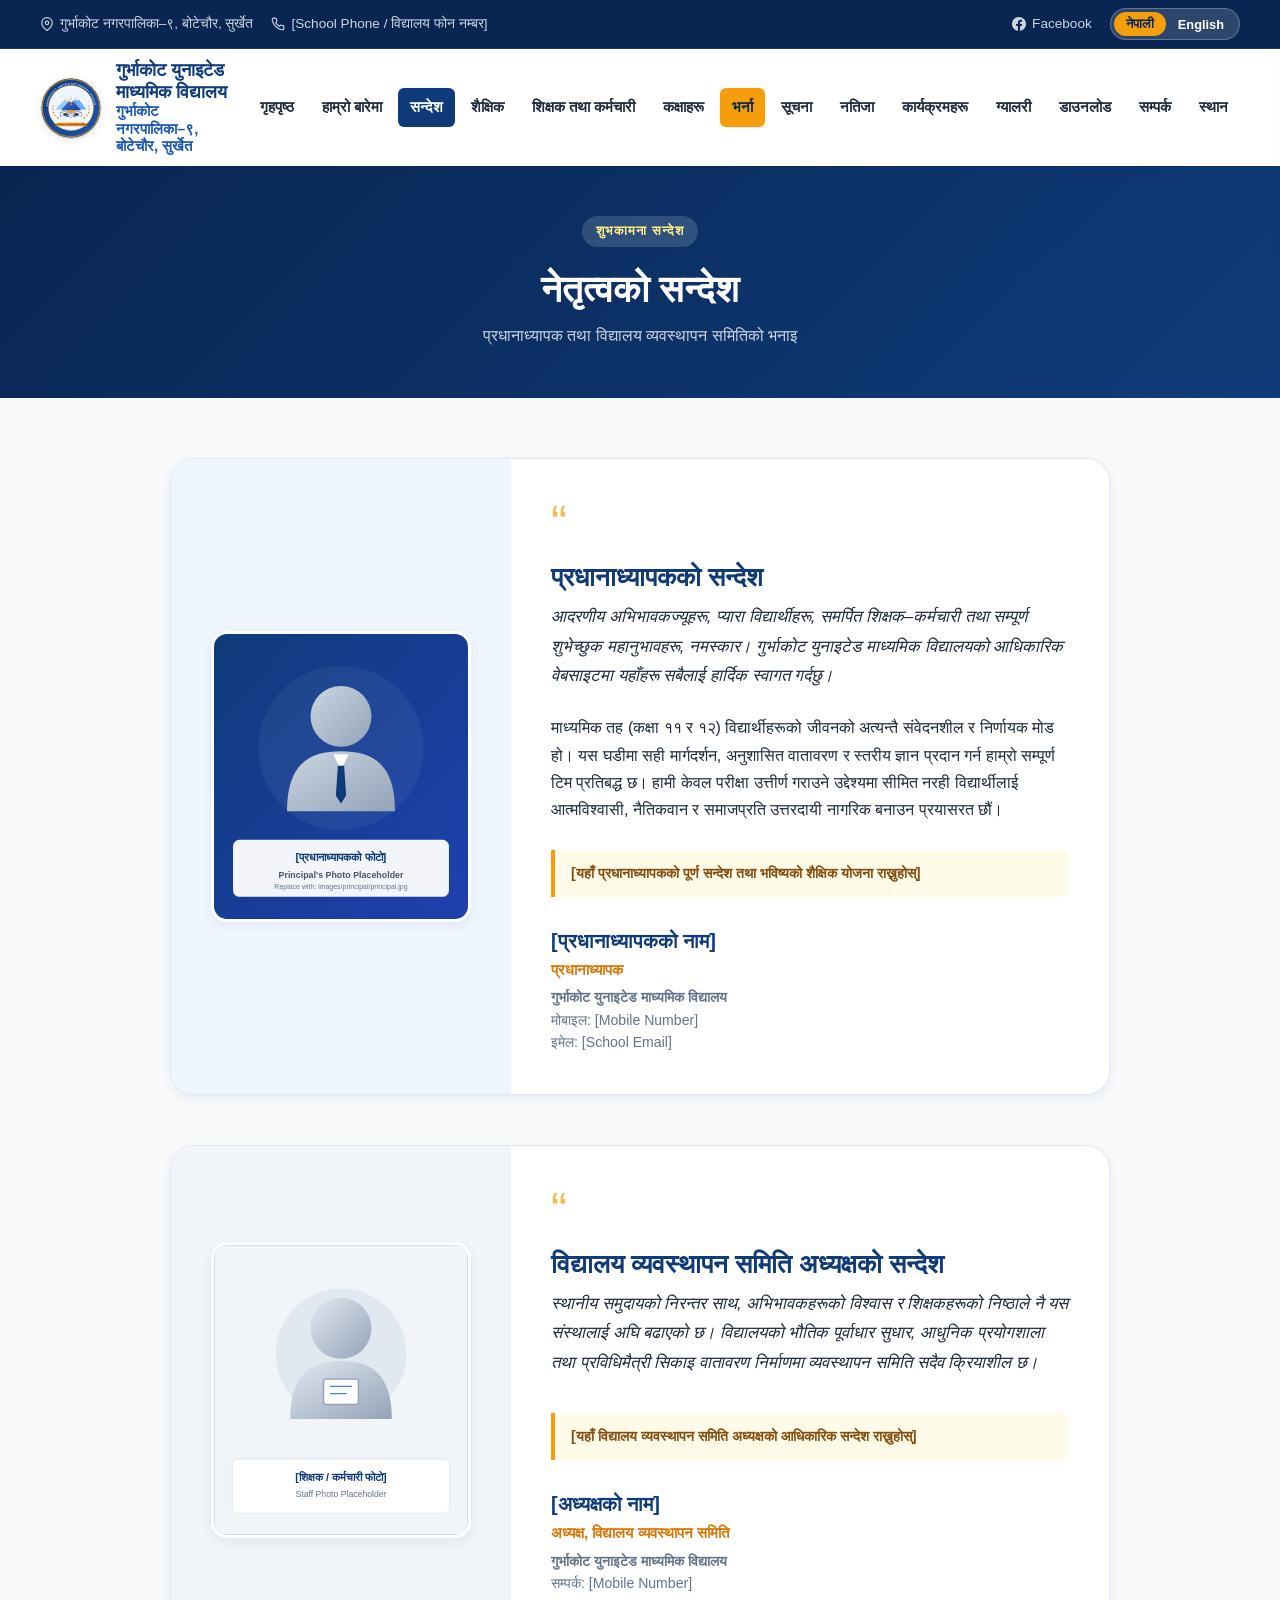
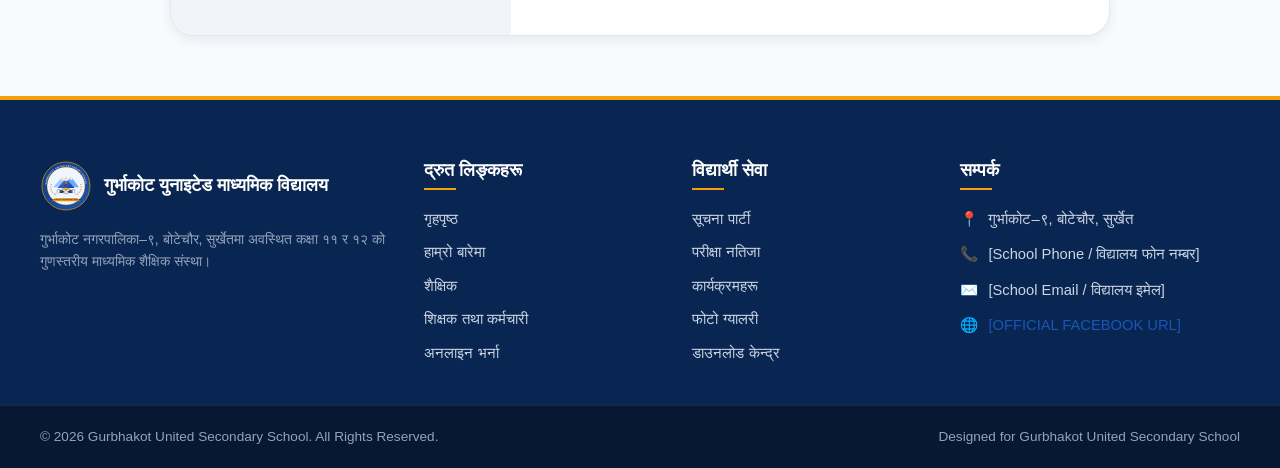
<file: message.html>
<!DOCTYPE html>
<html lang="ne">
<head>
  <meta charset="UTF-8">
  <meta name="viewport" content="width=device-width, initial-scale=1.0">
  <title>Messages | Gurbhakot United Secondary School | सन्देशहरू</title>
  <meta name="description" content="Message from the Principal and Management of Gurbhakot United Secondary School, Botechaur, Surkhet.">
  <link rel="icon" type="image/svg+xml" href="images/logo/logo.svg">
  <link rel="stylesheet" href="css/style.css">
</head>
<body>

  <!-- Top Utility Bar -->
  <aside class="top-bar">
    <div class="container">
      <div class="top-bar-left">
        <span class="top-info-item">
          <svg width="14" height="14" viewBox="0 0 24 24" fill="none" stroke="currentColor" stroke-width="2"><path d="M21 10c0 7-9 13-9 13s-9-6-9-13a9 9 0 0 1 18 0z"></path><circle cx="12" cy="10" r="3"></circle></svg>
          <span data-np="गुर्भाकोट नगरपालिका–९, बोटेचौर, सुर्खेत" data-en="Gurbhakot Municipality-9, Botechaur, Surkhet">गुर्भाकोट नगरपालिका–९, बोटेचौर, सुर्खेत</span>
        </span>
        <span class="top-info-item">
          <svg width="14" height="14" viewBox="0 0 24 24" fill="none" stroke="currentColor" stroke-width="2"><path d="M22 16.92v3a2 2 0 0 1-2.18 2 19.79 19.79 0 0 1-8.63-3.07 19.5 19.5 0 0 1-6-6 19.79 19.79 0 0 1-3.07-8.67A2 2 0 0 1 4.11 2h3a2 2 0 0 1 2 1.72 12.84 12.84 0 0 0 .7 2.81 2 2 0 0 1-.45 2.11L8.09 9.91a16 16 0 0 0 6 6l1.27-1.27a2 2 0 0 1 2.11-.45 12.84 12.84 0 0 0 2.81.7A2 2 0 0 1 22 16.92z"></path></svg>
          <span class="school-phone-display">[School Phone]</span>
        </span>
      </div>
      <div class="top-bar-right">
        <a href="#" class="top-info-item school-facebook-link" target="_blank" rel="noopener noreferrer">
          <svg width="14" height="14" viewBox="0 0 24 24" fill="currentColor"><path d="M24 12.073c0-6.627-5.373-12-12-12s-12 5.373-12 12c0 5.99 4.388 10.954 10.125 11.854v-8.385H7.078v-3.47h3.047V9.43c0-3.007 1.792-4.669 4.533-4.669 1.312 0 2.686.235 2.686.235v2.953H15.83c-1.491 0-1.956.925-1.956 1.874v2.25h3.328l-.532 3.47h-2.796v8.385C19.612 23.027 24 18.062 24 12.073z"/></svg>
          <span>Facebook</span>
        </a>
        <div class="lang-switcher">
          <button class="lang-btn lang-btn-np active" data-lang="np">नेपाली</button>
          <button class="lang-btn lang-btn-en" data-lang="en">English</button>
        </div>
      </div>
    </div>
  </aside>

  <!-- Header -->
  <header class="main-header" id="mainHeader">
    <div class="container header-container">
      <a href="index.html" class="school-brand">
        <img src="images/logo/logo.svg" alt="Logo" class="school-logo" />
        <div class="brand-text">
          <span class="school-name-np" data-np="गुर्भाकोट युनाइटेड माध्यमिक विद्यालय" data-en="Gurbhakot United Secondary School">गुर्भाकोट युनाइटेड माध्यमिक विद्यालय</span>
          <span class="school-name-en" data-np="गुर्भाकोट नगरपालिका–९, बोटेचौर, सुर्खेत" data-en="Gurbhakot Municipality-9, Botechaur, Surkhet">गुर्भाकोट नगरपालिका–९, बोटेचौर, सुर्खेत</span>
        </div>
      </a>

      <nav class="nav-menu">
        <a href="index.html" class="nav-link" data-np="गृहपृष्ठ" data-en="Home">गृहपृष्ठ</a>
        <a href="about.html" class="nav-link" data-np="हाम्रो बारेमा" data-en="About Us">हाम्रो बारेमा</a>
        <a href="message.html" class="nav-link active" data-np="सन्देश" data-en="Message">सन्देश</a>
        <a href="academic.html" class="nav-link" data-np="शैक्षिक" data-en="Academic">शैक्षिक</a>
        <a href="teachers.html" class="nav-link" data-np="शिक्षक तथा कर्मचारी" data-en="Teachers & Staff">शिक्षक तथा कर्मचारी</a>
        <a href="classes.html" class="nav-link" data-np="कक्षाहरू" data-en="Classes">कक्षाहरू</a>
        <a href="admission.html" class="nav-link nav-cta" data-np="भर्ना" data-en="Admission">भर्ना</a>
        <a href="notices.html" class="nav-link" data-np="सूचना" data-en="Notice">सूचना</a>
        <a href="results.html" class="nav-link" data-np="नतिजा" data-en="Results">नतिजा</a>
        <a href="events.html" class="nav-link" data-np="कार्यक्रमहरू" data-en="Events">कार्यक्रमहरू</a>
        <a href="gallery.html" class="nav-link" data-np="ग्यालरी" data-en="Gallery">ग्यालरी</a>
        <a href="downloads.html" class="nav-link" data-np="डाउनलोड" data-en="Downloads">डाउनलोड</a>
        <a href="contact.html" class="nav-link" data-np="सम्पर्क" data-en="Contact">सम्पर्क</a>
        <a href="location.html" class="nav-link" data-np="स्थान" data-en="Location">स्थान</a>
      </nav>

      <button class="menu-toggle" id="menuToggleBtn" aria-label="Toggle navigation">
        <span></span><span></span><span></span>
      </button>
    </div>
  </header>

  <!-- Mobile Drawer -->
  <div class="mobile-nav-overlay" id="mobileOverlay"></div>
  <aside class="mobile-drawer" id="mobileDrawer">
    <div class="mobile-drawer-header">
      <div class="mobile-drawer-title" data-np="मेनु / नेभिगेसन" data-en="Menu Navigation">मेनु / नेभिगेसन</div>
      <button class="drawer-close-btn" id="drawerCloseBtn">&times;</button>
    </div>
    <div class="mobile-nav-list">
      <a href="index.html" class="mobile-nav-link" data-np="गृहपृष्ठ (Home)" data-en="Home">गृहपृष्ठ (Home)</a>
      <a href="about.html" class="mobile-nav-link" data-np="हाम्रो बारेमा (About Us)" data-en="About Us">हाम्रो बारेमा (About Us)</a>
      <a href="message.html" class="mobile-nav-link active" data-np="सन्देश (Message)" data-en="Message">सन्देश (Message)</a>
      <a href="academic.html" class="mobile-nav-link" data-np="शैक्षिक (Academic)" data-en="Academic">शैक्षिक (Academic)</a>
      <a href="teachers.html" class="mobile-nav-link" data-np="शिक्षक तथा कर्मचारी (Teachers & Staff)" data-en="Teachers & Staff">शिक्षक तथा कर्मचारी (Teachers & Staff)</a>
      <a href="classes.html" class="mobile-nav-link" data-np="कक्षाहरू (Classes 11-12)" data-en="Classes 11-12">कक्षाहरू (Classes 11-12)</a>
      <a href="admission.html" class="mobile-nav-link" data-np="अनलाइन भर्ना (Online Admission)" data-en="Online Admission">अनलाइन भर्ना (Online Admission)</a>
      <a href="notices.html" class="mobile-nav-link" data-np="सूचना पार्टी (Notice Board)" data-en="Notice Board">सूचना पार्टी (Notice Board)</a>
      <a href="results.html" class="mobile-nav-link" data-np="नतिजा खोजी (Results)" data-en="Results">नतिजा खोजी (Results)</a>
      <a href="events.html" class="mobile-nav-link" data-np="कार्यक्रमहरू (Events)" data-en="Events">कार्यक्रमहरू (Events)</a>
      <a href="gallery.html" class="mobile-nav-link" data-np="फोटो ग्यालरी (Gallery)" data-en="Photo Gallery">फोटो ग्यालरी (Photo Gallery)</a>
      <a href="downloads.html" class="mobile-nav-link" data-np="डाउनलोड केन्द्र (Downloads)" data-en="Downloads">डाउनलोड केन्द्र (Downloads)</a>
      <a href="contact.html" class="mobile-nav-link" data-np="सम्पर्क (Contact Us)" data-en="Contact Us">सम्पर्क (Contact Us)</a>
      <a href="location.html" class="mobile-nav-link" data-np="स्थान तथा नक्सा (Location)" data-en="Location & Map">स्थान तथा नक्सा (Location)</a>
    </div>
  </aside>

  <!-- Banner -->
  <section style="background: linear-gradient(135deg, var(--primary-dark) 0%, var(--primary-blue) 100%); color: var(--white); padding: 50px 0; text-align: center;">
    <div class="container">
      <span class="section-tag" style="background: rgba(255,255,255,0.15); color: #fef08a;" data-np="शुभकामना सन्देश" data-en="Official Messages">शुभकामना सन्देश</span>
      <h1 style="font-size: 2.3rem; color: var(--white); margin-top: 10px;" data-np="नेतृत्वको सन्देश" data-en="Messages from Leadership">नेतृत्वको सन्देश</h1>
      <p style="color: #cbd5e1; font-size: 1rem; max-width: 600px; margin: 10px auto 0;" data-np="प्रधानाध्यापक तथा विद्यालय व्यवस्थापन समितिको भनाइ" data-en="From the Desk of the Principal and School Management Committee">
        प्रधानाध्यापक तथा विद्यालय व्यवस्थापन समितिको भनाइ
      </p>
    </div>
  </section>

  <!-- Messages Content -->
  <section class="section">
    <div class="container" style="max-width: 980px;">

      <!-- 1. Principal's Message -->
      <div class="principal-card" style="margin-bottom: 50px;">
        <div class="principal-photo-wrap">
          <img src="images/principal/principal-placeholder.svg" alt="Principal Portrait Placeholder" class="principal-photo" />
        </div>
        <div class="principal-content">
          <div class="quote-icon">“</div>
          <h2 style="font-size: 1.6rem; color: var(--primary-blue); margin-bottom: 8px;" data-np="प्रधानाध्यापकको सन्देश" data-en="Message from the Principal">
            प्रधानाध्यापकको सन्देश
          </h2>
          <p class="principal-text" data-np="आदरणीय अभिभावकज्यूहरू, प्यारा विद्यार्थीहरू, समर्पित शिक्षक–कर्मचारी तथा सम्पूर्ण शुभेच्छुक महानुभावहरू, नमस्कार। गुर्भाकोट युनाइटेड माध्यमिक विद्यालयको आधिकारिक वेबसाइटमा यहाँहरू सबैलाई हार्दिक स्वागत गर्दछु।" data-en="Respected parents, dear students, dedicated teachers and well-wishers, Namaste and a warm welcome to the official portal of Gurbhakot United Secondary School.">
            आदरणीय अभिभावकज्यूहरू, प्यारा विद्यार्थीहरू, समर्पित शिक्षक–कर्मचारी तथा सम्पूर्ण शुभेच्छुक महानुभावहरू, नमस्कार। गुर्भाकोट युनाइटेड माध्यमिक विद्यालयको आधिकारिक वेबसाइटमा यहाँहरू सबैलाई हार्दिक स्वागत गर्दछु।
          </p>
          <p style="color: var(--text-main); line-height: 1.7; margin-bottom: 15px;" data-np="माध्यमिक तह (कक्षा ११ र १२) विद्यार्थीहरूको जीवनको अत्यन्तै संवेदनशील र निर्णायक मोड हो। यस घडीमा सही मार्गदर्शन, अनुशासित वातावरण र स्तरीय ज्ञान प्रदान गर्न हाम्रो सम्पूर्ण टिम प्रतिबद्ध छ। हामी केवल परीक्षा उत्तीर्ण गराउने उद्देश्यमा सीमित नरही विद्यार्थीलाई आत्मविश्वासी, नैतिकवान र समाजप्रति उत्तरदायी नागरिक बनाउन प्रयासरत छौं।" data-en="Secondary education (Grades 11 & 12) is a pivotal juncture in every learner's life. Our dedicated faculty is committed to providing disciplined guidance, sound academic foundations, and practical life skills to empower every student.">
            माध्यमिक तह (कक्षा ११ र १२) विद्यार्थीहरूको जीवनको अत्यन्तै संवेदनशील र निर्णायक मोड हो। यस घडीमा सही मार्गदर्शन, अनुशासित वातावरण र स्तरीय ज्ञान प्रदान गर्न हाम्रो सम्पूर्ण टिम प्रतिबद्ध छ।
          </p>
          
          <div class="placeholder-box" data-np="[यहाँ प्रधानाध्यापकको पूर्ण सन्देश तथा भविष्यको शैक्षिक योजना राख्नुहोस्]" data-en="[Insert Principal's complete official message and future educational vision here]">
            [यहाँ प्रधानाध्यापकको पूर्ण सन्देश तथा भविष्यको शैक्षिक योजना राख्नुहोस्]
          </div>

          <div class="principal-info" style="margin-top: 20px;">
            <h4 data-np="[प्रधानाध्यापकको नाम]" data-en="[Principal's Name]">[प्रधानाध्यापकको नाम]</h4>
            <div class="role" data-np="प्रधानाध्यापक" data-en="Principal">प्रधानाध्यापक</div>
            <div class="contact-line">
              <strong>गुर्भाकोट युनाइटेड माध्यमिक विद्यालय</strong><br>
              <span data-np="मोबाइल:" data-en="Mobile:">मोबाइल:</span> [Mobile Number]<br>
              <span data-np="इमेल:" data-en="Email:">इमेल:</span> [School Email]
            </div>
          </div>
        </div>
      </div>

      <!-- 2. Chairperson / Management Committee Message -->
      <div class="principal-card">
        <div class="principal-photo-wrap" style="background: var(--bg-subtle);">
          <img src="images/teachers/teacher-placeholder.svg" alt="Chairperson Portrait Placeholder" class="principal-photo" />
        </div>
        <div class="principal-content">
          <div class="quote-icon">“</div>
          <h2 style="font-size: 1.6rem; color: var(--primary-blue); margin-bottom: 8px;" data-np="विद्यालय व्यवस्थापन समिति अध्यक्षको सन्देश" data-en="Message from the SMC Chairperson">
            विद्यालय व्यवस्थापन समिति अध्यक्षको सन्देश
          </h2>
          <p class="principal-text" data-np="स्थानीय समुदायको निरन्तर साथ, अभिभावकहरूको विश्वास र शिक्षकहरूको निष्ठाले नै यस संस्थालाई अघि बढाएको छ। विद्यालयको भौतिक पूर्वाधार सुधार, आधुनिक प्रयोगशाला तथा प्रविधिमैत्री सिकाइ वातावरण निर्माणमा व्यवस्थापन समिति सदैव क्रियाशील छ।" data-en="The enduring support of our local community, parental trust, and teacher diligence propel our institution forward. The Management Committee remains actively engaged in enhancing school infrastructure and modern facilities.">
            स्थानीय समुदायको निरन्तर साथ, अभिभावकहरूको विश्वास र शिक्षकहरूको निष्ठाले नै यस संस्थालाई अघि बढाएको छ। विद्यालयको भौतिक पूर्वाधार सुधार, आधुनिक प्रयोगशाला तथा प्रविधिमैत्री सिकाइ वातावरण निर्माणमा व्यवस्थापन समिति सदैव क्रियाशील छ।
          </p>
          
          <div class="placeholder-box" data-np="[यहाँ विद्यालय व्यवस्थापन समिति अध्यक्षको आधिकारिक सन्देश राख्नुहोस्]" data-en="[Insert School Management Committee Chairperson's official message here]">
            [यहाँ विद्यालय व्यवस्थापन समिति अध्यक्षको आधिकारिक सन्देश राख्नुहोस्]
          </div>

          <div class="principal-info" style="margin-top: 20px;">
            <h4 data-np="[अध्यक्षको नाम]" data-en="[Chairperson's Name]">[अध्यक्षको नाम]</h4>
            <div class="role" data-np="अध्यक्ष, विद्यालय व्यवस्थापन समिति" data-en="Chairperson, School Management Committee">अध्यक्ष, विद्यालय व्यवस्थापन समिति</div>
            <div class="contact-line">
              <strong>गुर्भाकोट युनाइटेड माध्यमिक विद्यालय</strong><br>
              <span data-np="सम्पर्क:" data-en="Contact:">सम्पर्क:</span> [Mobile Number]
            </div>
          </div>
        </div>
      </div>

    </div>
  </section>

  <!-- Footer -->
  <footer class="footer">
    <div class="container">
      <div class="footer-grid">
        <div class="footer-col">
          <div class="footer-logo-row">
            <img src="images/logo/logo.svg" alt="Logo" class="footer-logo" />
            <div class="footer-school-name" data-np="गुर्भाकोट युनाइटेड माध्यमिक विद्यालय" data-en="Gurbhakot United Secondary School">गुर्भाकोट युनाइटेड माध्यमिक विद्यालय</div>
          </div>
          <p class="footer-desc" data-np="गुर्भाकोट नगरपालिका–९, बोटेचौर, सुर्खेतमा अवस्थित कक्षा ११ र १२ को गुणस्तरीय माध्यमिक शैक्षिक संस्था।" data-en="Quality secondary school education for Grades 11-12 in Botechaur, Surkhet.">गुर्भाकोट नगरपालिका–९, बोटेचौर, सुर्खेतमा अवस्थित कक्षा ११ र १२ को गुणस्तरीय माध्यमिक शैक्षिक संस्था।</p>
        </div>
        <div class="footer-col">
          <h4 class="footer-title" data-np="द्रुत लिङ्कहरू" data-en="Quick Links">द्रुत लिङ्कहरू</h4>
          <div class="footer-links">
            <a href="index.html" data-np="गृहपृष्ठ" data-en="Home">गृहपृष्ठ</a>
            <a href="about.html" data-np="हाम्रो बारेमा" data-en="About Us">हाम्रो बारेमा</a>
            <a href="academic.html" data-np="शैक्षिक" data-en="Academic">शैक्षिक</a>
            <a href="teachers.html" data-np="शिक्षक तथा कर्मचारी" data-en="Teachers & Staff">शिक्षक तथा कर्मचारी</a>
            <a href="admission.html" data-np="अनलाइन भर्ना" data-en="Admission">अनलाइन भर्ना</a>
          </div>
        </div>
        <div class="footer-col">
          <h4 class="footer-title" data-np="विद्यार्थी सेवा" data-en="Student Services">विद्यार्थी सेवा</h4>
          <div class="footer-links">
            <a href="notices.html" data-np="सूचना पार्टी" data-en="Notices">सूचना पार्टी</a>
            <a href="results.html" data-np="परीक्षा नतिजा" data-en="Results">परीक्षा नतिजा</a>
            <a href="events.html" data-np="कार्यक्रमहरू" data-en="Events">कार्यक्रमहरू</a>
            <a href="gallery.html" data-np="फोटो ग्यालरी" data-en="Gallery">फोटो ग्यालरी</a>
            <a href="downloads.html" data-np="डाउनलोड केन्द्र" data-en="Downloads">डाउनलोड केन्द्र</a>
          </div>
        </div>
        <div class="footer-col">
          <h4 class="footer-title" data-np="सम्पर्क" data-en="Contact">सम्पर्क</h4>
          <div class="footer-contact-list">
            <div class="footer-contact-item"><span>📍</span><span>गुर्भाकोट–९, बोटेचौर, सुर्खेत</span></div>
            <div class="footer-contact-item"><span>📞</span><span class="school-phone-display">[School Phone]</span></div>
            <div class="footer-contact-item"><span>✉️</span><span class="school-email-display">[School Email]</span></div>
            <div class="footer-contact-item"><span>🌐</span><a href="#" class="school-facebook-link" target="_blank" rel="noopener">[OFFICIAL FACEBOOK URL]</a></div>
          </div>
        </div>
      </div>
    </div>
    <div class="footer-bottom">
      <div class="container">
        <div>&copy; 2026 Gurbhakot United Secondary School. All Rights Reserved.</div>
        <div>Designed for Gurbhakot United Secondary School</div>
      </div>
    </div>
  </footer>

  <script src="js/config.js"></script>
  <script src="js/language.js"></script>
  <script src="js/script.js"></script>
</body>
</html>
</file>
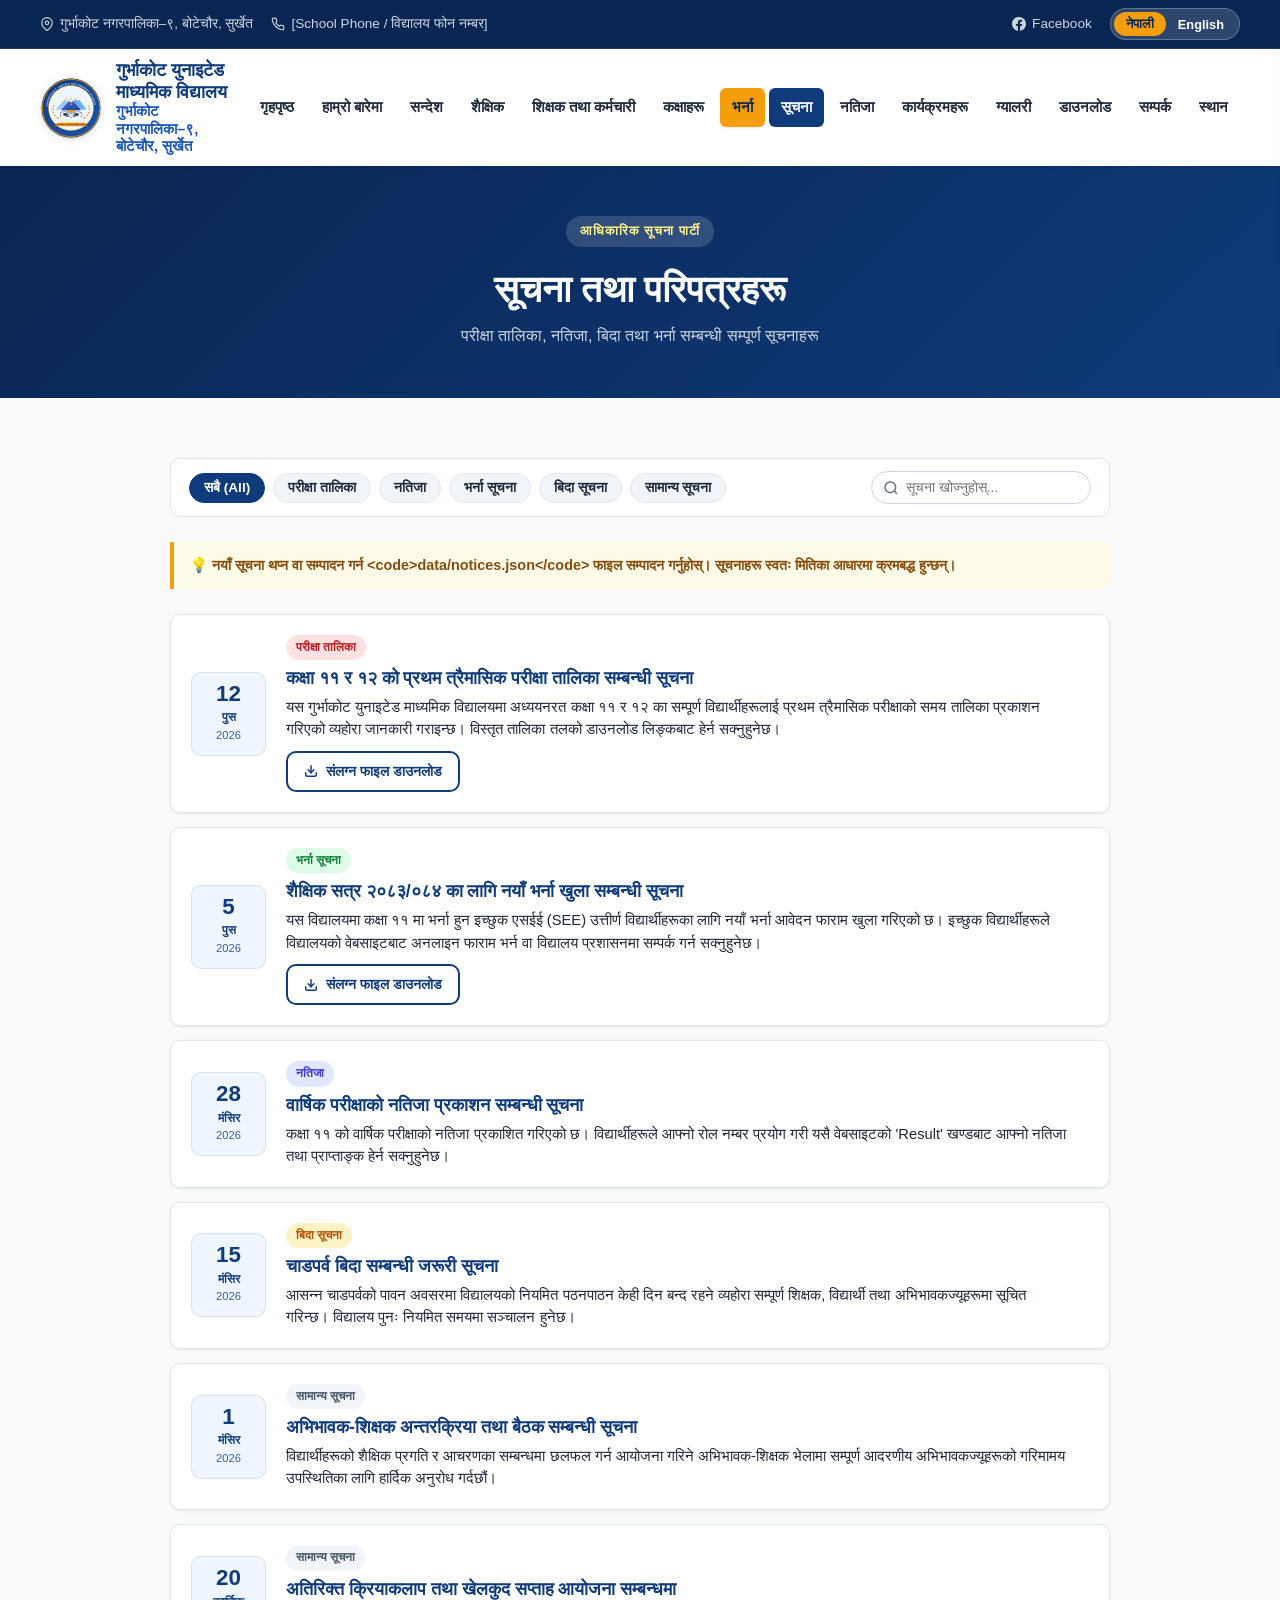
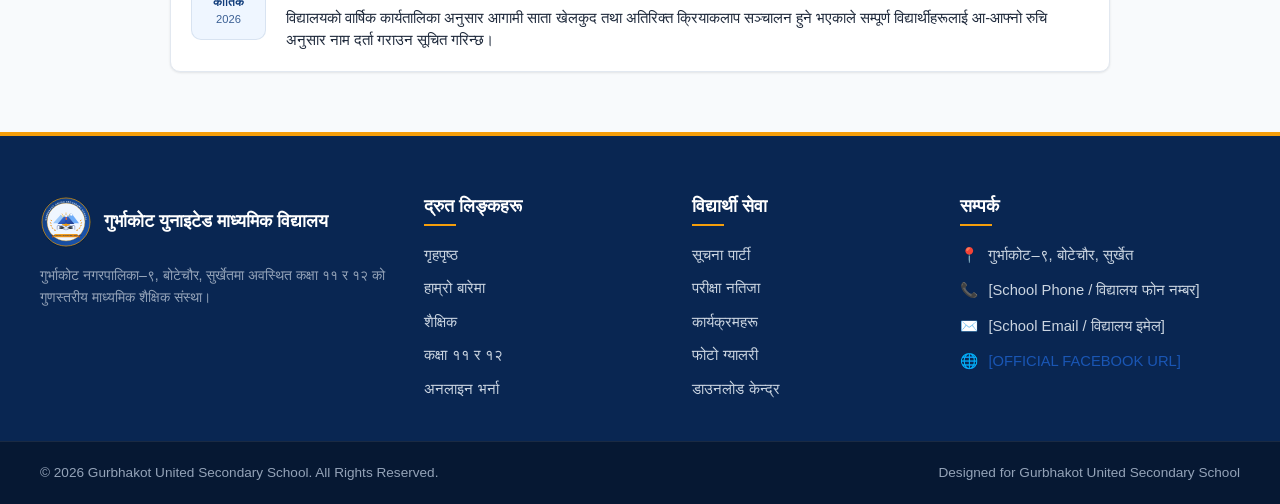
<file: notices.html>
<!DOCTYPE html>
<html lang="ne">
<head>
  <meta charset="UTF-8">
  <meta name="viewport" content="width=device-width, initial-scale=1.0">
  <title>Notice Board | Gurbhakot United Secondary School | सूचना पार्टी</title>
  <meta name="description" content="Official Notice Board of Gurbhakot United Secondary School, Botechaur, Surkhet - Examination routines, results, holidays, and admissions.">
  <link rel="icon" type="image/svg+xml" href="images/logo/logo.svg">
  <link rel="stylesheet" href="css/style.css">
</head>
<body>

  <!-- Top Bar -->
  <aside class="top-bar">
    <div class="container">
      <div class="top-bar-left">
        <span class="top-info-item">
          <svg width="14" height="14" viewBox="0 0 24 24" fill="none" stroke="currentColor" stroke-width="2"><path d="M21 10c0 7-9 13-9 13s-9-6-9-13a9 9 0 0 1 18 0z"></path><circle cx="12" cy="10" r="3"></circle></svg>
          <span data-np="गुर्भाकोट नगरपालिका–९, बोटेचौर, सुर्खेत" data-en="Gurbhakot Municipality-9, Botechaur, Surkhet">गुर्भाकोट नगरपालिका–९, बोटेचौर, सुर्खेत</span>
        </span>
        <span class="top-info-item">
          <svg width="14" height="14" viewBox="0 0 24 24" fill="none" stroke="currentColor" stroke-width="2"><path d="M22 16.92v3a2 2 0 0 1-2.18 2 19.79 19.79 0 0 1-8.63-3.07 19.5 19.5 0 0 1-6-6 19.79 19.79 0 0 1-3.07-8.67A2 2 0 0 1 4.11 2h3a2 2 0 0 1 2 1.72 12.84 12.84 0 0 0 .7 2.81 2 2 0 0 1-.45 2.11L8.09 9.91a16 16 0 0 0 6 6l1.27-1.27a2 2 0 0 1 2.11-.45 12.84 12.84 0 0 0 2.81.7A2 2 0 0 1 22 16.92z"></path></svg>
          <span class="school-phone-display">[School Phone]</span>
        </span>
      </div>
      <div class="top-bar-right">
        <a href="#" class="top-info-item school-facebook-link" target="_blank" rel="noopener noreferrer">
          <svg width="14" height="14" viewBox="0 0 24 24" fill="currentColor"><path d="M24 12.073c0-6.627-5.373-12-12-12s-12 5.373-12 12c0 5.99 4.388 10.954 10.125 11.854v-8.385H7.078v-3.47h3.047V9.43c0-3.007 1.792-4.669 4.533-4.669 1.312 0 2.686.235 2.686.235v2.953H15.83c-1.491 0-1.956.925-1.956 1.874v2.25h3.328l-.532 3.47h-2.796v8.385C19.612 23.027 24 18.062 24 12.073z"/></svg>
          <span>Facebook</span>
        </a>
        <div class="lang-switcher">
          <button class="lang-btn lang-btn-np active" data-lang="np">नेपाली</button>
          <button class="lang-btn lang-btn-en" data-lang="en">English</button>
        </div>
      </div>
    </div>
  </aside>

  <!-- Header -->
  <header class="main-header" id="mainHeader">
    <div class="container header-container">
      <a href="index.html" class="school-brand">
        <img src="images/logo/logo.svg" alt="Logo" class="school-logo" />
        <div class="brand-text">
          <span class="school-name-np" data-np="गुर्भाकोट युनाइटेड माध्यमिक विद्यालय" data-en="Gurbhakot United Secondary School">गुर्भाकोट युनाइटेड माध्यमिक विद्यालय</span>
          <span class="school-name-en" data-np="गुर्भाकोट नगरपालिका–९, बोटेचौर, सुर्खेत" data-en="Gurbhakot Municipality-9, Botechaur, Surkhet">गुर्भाकोट नगरपालिका–९, बोटेचौर, सुर्खेत</span>
        </div>
      </a>

      <nav class="nav-menu">
        <a href="index.html" class="nav-link" data-np="गृहपृष्ठ" data-en="Home">गृहपृष्ठ</a>
        <a href="about.html" class="nav-link" data-np="हाम्रो बारेमा" data-en="About Us">हाम्रो बारेमा</a>
        <a href="message.html" class="nav-link" data-np="सन्देश" data-en="Message">सन्देश</a>
        <a href="academic.html" class="nav-link" data-np="शैक्षिक" data-en="Academic">शैक्षिक</a>
        <a href="teachers.html" class="nav-link" data-np="शिक्षक तथा कर्मचारी" data-en="Teachers & Staff">शिक्षक तथा कर्मचारी</a>
        <a href="classes.html" class="nav-link" data-np="कक्षाहरू" data-en="Classes">कक्षाहरू</a>
        <a href="admission.html" class="nav-link nav-cta" data-np="भर्ना" data-en="Admission">भर्ना</a>
        <a href="notices.html" class="nav-link active" data-np="सूचना" data-en="Notice">सूचना</a>
        <a href="results.html" class="nav-link" data-np="नतिजा" data-en="Results">नतिजा</a>
        <a href="events.html" class="nav-link" data-np="कार्यक्रमहरू" data-en="Events">कार्यक्रमहरू</a>
        <a href="gallery.html" class="nav-link" data-np="ग्यालरी" data-en="Gallery">ग्यालरी</a>
        <a href="downloads.html" class="nav-link" data-np="डाउनलोड" data-en="Downloads">डाउनलोड</a>
        <a href="contact.html" class="nav-link" data-np="सम्पर्क" data-en="Contact">सम्पर्क</a>
        <a href="location.html" class="nav-link" data-np="स्थान" data-en="Location">स्थान</a>
      </nav>

      <button class="menu-toggle" id="menuToggleBtn" aria-label="Toggle navigation">
        <span></span><span></span><span></span>
      </button>
    </div>
  </header>

  <!-- Mobile Drawer -->
  <div class="mobile-nav-overlay" id="mobileOverlay"></div>
  <aside class="mobile-drawer" id="mobileDrawer">
    <div class="mobile-drawer-header">
      <div class="mobile-drawer-title" data-np="मेनु / नेभिगेसन" data-en="Menu Navigation">मेनु / नेभिगेसन</div>
      <button class="drawer-close-btn" id="drawerCloseBtn">&times;</button>
    </div>
    <div class="mobile-nav-list">
      <a href="index.html" class="mobile-nav-link" data-np="गृहपृष्ठ (Home)" data-en="Home">गृहपृष्ठ (Home)</a>
      <a href="about.html" class="mobile-nav-link" data-np="हाम्रो बारेमा (About Us)" data-en="About Us">हाम्रो बारेमा (About Us)</a>
      <a href="message.html" class="mobile-nav-link" data-np="सन्देश (Message)" data-en="Message">सन्देश (Message)</a>
      <a href="academic.html" class="mobile-nav-link" data-np="शैक्षिक (Academic)" data-en="Academic">शैक्षिक (Academic)</a>
      <a href="teachers.html" class="mobile-nav-link" data-np="शिक्षक तथा कर्मचारी (Teachers & Staff)" data-en="Teachers & Staff">शिक्षक तथा कर्मचारी (Teachers & Staff)</a>
      <a href="classes.html" class="mobile-nav-link" data-np="कक्षाहरू (Classes 11-12)" data-en="Classes 11-12">कक्षाहरू (Classes 11-12)</a>
      <a href="admission.html" class="mobile-nav-link" data-np="अनलाइन भर्ना (Online Admission)" data-en="Online Admission">अनलाइन भर्ना (Online Admission)</a>
      <a href="notices.html" class="mobile-nav-link active" data-np="सूचना पार्टी (Notice Board)" data-en="Notice Board">सूचना पार्टी (Notice Board)</a>
      <a href="results.html" class="mobile-nav-link" data-np="नतिजा खोजी (Results)" data-en="Results">नतिजा खोजी (Results)</a>
      <a href="events.html" class="mobile-nav-link" data-np="कार्यक्रमहरू (Events)" data-en="Events">कार्यक्रमहरू (Events)</a>
      <a href="gallery.html" class="mobile-nav-link" data-np="फोटो ग्यालरी (Gallery)" data-en="Photo Gallery">फोटो ग्यालरी (Photo Gallery)</a>
      <a href="downloads.html" class="mobile-nav-link" data-np="डाउनलोड केन्द्र (Downloads)" data-en="Downloads">डाउनलोड केन्द्र (Downloads)</a>
      <a href="contact.html" class="mobile-nav-link" data-np="सम्पर्क (Contact Us)" data-en="Contact Us">सम्पर्क (Contact Us)</a>
      <a href="location.html" class="mobile-nav-link" data-np="स्थान तथा नक्सा (Location)" data-en="Location & Map">स्थान तथा नक्सा (Location)</a>
    </div>
  </aside>

  <!-- Banner -->
  <section style="background: linear-gradient(135deg, var(--primary-dark) 0%, var(--primary-blue) 100%); color: var(--white); padding: 50px 0; text-align: center;">
    <div class="container">
      <span class="section-tag" style="background: rgba(255,255,255,0.15); color: #fef08a;" data-np="आधिकारिक सूचना पार्टी" data-en="Official Announcements">आधिकारिक सूचना पार्टी</span>
      <h1 style="font-size: 2.3rem; color: var(--white); margin-top: 10px;" data-np="सूचना तथा परिपत्रहरू" data-en="School Notice Board">सूचना तथा परिपत्रहरू</h1>
      <p style="color: #cbd5e1; font-size: 1rem; max-width: 600px; margin: 10px auto 0;" data-np="परीक्षा तालिका, नतिजा, बिदा तथा भर्ना सम्बन्धी सम्पूर्ण सूचनाहरू" data-en="Examination routines, results, holidays, and admission announcements">
        परीक्षा तालिका, नतिजा, बिदा तथा भर्ना सम्बन्धी सम्पूर्ण सूचनाहरू
      </p>
    </div>
  </section>

  <!-- Notice Section -->
  <section class="section">
    <div class="container" style="max-width: 980px;">

      <!-- Notice Filters & Search -->
      <div class="notice-filter-bar">
        <div class="filter-tabs">
          <button class="notice-filter-btn filter-btn active" data-category="all" data-np="सबै (All)" data-en="All Notices">सबै (All)</button>
          <button class="notice-filter-btn filter-btn" data-category="exam" data-np="परीक्षा तालिका" data-en="Exam Routine">परीक्षा तालिका</button>
          <button class="notice-filter-btn filter-btn" data-category="result" data-np="नतिजा" data-en="Results">नतिजा</button>
          <button class="notice-filter-btn filter-btn" data-category="admission" data-np="भर्ना सूचना" data-en="Admission Notice">भर्ना सूचना</button>
          <button class="notice-filter-btn filter-btn" data-category="holiday" data-np="बिदा सूचना" data-en="Holiday Notice">बिदा सूचना</button>
          <button class="notice-filter-btn filter-btn" data-category="general" data-np="सामान्य सूचना" data-en="General Notice">सामान्य सूचना</button>
        </div>

        <div class="notice-search-box">
          <svg class="notice-search-icon" width="16" height="16" viewBox="0 0 24 24" fill="none" stroke="currentColor" stroke-width="2.2"><circle cx="11" cy="11" r="8"></circle><line x1="21" y1="21" x2="16.65" y2="16.65"></line></svg>
          <input type="text" id="noticeSearchInput" class="notice-search-input" 
                 placeholder="सूचना खोज्नुहोस्..." 
                 data-np-placeholder="सूचना खोज्नुहोस्..." 
                 data-en-placeholder="Search notices..." />
        </div>
      </div>

      <!-- Quick Admin Note -->
      <div class="placeholder-box" style="margin-bottom: 25px;">
        <span data-np="💡 नयाँ सूचना थप्न वा सम्पादन गर्न <code>data/notices.json</code> फाइल सम्पादन गर्नुहोस्। सूचनाहरू स्वतः मितिका आधारमा क्रमबद्ध हुन्छन्।" data-en="💡 To publish or edit notices, simply update the <code>data/notices.json</code> file. Notices automatically sort chronologically.">
          💡 नयाँ सूचना थप्न वा सम्पादन गर्न <code>data/notices.json</code> फाइल सम्पादन गर्नुहोस्। सूचनाहरू स्वतः मितिका आधारमा क्रमबद्ध हुन्छन्।
        </span>
      </div>

      <!-- Notice List Populated by js/notices.js -->
      <div class="notice-list" id="fullNoticeList">
        <!-- Loaded dynamically from data/notices.json -->
      </div>

    </div>
  </section>

  <!-- Footer -->
  <footer class="footer">
    <div class="container">
      <div class="footer-grid">
        <div class="footer-col">
          <div class="footer-logo-row">
            <img src="images/logo/logo.svg" alt="Logo" class="footer-logo" />
            <div class="footer-school-name" data-np="गुर्भाकोट युनाइटेड माध्यमिक विद्यालय" data-en="Gurbhakot United Secondary School">गुर्भाकोट युनाइटेड माध्यमिक विद्यालय</div>
          </div>
          <p class="footer-desc" data-np="गुर्भाकोट नगरपालिका–९, बोटेचौर, सुर्खेतमा अवस्थित कक्षा ११ र १२ को गुणस्तरीय माध्यमिक शैक्षिक संस्था।" data-en="Quality secondary school education for Grades 11-12 in Botechaur, Surkhet.">गुर्भाकोट नगरपालिका–९, बोटेचौर, सुर्खेतमा अवस्थित कक्षा ११ र १२ को गुणस्तरीय माध्यमिक शैक्षिक संस्था।</p>
        </div>
        <div class="footer-col">
          <h4 class="footer-title" data-np="द्रुत लिङ्कहरू" data-en="Quick Links">द्रुत लिङ्कहरू</h4>
          <div class="footer-links">
            <a href="index.html" data-np="गृहपृष्ठ" data-en="Home">गृहपृष्ठ</a>
            <a href="about.html" data-np="हाम्रो बारेमा" data-en="About Us">हाम्रो बारेमा</a>
            <a href="academic.html" data-np="शैक्षिक" data-en="Academic">शैक्षिक</a>
            <a href="classes.html" data-np="कक्षा ११ र १२" data-en="Classes 11 & 12">कक्षा ११ र १२</a>
            <a href="admission.html" data-np="अनलाइन भर्ना" data-en="Admission">अनलाइन भर्ना</a>
          </div>
        </div>
        <div class="footer-col">
          <h4 class="footer-title" data-np="विद्यार्थी सेवा" data-en="Student Services">विद्यार्थी सेवा</h4>
          <div class="footer-links">
            <a href="notices.html" data-np="सूचना पार्टी" data-en="Notices">सूचना पार्टी</a>
            <a href="results.html" data-np="परीक्षा नतिजा" data-en="Results">परीक्षा नतिजा</a>
            <a href="events.html" data-np="कार्यक्रमहरू" data-en="Events">कार्यक्रमहरू</a>
            <a href="gallery.html" data-np="फोटो ग्यालरी" data-en="Gallery">फोटो ग्यालरी</a>
            <a href="downloads.html" data-np="डाउनलोड केन्द्र" data-en="Downloads">डाउनलोड केन्द्र</a>
          </div>
        </div>
        <div class="footer-col">
          <h4 class="footer-title" data-np="सम्पर्क" data-en="Contact">सम्पर्क</h4>
          <div class="footer-contact-list">
            <div class="footer-contact-item"><span>📍</span><span>गुर्भाकोट–९, बोटेचौर, सुर्खेत</span></div>
            <div class="footer-contact-item"><span>📞</span><span class="school-phone-display">[School Phone]</span></div>
            <div class="footer-contact-item"><span>✉️</span><span class="school-email-display">[School Email]</span></div>
            <div class="footer-contact-item"><span>🌐</span><a href="#" class="school-facebook-link" target="_blank" rel="noopener">[OFFICIAL FACEBOOK URL]</a></div>
          </div>
        </div>
      </div>
    </div>
    <div class="footer-bottom">
      <div class="container">
        <div>&copy; 2026 Gurbhakot United Secondary School. All Rights Reserved.</div>
        <div>Designed for Gurbhakot United Secondary School</div>
      </div>
    </div>
  </footer>

  <script src="js/config.js"></script>
  <script src="js/language.js"></script>
  <script src="js/script.js"></script>
  <script src="js/notices.js"></script>
</body>
</html>
</file>
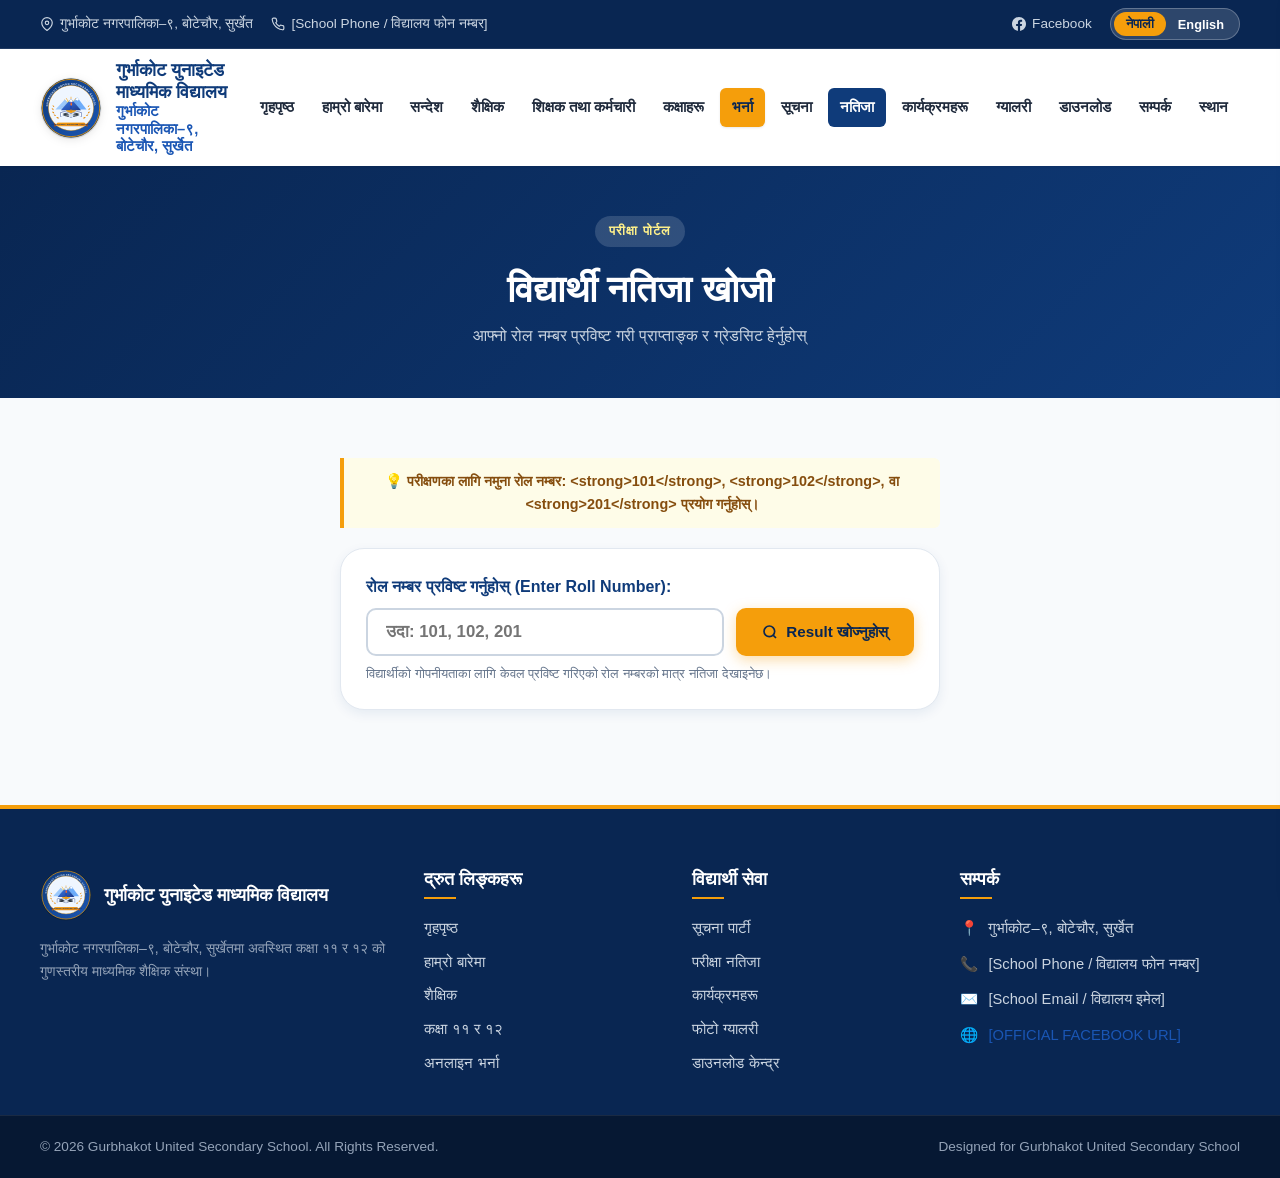
<file: results.html>
<!DOCTYPE html>
<html lang="ne">
<head>
  <meta charset="UTF-8">
  <meta name="viewport" content="width=device-width, initial-scale=1.0">
  <title>Result Search | Gurbhakot United Secondary School | नतिजा खोजी</title>
  <meta name="description" content="Online Examination Result Search Portal of Gurbhakot United Secondary School, Botechaur, Surkhet. Check your marksheet by Roll Number.">
  <link rel="icon" type="image/svg+xml" href="images/logo/logo.svg">
  <link rel="stylesheet" href="css/style.css">
</head>
<body>

  <!-- Top Bar -->
  <aside class="top-bar">
    <div class="container">
      <div class="top-bar-left">
        <span class="top-info-item">
          <svg width="14" height="14" viewBox="0 0 24 24" fill="none" stroke="currentColor" stroke-width="2"><path d="M21 10c0 7-9 13-9 13s-9-6-9-13a9 9 0 0 1 18 0z"></path><circle cx="12" cy="10" r="3"></circle></svg>
          <span data-np="गुर्भाकोट नगरपालिका–९, बोटेचौर, सुर्खेत" data-en="Gurbhakot Municipality-9, Botechaur, Surkhet">गुर्भाकोट नगरपालिका–९, बोटेचौर, सुर्खेत</span>
        </span>
        <span class="top-info-item">
          <svg width="14" height="14" viewBox="0 0 24 24" fill="none" stroke="currentColor" stroke-width="2"><path d="M22 16.92v3a2 2 0 0 1-2.18 2 19.79 19.79 0 0 1-8.63-3.07 19.5 19.5 0 0 1-6-6 19.79 19.79 0 0 1-3.07-8.67A2 2 0 0 1 4.11 2h3a2 2 0 0 1 2 1.72 12.84 12.84 0 0 0 .7 2.81 2 2 0 0 1-.45 2.11L8.09 9.91a16 16 0 0 0 6 6l1.27-1.27a2 2 0 0 1 2.11-.45 12.84 12.84 0 0 0 2.81.7A2 2 0 0 1 22 16.92z"></path></svg>
          <span class="school-phone-display">[School Phone]</span>
        </span>
      </div>
      <div class="top-bar-right">
        <a href="#" class="top-info-item school-facebook-link" target="_blank" rel="noopener noreferrer">
          <svg width="14" height="14" viewBox="0 0 24 24" fill="currentColor"><path d="M24 12.073c0-6.627-5.373-12-12-12s-12 5.373-12 12c0 5.99 4.388 10.954 10.125 11.854v-8.385H7.078v-3.47h3.047V9.43c0-3.007 1.792-4.669 4.533-4.669 1.312 0 2.686.235 2.686.235v2.953H15.83c-1.491 0-1.956.925-1.956 1.874v2.25h3.328l-.532 3.47h-2.796v8.385C19.612 23.027 24 18.062 24 12.073z"/></svg>
          <span>Facebook</span>
        </a>
        <div class="lang-switcher">
          <button class="lang-btn lang-btn-np active" data-lang="np">नेपाली</button>
          <button class="lang-btn lang-btn-en" data-lang="en">English</button>
        </div>
      </div>
    </div>
  </aside>

  <!-- Header -->
  <header class="main-header" id="mainHeader">
    <div class="container header-container">
      <a href="index.html" class="school-brand">
        <img src="images/logo/logo.svg" alt="Logo" class="school-logo" />
        <div class="brand-text">
          <span class="school-name-np" data-np="गुर्भाकोट युनाइटेड माध्यमिक विद्यालय" data-en="Gurbhakot United Secondary School">गुर्भाकोट युनाइटेड माध्यमिक विद्यालय</span>
          <span class="school-name-en" data-np="गुर्भाकोट नगरपालिका–९, बोटेचौर, सुर्खेत" data-en="Gurbhakot Municipality-9, Botechaur, Surkhet">गुर्भाकोट नगरपालिका–९, बोटेचौर, सुर्खेत</span>
        </div>
      </a>

      <nav class="nav-menu">
        <a href="index.html" class="nav-link" data-np="गृहपृष्ठ" data-en="Home">गृहपृष्ठ</a>
        <a href="about.html" class="nav-link" data-np="हाम्रो बारेमा" data-en="About Us">हाम्रो बारेमा</a>
        <a href="message.html" class="nav-link" data-np="सन्देश" data-en="Message">सन्देश</a>
        <a href="academic.html" class="nav-link" data-np="शैक्षिक" data-en="Academic">शैक्षिक</a>
        <a href="teachers.html" class="nav-link" data-np="शिक्षक तथा कर्मचारी" data-en="Teachers & Staff">शिक्षक तथा कर्मचारी</a>
        <a href="classes.html" class="nav-link" data-np="कक्षाहरू" data-en="Classes">कक्षाहरू</a>
        <a href="admission.html" class="nav-link nav-cta" data-np="भर्ना" data-en="Admission">भर्ना</a>
        <a href="notices.html" class="nav-link" data-np="सूचना" data-en="Notice">सूचना</a>
        <a href="results.html" class="nav-link active" data-np="नतिजा" data-en="Results">नतिजा</a>
        <a href="events.html" class="nav-link" data-np="कार्यक्रमहरू" data-en="Events">कार्यक्रमहरू</a>
        <a href="gallery.html" class="nav-link" data-np="ग्यालरी" data-en="Gallery">ग्यालरी</a>
        <a href="downloads.html" class="nav-link" data-np="डाउनलोड" data-en="Downloads">डाउनलोड</a>
        <a href="contact.html" class="nav-link" data-np="सम्पर्क" data-en="Contact">सम्पर्क</a>
        <a href="location.html" class="nav-link" data-np="स्थान" data-en="Location">स्थान</a>
      </nav>

      <button class="menu-toggle" id="menuToggleBtn" aria-label="Toggle navigation">
        <span></span><span></span><span></span>
      </button>
    </div>
  </header>

  <!-- Mobile Drawer -->
  <div class="mobile-nav-overlay" id="mobileOverlay"></div>
  <aside class="mobile-drawer" id="mobileDrawer">
    <div class="mobile-drawer-header">
      <div class="mobile-drawer-title" data-np="मेनु / नेभिगेसन" data-en="Menu Navigation">मेनु / नेभिगेसन</div>
      <button class="drawer-close-btn" id="drawerCloseBtn">&times;</button>
    </div>
    <div class="mobile-nav-list">
      <a href="index.html" class="mobile-nav-link" data-np="गृहपृष्ठ (Home)" data-en="Home">गृहपृष्ठ (Home)</a>
      <a href="about.html" class="mobile-nav-link" data-np="हाम्रो बारेमा (About Us)" data-en="About Us">हाम्रो बारेमा (About Us)</a>
      <a href="message.html" class="mobile-nav-link" data-np="सन्देश (Message)" data-en="Message">सन्देश (Message)</a>
      <a href="academic.html" class="mobile-nav-link" data-np="शैक्षिक (Academic)" data-en="Academic">शैक्षिक (Academic)</a>
      <a href="teachers.html" class="mobile-nav-link" data-np="शिक्षक तथा कर्मचारी (Teachers & Staff)" data-en="Teachers & Staff">शिक्षक तथा कर्मचारी (Teachers & Staff)</a>
      <a href="classes.html" class="mobile-nav-link" data-np="कक्षाहरू (Classes 11-12)" data-en="Classes 11-12">कक्षाहरू (Classes 11-12)</a>
      <a href="admission.html" class="mobile-nav-link" data-np="अनलाइन भर्ना (Online Admission)" data-en="Online Admission">अनलाइन भर्ना (Online Admission)</a>
      <a href="notices.html" class="mobile-nav-link" data-np="सूचना पार्टी (Notice Board)" data-en="Notice Board">सूचना पार्टी (Notice Board)</a>
      <a href="results.html" class="mobile-nav-link active" data-np="नतिजा खोजी (Results)" data-en="Results">नतिजा खोजी (Results)</a>
      <a href="events.html" class="mobile-nav-link" data-np="कार्यक्रमहरू (Events)" data-en="Events">कार्यक्रमहरू (Events)</a>
      <a href="gallery.html" class="mobile-nav-link" data-np="फोटो ग्यालरी (Gallery)" data-en="Photo Gallery">फोटो ग्यालरी (Photo Gallery)</a>
      <a href="downloads.html" class="mobile-nav-link" data-np="डाउनलोड केन्द्र (Downloads)" data-en="Downloads">डाउनलोड केन्द्र (Downloads)</a>
      <a href="contact.html" class="mobile-nav-link" data-np="सम्पर्क (Contact Us)" data-en="Contact Us">सम्पर्क (Contact Us)</a>
      <a href="location.html" class="mobile-nav-link" data-np="स्थान तथा नक्सा (Location)" data-en="Location & Map">स्थान तथा नक्सा (Location)</a>
    </div>
  </aside>

  <!-- Banner -->
  <section style="background: linear-gradient(135deg, var(--primary-dark) 0%, var(--primary-blue) 100%); color: var(--white); padding: 50px 0; text-align: center;">
    <div class="container">
      <span class="section-tag" style="background: rgba(255,255,255,0.15); color: #fef08a;" data-np="परीक्षा पोर्टल" data-en="Examination Portal">परीक्षा पोर्टल</span>
      <h1 style="font-size: 2.3rem; color: var(--white); margin-top: 10px;" data-np="विद्यार्थी नतिजा खोजी" data-en="Student Result Search">विद्यार्थी नतिजा खोजी</h1>
      <p style="color: #cbd5e1; font-size: 1rem; max-width: 600px; margin: 10px auto 0;" data-np="आफ्नो रोल नम्बर प्रविष्ट गरी प्राप्ताङ्क र ग्रेडसिट हेर्नुहोस्" data-en="Enter your examination roll number to view individual marksheet and grades">
        आफ्नो रोल नम्बर प्रविष्ट गरी प्राप्ताङ्क र ग्रेडसिट हेर्नुहोस्
      </p>
    </div>
  </section>

  <!-- Result Search Section -->
  <section class="section">
    <div class="container">

      <!-- Instructions & Demo Helper -->
      <div class="placeholder-box" style="max-width: 600px; margin: 0 auto 20px; text-align: center;">
        <span data-np="💡 परीक्षणका लागि नमुना रोल नम्बर: <strong>101</strong>, <strong>102</strong>, वा <strong>201</strong> प्रयोग गर्नुहोस्।" data-en="💡 For testing, use demo roll numbers: <strong>101</strong>, <strong>102</strong>, or <strong>201</strong>.">
          💡 परीक्षणका लागि नमुना रोल नम्बर: <strong>101</strong>, <strong>102</strong>, वा <strong>201</strong> प्रयोग गर्नुहोस्।
        </span>
      </div>

      <!-- Search Box Card -->
      <div class="result-search-box">
        <label for="rollNumberInput" style="display:block; font-weight:700; color:var(--primary-blue); margin-bottom:8px;" data-np="रोल नम्बर प्रविष्ट गर्नुहोस् (Enter Roll Number):" data-en="Enter Roll Number:">
          रोल नम्बर प्रविष्ट गर्नुहोस् (Enter Roll Number):
        </label>
        <div class="result-input-group">
          <input type="text" id="rollNumberInput" class="result-input" 
                 placeholder="उदा: 101, 102, 201" 
                 data-np-placeholder="उदा: 101, 102, 201" 
                 data-en-placeholder="e.g. 101, 102, 201" />
          <button type="button" id="searchResultBtn" class="btn btn-primary" style="white-space: nowrap;">
            <svg width="16" height="16" viewBox="0 0 24 24" fill="none" stroke="currentColor" stroke-width="2.5"><circle cx="11" cy="11" r="8"></circle><line x1="21" y1="21" x2="16.65" y2="16.65"></line></svg>
            <span data-np="Result खोज्नुहोस्" data-en="Search Result">Result खोज्नुहोस्</span>
          </button>
        </div>
        <p style="font-size:0.8rem; color:var(--text-muted); margin-top:8px;" data-np="विद्यार्थीको गोपनीयताका लागि केवल प्रविष्ट गरिएको रोल नम्बरको मात्र नतिजा देखाइनेछ।" data-en="For student privacy, only individual results matching the queried roll number are displayed.">
          विद्यार्थीको गोपनीयताका लागि केवल प्रविष्ट गरिएको रोल नम्बरको मात्र नतिजा देखाइनेछ।
        </p>
      </div>

      <!-- Output Area Populated by js/results.js -->
      <div id="resultDisplayArea">
        <!-- Marksheet card or Not Found message will render here dynamically -->
      </div>

    </div>
  </section>

  <!-- Footer -->
  <footer class="footer">
    <div class="container">
      <div class="footer-grid">
        <div class="footer-col">
          <div class="footer-logo-row">
            <img src="images/logo/logo.svg" alt="Logo" class="footer-logo" />
            <div class="footer-school-name" data-np="गुर्भाकोट युनाइटेड माध्यमिक विद्यालय" data-en="Gurbhakot United Secondary School">गुर्भाकोट युनाइटेड माध्यमिक विद्यालय</div>
          </div>
          <p class="footer-desc" data-np="गुर्भाकोट नगरपालिका–९, बोटेचौर, सुर्खेतमा अवस्थित कक्षा ११ र १२ को गुणस्तरीय माध्यमिक शैक्षिक संस्था।" data-en="Quality secondary school education for Grades 11-12 in Botechaur, Surkhet.">गुर्भाकोट नगरपालिका–९, बोटेचौर, सुर्खेतमा अवस्थित कक्षा ११ र १२ को गुणस्तरीय माध्यमिक शैक्षिक संस्था।</p>
        </div>
        <div class="footer-col">
          <h4 class="footer-title" data-np="द्रुत लिङ्कहरू" data-en="Quick Links">द्रुत लिङ्कहरू</h4>
          <div class="footer-links">
            <a href="index.html" data-np="गृहपृष्ठ" data-en="Home">गृहपृष्ठ</a>
            <a href="about.html" data-np="हाम्रो बारेमा" data-en="About Us">हाम्रो बारेमा</a>
            <a href="academic.html" data-np="शैक्षिक" data-en="Academic">शैक्षिक</a>
            <a href="classes.html" data-np="कक्षा ११ र १२" data-en="Classes 11 & 12">कक्षा ११ र १२</a>
            <a href="admission.html" data-np="अनलाइन भर्ना" data-en="Admission">अनलाइन भर्ना</a>
          </div>
        </div>
        <div class="footer-col">
          <h4 class="footer-title" data-np="विद्यार्थी सेवा" data-en="Student Services">विद्यार्थी सेवा</h4>
          <div class="footer-links">
            <a href="notices.html" data-np="सूचना पार्टी" data-en="Notices">सूचना पार्टी</a>
            <a href="results.html" data-np="परीक्षा नतिजा" data-en="Results">परीक्षा नतिजा</a>
            <a href="events.html" data-np="कार्यक्रमहरू" data-en="Events">कार्यक्रमहरू</a>
            <a href="gallery.html" data-np="फोटो ग्यालरी" data-en="Gallery">फोटो ग्यालरी</a>
            <a href="downloads.html" data-np="डाउनलोड केन्द्र" data-en="Downloads">डाउनलोड केन्द्र</a>
          </div>
        </div>
        <div class="footer-col">
          <h4 class="footer-title" data-np="सम्पर्क" data-en="Contact">सम्पर्क</h4>
          <div class="footer-contact-list">
            <div class="footer-contact-item"><span>📍</span><span>गुर्भाकोट–९, बोटेचौर, सुर्खेत</span></div>
            <div class="footer-contact-item"><span>📞</span><span class="school-phone-display">[School Phone]</span></div>
            <div class="footer-contact-item"><span>✉️</span><span class="school-email-display">[School Email]</span></div>
            <div class="footer-contact-item"><span>🌐</span><a href="#" class="school-facebook-link" target="_blank" rel="noopener">[OFFICIAL FACEBOOK URL]</a></div>
          </div>
        </div>
      </div>
    </div>
    <div class="footer-bottom">
      <div class="container">
        <div>&copy; 2026 Gurbhakot United Secondary School. All Rights Reserved.</div>
        <div>Designed for Gurbhakot United Secondary School</div>
      </div>
    </div>
  </footer>

  <script src="js/config.js"></script>
  <script src="js/language.js"></script>
  <script src="js/script.js"></script>
  <script src="js/results.js"></script>
</body>
</html>
</file>
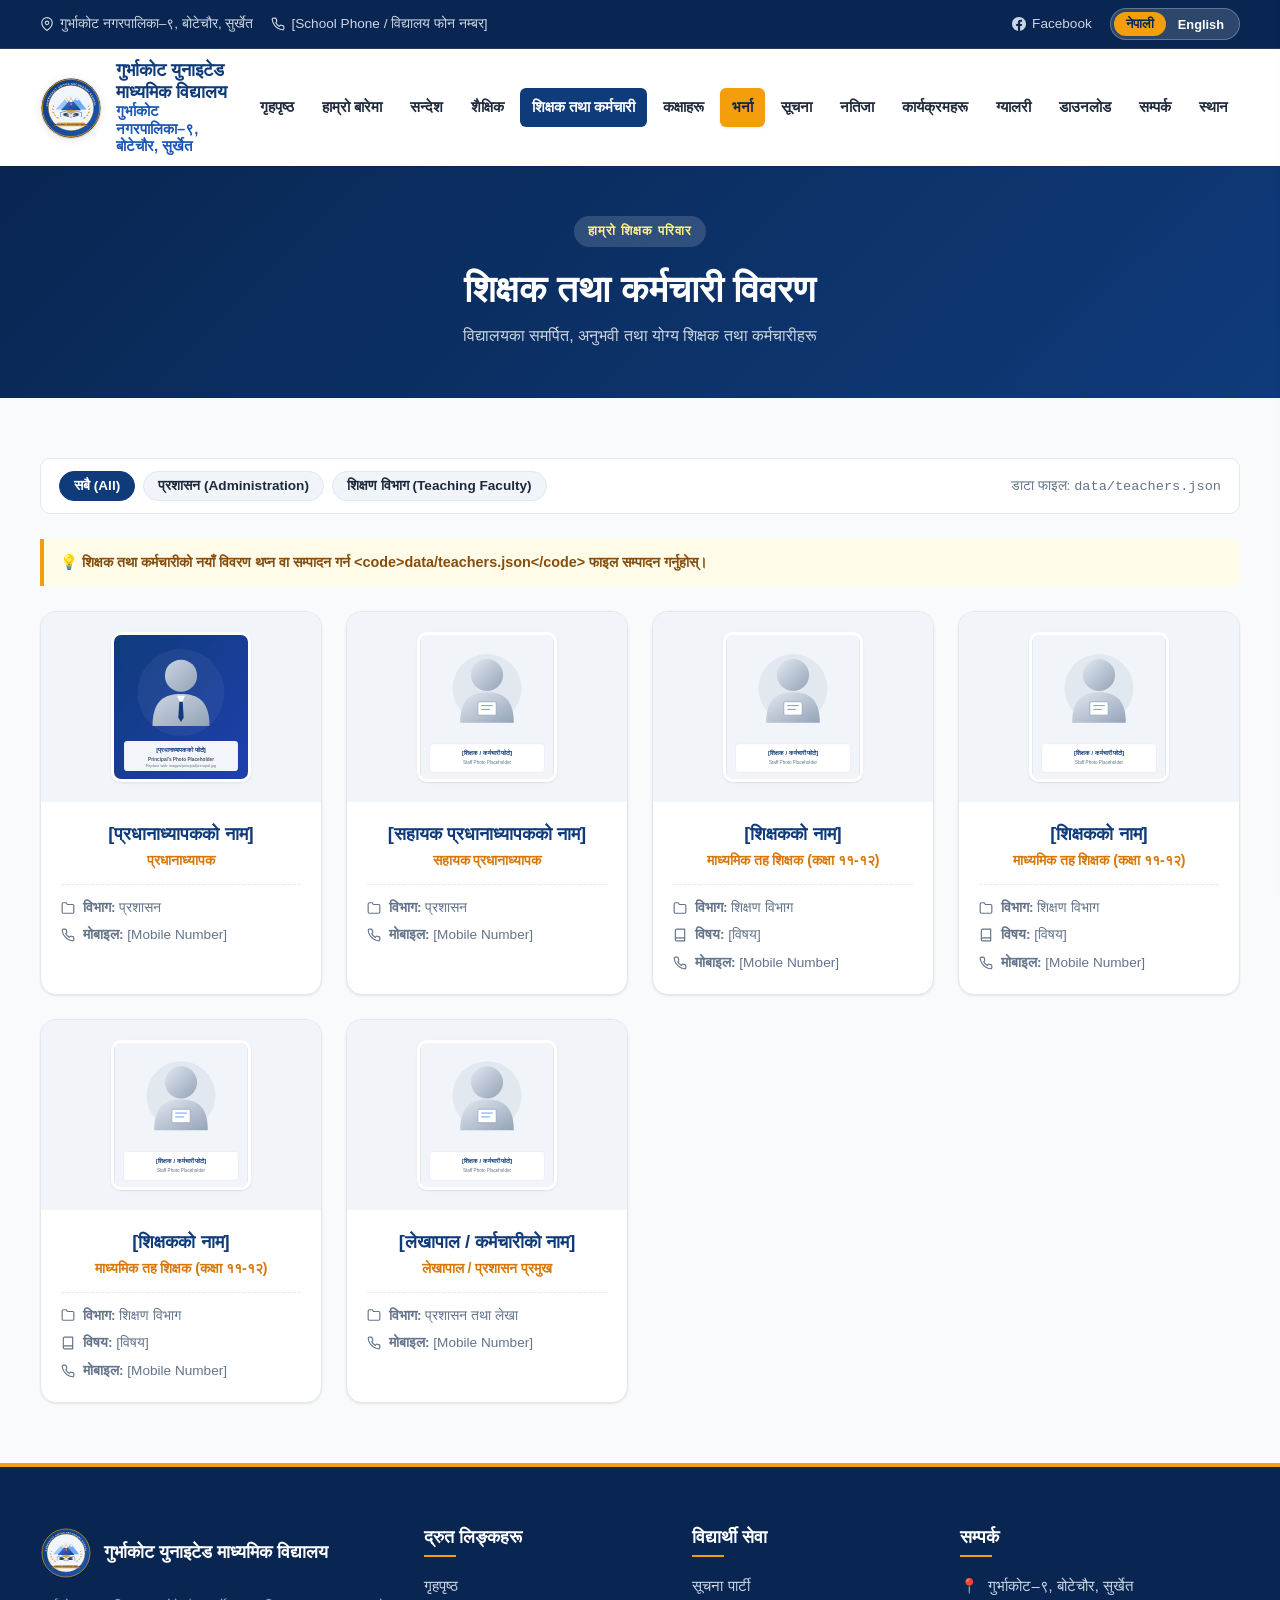
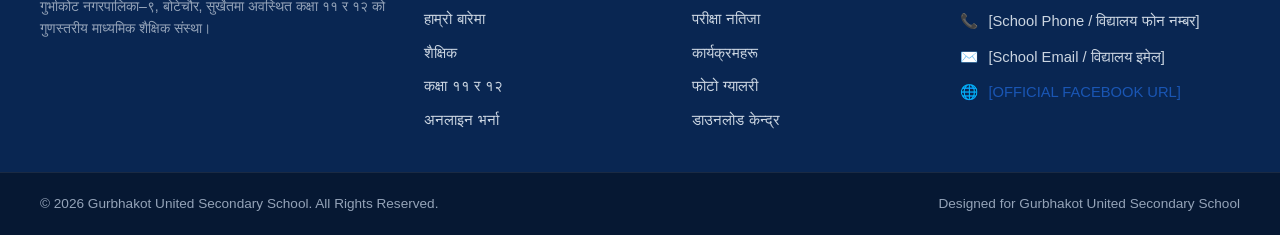
<file: teachers.html>
<!DOCTYPE html>
<html lang="ne">
<head>
  <meta charset="UTF-8">
  <meta name="viewport" content="width=device-width, initial-scale=1.0">
  <title>Teachers & Staff | Gurbhakot United Secondary School | शिक्षक तथा कर्मचारी</title>
  <meta name="description" content="Faculty and staff directory of Gurbhakot United Secondary School, Botechaur, Surkhet.">
  <link rel="icon" type="image/svg+xml" href="images/logo/logo.svg">
  <link rel="stylesheet" href="css/style.css">
</head>
<body>

  <!-- Top Bar -->
  <aside class="top-bar">
    <div class="container">
      <div class="top-bar-left">
        <span class="top-info-item">
          <svg width="14" height="14" viewBox="0 0 24 24" fill="none" stroke="currentColor" stroke-width="2"><path d="M21 10c0 7-9 13-9 13s-9-6-9-13a9 9 0 0 1 18 0z"></path><circle cx="12" cy="10" r="3"></circle></svg>
          <span data-np="गुर्भाकोट नगरपालिका–९, बोटेचौर, सुर्खेत" data-en="Gurbhakot Municipality-9, Botechaur, Surkhet">गुर्भाकोट नगरपालिका–९, बोटेचौर, सुर्खेत</span>
        </span>
        <span class="top-info-item">
          <svg width="14" height="14" viewBox="0 0 24 24" fill="none" stroke="currentColor" stroke-width="2"><path d="M22 16.92v3a2 2 0 0 1-2.18 2 19.79 19.79 0 0 1-8.63-3.07 19.5 19.5 0 0 1-6-6 19.79 19.79 0 0 1-3.07-8.67A2 2 0 0 1 4.11 2h3a2 2 0 0 1 2 1.72 12.84 12.84 0 0 0 .7 2.81 2 2 0 0 1-.45 2.11L8.09 9.91a16 16 0 0 0 6 6l1.27-1.27a2 2 0 0 1 2.11-.45 12.84 12.84 0 0 0 2.81.7A2 2 0 0 1 22 16.92z"></path></svg>
          <span class="school-phone-display">[School Phone]</span>
        </span>
      </div>
      <div class="top-bar-right">
        <a href="#" class="top-info-item school-facebook-link" target="_blank" rel="noopener noreferrer">
          <svg width="14" height="14" viewBox="0 0 24 24" fill="currentColor"><path d="M24 12.073c0-6.627-5.373-12-12-12s-12 5.373-12 12c0 5.99 4.388 10.954 10.125 11.854v-8.385H7.078v-3.47h3.047V9.43c0-3.007 1.792-4.669 4.533-4.669 1.312 0 2.686.235 2.686.235v2.953H15.83c-1.491 0-1.956.925-1.956 1.874v2.25h3.328l-.532 3.47h-2.796v8.385C19.612 23.027 24 18.062 24 12.073z"/></svg>
          <span>Facebook</span>
        </a>
        <div class="lang-switcher">
          <button class="lang-btn lang-btn-np active" data-lang="np">नेपाली</button>
          <button class="lang-btn lang-btn-en" data-lang="en">English</button>
        </div>
      </div>
    </div>
  </aside>

  <!-- Header -->
  <header class="main-header" id="mainHeader">
    <div class="container header-container">
      <a href="index.html" class="school-brand">
        <img src="images/logo/logo.svg" alt="Logo" class="school-logo" />
        <div class="brand-text">
          <span class="school-name-np" data-np="गुर्भाकोट युनाइटेड माध्यमिक विद्यालय" data-en="Gurbhakot United Secondary School">गुर्भाकोट युनाइटेड माध्यमिक विद्यालय</span>
          <span class="school-name-en" data-np="गुर्भाकोट नगरपालिका–९, बोटेचौर, सुर्खेत" data-en="Gurbhakot Municipality-9, Botechaur, Surkhet">गुर्भाकोट नगरपालिका–९, बोटेचौर, सुर्खेत</span>
        </div>
      </a>

      <nav class="nav-menu">
        <a href="index.html" class="nav-link" data-np="गृहपृष्ठ" data-en="Home">गृहपृष्ठ</a>
        <a href="about.html" class="nav-link" data-np="हाम्रो बारेमा" data-en="About Us">हाम्रो बारेमा</a>
        <a href="message.html" class="nav-link" data-np="सन्देश" data-en="Message">सन्देश</a>
        <a href="academic.html" class="nav-link" data-np="शैक्षिक" data-en="Academic">शैक्षिक</a>
        <a href="teachers.html" class="nav-link active" data-np="शिक्षक तथा कर्मचारी" data-en="Teachers & Staff">शिक्षक तथा कर्मचारी</a>
        <a href="classes.html" class="nav-link" data-np="कक्षाहरू" data-en="Classes">कक्षाहरू</a>
        <a href="admission.html" class="nav-link nav-cta" data-np="भर्ना" data-en="Admission">भर्ना</a>
        <a href="notices.html" class="nav-link" data-np="सूचना" data-en="Notice">सूचना</a>
        <a href="results.html" class="nav-link" data-np="नतिजा" data-en="Results">नतिजा</a>
        <a href="events.html" class="nav-link" data-np="कार्यक्रमहरू" data-en="Events">कार्यक्रमहरू</a>
        <a href="gallery.html" class="nav-link" data-np="ग्यालरी" data-en="Gallery">ग्यालरी</a>
        <a href="downloads.html" class="nav-link" data-np="डाउनलोड" data-en="Downloads">डाउनलोड</a>
        <a href="contact.html" class="nav-link" data-np="सम्पर्क" data-en="Contact">सम्पर्क</a>
        <a href="location.html" class="nav-link" data-np="स्थान" data-en="Location">स्थान</a>
      </nav>

      <button class="menu-toggle" id="menuToggleBtn" aria-label="Toggle navigation">
        <span></span><span></span><span></span>
      </button>
    </div>
  </header>

  <!-- Mobile Drawer -->
  <div class="mobile-nav-overlay" id="mobileOverlay"></div>
  <aside class="mobile-drawer" id="mobileDrawer">
    <div class="mobile-drawer-header">
      <div class="mobile-drawer-title" data-np="मेनु / नेभिगेसन" data-en="Menu Navigation">मेनु / नेभिगेसन</div>
      <button class="drawer-close-btn" id="drawerCloseBtn">&times;</button>
    </div>
    <div class="mobile-nav-list">
      <a href="index.html" class="mobile-nav-link" data-np="गृहपृष्ठ (Home)" data-en="Home">गृहपृष्ठ (Home)</a>
      <a href="about.html" class="mobile-nav-link" data-np="हाम्रो बारेमा (About Us)" data-en="About Us">हाम्रो बारेमा (About Us)</a>
      <a href="message.html" class="mobile-nav-link" data-np="सन्देश (Message)" data-en="Message">सन्देश (Message)</a>
      <a href="academic.html" class="mobile-nav-link" data-np="शैक्षिक (Academic)" data-en="Academic">शैक्षिक (Academic)</a>
      <a href="teachers.html" class="mobile-nav-link active" data-np="शिक्षक तथा कर्मचारी (Teachers & Staff)" data-en="Teachers & Staff">शिक्षक तथा कर्मचारी (Teachers & Staff)</a>
      <a href="classes.html" class="mobile-nav-link" data-np="कक्षाहरू (Classes 11-12)" data-en="Classes 11-12">कक्षाहरू (Classes 11-12)</a>
      <a href="admission.html" class="mobile-nav-link" data-np="अनलाइन भर्ना (Online Admission)" data-en="Online Admission">अनलाइन भर्ना (Online Admission)</a>
      <a href="notices.html" class="mobile-nav-link" data-np="सूचना पार्टी (Notice Board)" data-en="Notice Board">सूचना पार्टी (Notice Board)</a>
      <a href="results.html" class="mobile-nav-link" data-np="नतिजा खोजी (Results)" data-en="Results">नतिजा खोजी (Results)</a>
      <a href="events.html" class="mobile-nav-link" data-np="कार्यक्रमहरू (Events)" data-en="Events">कार्यक्रमहरू (Events)</a>
      <a href="gallery.html" class="mobile-nav-link" data-np="फोटो ग्यालरी (Gallery)" data-en="Photo Gallery">फोटो ग्यालरी (Photo Gallery)</a>
      <a href="downloads.html" class="mobile-nav-link" data-np="डाउनलोड केन्द्र (Downloads)" data-en="Downloads">डाउनलोड केन्द्र (Downloads)</a>
      <a href="contact.html" class="mobile-nav-link" data-np="सम्पर्क (Contact Us)" data-en="Contact Us">सम्पर्क (Contact Us)</a>
      <a href="location.html" class="mobile-nav-link" data-np="स्थान तथा नक्सा (Location)" data-en="Location & Map">स्थान तथा नक्सा (Location)</a>
    </div>
  </aside>

  <!-- Banner -->
  <section style="background: linear-gradient(135deg, var(--primary-dark) 0%, var(--primary-blue) 100%); color: var(--white); padding: 50px 0; text-align: center;">
    <div class="container">
      <span class="section-tag" style="background: rgba(255,255,255,0.15); color: #fef08a;" data-np="हाम्रो शिक्षक परिवार" data-en="Our Faculty & Staff">हाम्रो शिक्षक परिवार</span>
      <h1 style="font-size: 2.3rem; color: var(--white); margin-top: 10px;" data-np="शिक्षक तथा कर्मचारी विवरण" data-en="Teachers & Staff Directory">शिक्षक तथा कर्मचारी विवरण</h1>
      <p style="color: #cbd5e1; font-size: 1rem; max-width: 600px; margin: 10px auto 0;" data-np="विद्यालयका समर्पित, अनुभवी तथा योग्य शिक्षक तथा कर्मचारीहरू" data-en="Dedicated educators and administrative personnel of Gurbhakot United Secondary School">
        विद्यालयका समर्पित, अनुभवी तथा योग्य शिक्षक तथा कर्मचारीहरू
      </p>
    </div>
  </section>

  <!-- Directory Section -->
  <section class="section">
    <div class="container">

      <!-- Filter Controls -->
      <div class="notice-filter-bar">
        <div class="filter-tabs">
          <button class="teacher-filter-btn filter-btn active" data-dept="all" data-np="सबै (All)" data-en="All Staff">सबै (All)</button>
          <button class="teacher-filter-btn filter-btn" data-dept="administration" data-np="प्रशासन (Administration)" data-en="Administration">प्रशासन (Administration)</button>
          <button class="teacher-filter-btn filter-btn" data-dept="teaching" data-np="शिक्षण विभाग (Teaching Faculty)" data-en="Teaching Faculty">शिक्षण विभाग (Teaching Faculty)</button>
        </div>
        <div style="font-size: 0.85rem; color: var(--text-muted);">
          <span data-np="डाटा फाइल:" data-en="Data Source:">डाटा फाइल:</span> <code>data/teachers.json</code>
        </div>
      </div>

      <!-- Instructions Note for School Admin -->
      <div class="placeholder-box" style="margin-bottom: 25px;">
        <span data-np="💡 शिक्षक तथा कर्मचारीको नयाँ विवरण थप्न वा सम्पादन गर्न <code>data/teachers.json</code> फाइल सम्पादन गर्नुहोस्।" data-en="💡 To add or edit staff members, simply update the <code>data/teachers.json</code> file.">
          💡 शिक्षक तथा कर्मचारीको नयाँ विवरण थप्न वा सम्पादन गर्न <code>data/teachers.json</code> फाइल सम्पादन गर्नुहोस्।
        </span>
      </div>

      <!-- Grid populated by js/teachers.js -->
      <div class="teachers-grid" id="teachersGrid">
        <!-- Dynamically rendered cards from data/teachers.json -->
      </div>

    </div>
  </section>

  <!-- Footer -->
  <footer class="footer">
    <div class="container">
      <div class="footer-grid">
        <div class="footer-col">
          <div class="footer-logo-row">
            <img src="images/logo/logo.svg" alt="Logo" class="footer-logo" />
            <div class="footer-school-name" data-np="गुर्भाकोट युनाइटेड माध्यमिक विद्यालय" data-en="Gurbhakot United Secondary School">गुर्भाकोट युनाइटेड माध्यमिक विद्यालय</div>
          </div>
          <p class="footer-desc" data-np="गुर्भाकोट नगरपालिका–९, बोटेचौर, सुर्खेतमा अवस्थित कक्षा ११ र १२ को गुणस्तरीय माध्यमिक शैक्षिक संस्था।" data-en="Quality secondary school education for Grades 11-12 in Botechaur, Surkhet.">गुर्भाकोट नगरपालिका–९, बोटेचौर, सुर्खेतमा अवस्थित कक्षा ११ र १२ को गुणस्तरीय माध्यमिक शैक्षिक संस्था।</p>
        </div>
        <div class="footer-col">
          <h4 class="footer-title" data-np="द्रुत लिङ्कहरू" data-en="Quick Links">द्रुत लिङ्कहरू</h4>
          <div class="footer-links">
            <a href="index.html" data-np="गृहपृष्ठ" data-en="Home">गृहपृष्ठ</a>
            <a href="about.html" data-np="हाम्रो बारेमा" data-en="About Us">हाम्रो बारेमा</a>
            <a href="academic.html" data-np="शैक्षिक" data-en="Academic">शैक्षिक</a>
            <a href="classes.html" data-np="कक्षा ११ र १२" data-en="Classes 11 & 12">कक्षा ११ र १२</a>
            <a href="admission.html" data-np="अनलाइन भर्ना" data-en="Admission">अनलाइन भर्ना</a>
          </div>
        </div>
        <div class="footer-col">
          <h4 class="footer-title" data-np="विद्यार्थी सेवा" data-en="Student Services">विद्यार्थी सेवा</h4>
          <div class="footer-links">
            <a href="notices.html" data-np="सूचना पार्टी" data-en="Notices">सूचना पार्टी</a>
            <a href="results.html" data-np="परीक्षा नतिजा" data-en="Results">परीक्षा नतिजा</a>
            <a href="events.html" data-np="कार्यक्रमहरू" data-en="Events">कार्यक्रमहरू</a>
            <a href="gallery.html" data-np="फोटो ग्यालरी" data-en="Gallery">फोटो ग्यालरी</a>
            <a href="downloads.html" data-np="डाउनलोड केन्द्र" data-en="Downloads">डाउनलोड केन्द्र</a>
          </div>
        </div>
        <div class="footer-col">
          <h4 class="footer-title" data-np="सम्पर्क" data-en="Contact">सम्पर्क</h4>
          <div class="footer-contact-list">
            <div class="footer-contact-item"><span>📍</span><span>गुर्भाकोट–९, बोटेचौर, सुर्खेत</span></div>
            <div class="footer-contact-item"><span>📞</span><span class="school-phone-display">[School Phone]</span></div>
            <div class="footer-contact-item"><span>✉️</span><span class="school-email-display">[School Email]</span></div>
            <div class="footer-contact-item"><span>🌐</span><a href="#" class="school-facebook-link" target="_blank" rel="noopener">[OFFICIAL FACEBOOK URL]</a></div>
          </div>
        </div>
      </div>
    </div>
    <div class="footer-bottom">
      <div class="container">
        <div>&copy; 2026 Gurbhakot United Secondary School. All Rights Reserved.</div>
        <div>Designed for Gurbhakot United Secondary School</div>
      </div>
    </div>
  </footer>

  <script src="js/config.js"></script>
  <script src="js/language.js"></script>
  <script src="js/script.js"></script>
  <script src="js/teachers.js"></script>
</body>
</html>
</file>
<file: css/style.css>
/* ==========================================================================
   Gurbhakot United Secondary School - Official Website Stylesheet
   Theme: Blue + White (Modern, Colorful, Student-Friendly & Professional)
   Language Support: Bilingual (Nepali & English)
   ========================================================================== */

/* --- CSS Variables / Design System --- */
:root {
  /* Brand Colors */
  --primary-blue: #0f3b7a;
  --primary-dark: #092652;
  --primary-light: #1a56b4;
  --primary-lighter: #2563eb;
  --primary-soft: #eff6ff;
  
  --accent-gold: #f59e0b;
  --accent-gold-hover: #d97706;
  --accent-gold-soft: #fef3c7;
  
  --accent-red: #dc2626;
  --accent-red-soft: #fee2e2;
  --accent-green: #16a34a;
  --accent-green-soft: #dcfce7;
  --accent-purple: #7c3aed;
  --accent-purple-soft: #f3e8ff;
  --accent-cyan: #0284c7;
  --accent-cyan-soft: #e0f2fe;

  /* Neutrals */
  --white: #ffffff;
  --bg-body: #f8fafc;
  --bg-surface: #ffffff;
  --bg-subtle: #f1f5f9;
  --border-light: #e2e8f0;
  --border-medium: #cbd5e1;
  --text-dark: #0f172a;
  --text-main: #1e293b;
  --text-muted: #64748b;
  --text-light: #ffffff;

  /* Typography */
  --font-family: 'Inter', -apple-system, BlinkMacSystemFont, 'Segoe UI', 'Mukta', 'Noto Sans Devanagari', sans-serif;
  --font-heading: 'Inter', -apple-system, BlinkMacSystemFont, 'Segoe UI', 'Mukta', 'Noto Sans Devanagari', sans-serif;

  /* Layout & Elevations */
  --radius-sm: 6px;
  --radius-md: 10px;
  --radius-lg: 16px;
  --radius-xl: 24px;
  --radius-full: 9999px;

  --shadow-sm: 0 1px 3px rgba(0, 0, 0, 0.06), 0 1px 2px rgba(0, 0, 0, 0.04);
  --shadow-md: 0 4px 12px rgba(15, 59, 122, 0.08);
  --shadow-lg: 0 10px 25px -3px rgba(15, 59, 122, 0.12);
  --shadow-hover: 0 14px 28px rgba(15, 59, 122, 0.15);

  --transition: all 0.25s cubic-bezier(0.4, 0, 0.2, 1);
  --max-width: 1240px;
  --header-height: 80px;
}

/* --- Global Reset & Box Sizing --- */
*, *::before, *::after {
  box-sizing: border-box;
  margin: 0;
  padding: 0;
}

html {
  scroll-behavior: smooth;
  font-size: 16px;
}

body {
  font-family: var(--font-family);
  background-color: var(--bg-body);
  color: var(--text-main);
  line-height: 1.6;
  -webkit-font-smoothing: antialiased;
  -moz-osx-font-smoothing: grayscale;
  overflow-x: hidden;
}

/* Typography Defaults */
h1, h2, h3, h4, h5, h6 {
  font-family: var(--font-heading);
  color: var(--primary-blue);
  font-weight: 700;
  line-height: 1.25;
}

a {
  color: var(--primary-light);
  text-decoration: none;
  transition: var(--transition);
}

a:hover {
  color: var(--primary-dark);
}

img, svg {
  display: block;
  max-width: 100%;
  height: auto;
}

ul, ol {
  list-style: none;
}

button, input, select, textarea {
  font-family: inherit;
  font-size: 1rem;
}

.container {
  width: 100%;
  max-width: var(--max-width);
  margin-left: auto;
  margin-right: auto;
  padding-left: 20px;
  padding-right: 20px;
}

/* --- Top Utility Bar --- */
.top-bar {
  background-color: var(--primary-dark);
  color: #e2e8f0;
  font-size: 0.85rem;
  border-bottom: 1px solid rgba(255, 255, 255, 0.1);
  padding: 8px 0;
}

.top-bar .container {
  display: flex;
  justify-content: space-between;
  align-items: center;
  flex-wrap: wrap;
  gap: 10px;
}

.top-bar-left, .top-bar-right {
  display: flex;
  align-items: center;
  gap: 18px;
  flex-wrap: wrap;
}

.top-info-item {
  display: inline-flex;
  align-items: center;
  gap: 6px;
  color: #cbd5e1;
}

.top-info-item a {
  color: #f1f5f9;
}

.top-info-item a:hover {
  color: var(--accent-gold);
}

/* Language Switcher Button */
.lang-switcher {
  display: inline-flex;
  align-items: center;
  background: rgba(255, 255, 255, 0.15);
  border-radius: var(--radius-full);
  padding: 3px;
  border: 1px solid rgba(255, 255, 255, 0.25);
}

.lang-btn {
  background: transparent;
  border: none;
  color: #ffffff;
  font-size: 0.8rem;
  font-weight: 600;
  padding: 4px 12px;
  border-radius: var(--radius-full);
  cursor: pointer;
  transition: var(--transition);
}

.lang-btn.active {
  background: var(--accent-gold);
  color: var(--primary-dark);
}

.lang-btn:hover:not(.active) {
  background: rgba(255, 255, 255, 0.2);
}

/* --- Main Header & Navigation --- */
.main-header {
  background-color: var(--white);
  position: sticky;
  top: 0;
  z-index: 1000;
  box-shadow: var(--shadow-sm);
  transition: var(--transition);
}

.main-header.scrolled {
  box-shadow: var(--shadow-md);
}

.header-container {
  display: flex;
  justify-content: space-between;
  align-items: center;
  padding: 10px 20px;
  gap: 20px;
}

/* School Branding */
.school-brand {
  display: flex;
  align-items: center;
  gap: 14px;
  text-decoration: none;
}

.school-logo {
  width: 62px;
  height: 62px;
  flex-shrink: 0;
  border-radius: 50%;
  filter: drop-shadow(0 2px 4px rgba(0, 0, 0, 0.1));
}

.brand-text {
  display: flex;
  flex-direction: column;
}

.school-name-np {
  font-size: 1.15rem;
  font-weight: 800;
  color: var(--primary-blue);
  line-height: 1.2;
}

.school-name-en {
  font-size: 0.92rem;
  font-weight: 700;
  color: var(--primary-light);
  line-height: 1.2;
}

.school-location {
  font-size: 0.78rem;
  color: var(--text-muted);
  font-weight: 500;
  margin-top: 2px;
}

/* Desktop Navigation */
.nav-menu {
  display: flex;
  align-items: center;
  gap: 4px;
}

.nav-item {
  position: relative;
}

.nav-link {
  display: block;
  padding: 8px 12px;
  font-size: 0.92rem;
  font-weight: 600;
  color: var(--text-main);
  border-radius: var(--radius-sm);
  transition: var(--transition);
  white-space: nowrap;
}

.nav-link:hover {
  color: var(--primary-blue);
  background-color: var(--primary-soft);
}

.nav-link.active {
  color: var(--white);
  background-color: var(--primary-blue);
}

/* Special CTA link in Navbar */
.nav-link.nav-cta {
  background: var(--accent-gold);
  color: var(--primary-dark);
  font-weight: 700;
  box-shadow: var(--shadow-sm);
}

.nav-link.nav-cta:hover {
  background: var(--accent-gold-hover);
  color: var(--white);
}

/* Mobile Hamburger Toggle */
.menu-toggle {
  display: none;
  background: none;
  border: none;
  cursor: pointer;
  padding: 8px;
  width: 44px;
  height: 44px;
  flex-direction: column;
  justify-content: center;
  align-items: center;
  gap: 5px;
  border-radius: var(--radius-sm);
}

.menu-toggle:hover {
  background-color: var(--bg-subtle);
}

.menu-toggle span {
  display: block;
  width: 24px;
  height: 2.5px;
  background-color: var(--primary-blue);
  border-radius: 2px;
  transition: var(--transition);
}

.menu-toggle.active span:nth-child(1) {
  transform: translateY(7.5px) rotate(45deg);
}

.menu-toggle.active span:nth-child(2) {
  opacity: 0;
}

.menu-toggle.active span:nth-child(3) {
  transform: translateY(-7.5px) rotate(-45deg);
}

/* Mobile Drawer Overlay */
.mobile-nav-overlay {
  position: fixed;
  top: 0;
  left: 0;
  width: 100vw;
  height: 100vh;
  background: rgba(15, 23, 42, 0.6);
  backdrop-filter: blur(4px);
  z-index: 1050;
  opacity: 0;
  visibility: hidden;
  transition: var(--transition);
}

.mobile-nav-overlay.open {
  opacity: 1;
  visibility: visible;
}

.mobile-drawer {
  position: fixed;
  top: 0;
  right: -320px;
  width: 300px;
  height: 100vh;
  background-color: var(--white);
  z-index: 1060;
  box-shadow: -4px 0 20px rgba(0, 0, 0, 0.15);
  display: flex;
  flex-direction: column;
  transition: right 0.3s cubic-bezier(0.4, 0, 0.2, 1);
  overflow-y: auto;
}

.mobile-drawer.open {
  right: 0;
}

.mobile-drawer-header {
  display: flex;
  justify-content: space-between;
  align-items: center;
  padding: 16px 20px;
  background-color: var(--primary-blue);
  color: var(--white);
}

.mobile-drawer-title {
  font-size: 1rem;
  font-weight: 700;
  color: var(--white);
}

.drawer-close-btn {
  background: rgba(255, 255, 255, 0.2);
  border: none;
  color: var(--white);
  font-size: 1.5rem;
  width: 32px;
  height: 32px;
  border-radius: 50%;
  display: flex;
  align-items: center;
  justify-content: center;
  cursor: pointer;
}

.mobile-nav-list {
  padding: 15px 0;
}

.mobile-nav-link {
  display: flex;
  align-items: center;
  padding: 12px 24px;
  font-size: 0.95rem;
  font-weight: 600;
  color: var(--text-main);
  border-left: 4px solid transparent;
  transition: var(--transition);
}

.mobile-nav-link:hover,
.mobile-nav-link.active {
  background-color: var(--primary-soft);
  color: var(--primary-blue);
  border-left-color: var(--primary-blue);
}

.mobile-drawer-footer {
  margin-top: auto;
  padding: 20px;
  background-color: var(--bg-subtle);
  border-top: 1px solid var(--border-light);
}

/* --- Hero Section --- */
.hero-section {
  position: relative;
  background: linear-gradient(135deg, #092652 0%, #0f3b7a 50%, #1e5cb3 100%);
  color: var(--white);
  padding: 60px 0 80px;
  overflow: hidden;
}

.hero-section::before {
  content: '';
  position: absolute;
  top: -50px;
  right: -50px;
  width: 300px;
  height: 300px;
  background: radial-gradient(circle, rgba(245, 158, 11, 0.15) 0%, transparent 70%);
  border-radius: 50%;
  pointer-events: none;
}

.hero-grid {
  display: grid;
  grid-template-columns: 1.2fr 0.8fr;
  align-items: center;
  gap: 40px;
}

.hero-badge {
  display: inline-flex;
  align-items: center;
  gap: 8px;
  background: rgba(255, 255, 255, 0.12);
  border: 1px solid rgba(255, 255, 255, 0.25);
  padding: 6px 16px;
  border-radius: var(--radius-full);
  font-size: 0.85rem;
  font-weight: 600;
  color: #fef08a;
  margin-bottom: 16px;
  backdrop-filter: blur(4px);
}

.hero-title {
  font-size: 2.6rem;
  font-weight: 800;
  color: var(--white);
  line-height: 1.2;
  margin-bottom: 12px;
}

.hero-subtitle {
  font-size: 1.35rem;
  font-weight: 600;
  color: #bfdbfe;
  margin-bottom: 18px;
}

.hero-description {
  font-size: 1.05rem;
  color: #e2e8f0;
  margin-bottom: 30px;
  max-width: 600px;
  line-height: 1.65;
}

.hero-actions {
  display: flex;
  flex-wrap: wrap;
  gap: 14px;
}

/* Modern Buttons */
.btn {
  display: inline-flex;
  align-items: center;
  justify-content: center;
  gap: 8px;
  padding: 12px 24px;
  font-size: 0.95rem;
  font-weight: 700;
  border-radius: var(--radius-md);
  border: 2px solid transparent;
  cursor: pointer;
  transition: var(--transition);
  text-align: center;
  text-decoration: none;
}

.btn-primary {
  background-color: var(--accent-gold);
  color: var(--primary-dark);
  box-shadow: 0 4px 14px rgba(245, 158, 11, 0.35);
}

.btn-primary:hover {
  background-color: var(--accent-gold-hover);
  color: var(--white);
  transform: translateY(-2px);
  box-shadow: 0 6px 18px rgba(245, 158, 11, 0.45);
}

.btn-secondary {
  background-color: rgba(255, 255, 255, 0.15);
  color: var(--white);
  border-color: rgba(255, 255, 255, 0.4);
  backdrop-filter: blur(4px);
}

.btn-secondary:hover {
  background-color: var(--white);
  color: var(--primary-blue);
  transform: translateY(-2px);
}

.btn-outline-primary {
  background: transparent;
  border-color: var(--primary-blue);
  color: var(--primary-blue);
}

.btn-outline-primary:hover {
  background: var(--primary-blue);
  color: var(--white);
}

.btn-sm {
  padding: 8px 16px;
  font-size: 0.85rem;
}

.btn-block {
  width: 100%;
}

/* Hero Media Card */
.hero-media-wrapper {
  position: relative;
}

.hero-card-img {
  width: 100%;
  border-radius: var(--radius-lg);
  box-shadow: 0 20px 40px rgba(0, 0, 0, 0.3);
  border: 4px solid rgba(255, 255, 255, 0.2);
  transition: var(--transition);
}

.hero-stat-badge {
  position: absolute;
  bottom: -20px;
  left: 20px;
  background: var(--white);
  color: var(--text-dark);
  padding: 12px 20px;
  border-radius: var(--radius-md);
  box-shadow: var(--shadow-lg);
  display: flex;
  align-items: center;
  gap: 12px;
  border-left: 4px solid var(--accent-gold);
}

.hero-stat-number {
  font-size: 1.5rem;
  font-weight: 800;
  color: var(--primary-blue);
}

.hero-stat-label {
  font-size: 0.8rem;
  font-weight: 600;
  color: var(--text-muted);
  line-height: 1.2;
}

/* --- Announcement Ticker Bar --- */
.ticker-wrap {
  background-color: #fef3c7;
  border-bottom: 1px solid #fde68a;
  padding: 10px 0;
}

.ticker-content {
  display: flex;
  align-items: center;
  gap: 15px;
}

.ticker-label {
  background-color: var(--accent-red);
  color: var(--white);
  font-size: 0.75rem;
  font-weight: 800;
  padding: 4px 10px;
  border-radius: var(--radius-sm);
  text-transform: uppercase;
  letter-spacing: 0.5px;
  flex-shrink: 0;
  animation: pulse 2s infinite;
}

@keyframes pulse {
  0% { opacity: 1; }
  50% { opacity: 0.75; }
  100% { opacity: 1; }
}

.ticker-text {
  font-size: 0.9rem;
  font-weight: 600;
  color: #78350f;
  white-space: nowrap;
  overflow: hidden;
  text-overflow: ellipsis;
}

.ticker-text a {
  color: #9a3412;
  text-decoration: underline;
}

/* --- Section Layout & Headers --- */
.section {
  padding: 60px 0;
}

.section-alt {
  background-color: var(--bg-subtle);
}

.section-header {
  text-align: center;
  max-width: 750px;
  margin: 0 auto 45px;
}

.section-tag {
  display: inline-block;
  font-size: 0.8rem;
  font-weight: 800;
  color: var(--primary-light);
  background-color: var(--primary-soft);
  padding: 5px 14px;
  border-radius: var(--radius-full);
  margin-bottom: 10px;
  text-transform: uppercase;
  letter-spacing: 1px;
}

.section-title {
  font-size: 2.1rem;
  font-weight: 800;
  margin-bottom: 12px;
}

.section-subtitle {
  font-size: 1.05rem;
  color: var(--text-muted);
}

/* --- Welcome Section --- */
.welcome-grid {
  display: grid;
  grid-template-columns: 1.1fr 0.9fr;
  gap: 40px;
  align-items: center;
}

.welcome-content h3 {
  font-size: 1.8rem;
  margin-bottom: 16px;
}

.welcome-content p {
  color: var(--text-main);
  margin-bottom: 16px;
  font-size: 1.02rem;
  line-height: 1.7;
}

.welcome-highlights {
  display: grid;
  grid-template-columns: repeat(2, 1fr);
  gap: 16px;
  margin-top: 24px;
}

.highlight-item {
  display: flex;
  align-items: flex-start;
  gap: 12px;
  padding: 12px;
  background: var(--bg-surface);
  border-radius: var(--radius-md);
  border: 1px solid var(--border-light);
}

.highlight-icon {
  width: 36px;
  height: 36px;
  border-radius: 50%;
  background: var(--primary-soft);
  color: var(--primary-blue);
  display: flex;
  align-items: center;
  justify-content: center;
  font-size: 1.1rem;
  flex-shrink: 0;
}

.highlight-text h5 {
  font-size: 0.95rem;
  margin-bottom: 2px;
}

.highlight-text p {
  font-size: 0.82rem;
  color: var(--text-muted);
  margin: 0;
  line-height: 1.4;
}

/* --- Quick Links Section (Student-Friendly & Colorful) --- */
.quick-links-grid {
  display: grid;
  grid-template-columns: repeat(auto-fit, minmax(240px, 1fr));
  gap: 20px;
}

.quick-link-card {
  display: flex;
  align-items: center;
  gap: 16px;
  padding: 20px;
  background: var(--white);
  border-radius: var(--radius-lg);
  border: 1px solid var(--border-light);
  box-shadow: var(--shadow-sm);
  transition: var(--transition);
  text-decoration: none;
  position: relative;
  overflow: hidden;
}

.quick-link-card:hover {
  transform: translateY(-4px);
  box-shadow: var(--shadow-hover);
  border-color: var(--primary-light);
}

.ql-icon-box {
  width: 52px;
  height: 52px;
  border-radius: var(--radius-md);
  display: flex;
  align-items: center;
  justify-content: center;
  font-size: 1.5rem;
  flex-shrink: 0;
  transition: var(--transition);
}

.quick-link-card:hover .ql-icon-box {
  transform: scale(1.1);
}

.ql-color-blue { background: var(--primary-soft); color: var(--primary-blue); }
.ql-color-amber { background: var(--accent-gold-soft); color: var(--accent-gold-hover); }
.ql-color-green { background: var(--accent-green-soft); color: var(--accent-green); }
.ql-color-purple { background: var(--accent-purple-soft); color: var(--accent-purple); }
.ql-color-cyan { background: var(--accent-cyan-soft); color: var(--accent-cyan); }
.ql-color-red { background: var(--accent-red-soft); color: var(--accent-red); }

.ql-content h4 {
  font-size: 1.05rem;
  font-weight: 700;
  color: var(--primary-blue);
  margin-bottom: 3px;
}

.ql-content p {
  font-size: 0.82rem;
  color: var(--text-muted);
  line-height: 1.3;
}

/* --- Notice Board Component --- */
.notice-filter-bar {
  display: flex;
  justify-content: space-between;
  align-items: center;
  flex-wrap: wrap;
  gap: 15px;
  margin-bottom: 25px;
  background: var(--white);
  padding: 12px 18px;
  border-radius: var(--radius-md);
  border: 1px solid var(--border-light);
}

.filter-tabs {
  display: flex;
  flex-wrap: wrap;
  gap: 8px;
}

.filter-btn {
  background: var(--bg-subtle);
  border: 1px solid var(--border-light);
  color: var(--text-main);
  padding: 6px 14px;
  border-radius: var(--radius-full);
  font-size: 0.85rem;
  font-weight: 600;
  cursor: pointer;
  transition: var(--transition);
}

.filter-btn:hover,
.filter-btn.active {
  background: var(--primary-blue);
  color: var(--white);
  border-color: var(--primary-blue);
}

.notice-search-box {
  position: relative;
  min-width: 220px;
}

.notice-search-input {
  width: 100%;
  padding: 8px 14px 8px 34px;
  border: 1px solid var(--border-medium);
  border-radius: var(--radius-full);
  font-size: 0.85rem;
  outline: none;
  transition: var(--transition);
}

.notice-search-input:focus {
  border-color: var(--primary-blue);
  box-shadow: 0 0 0 3px rgba(15, 59, 122, 0.1);
}

.notice-search-icon {
  position: absolute;
  left: 12px;
  top: 50%;
  transform: translateY(-50%);
  color: var(--text-muted);
  pointer-events: none;
}

.notice-list {
  display: flex;
  flex-direction: column;
  gap: 14px;
}

.notice-card {
  background: var(--white);
  border-radius: var(--radius-md);
  border: 1px solid var(--border-light);
  padding: 20px;
  box-shadow: var(--shadow-sm);
  display: grid;
  grid-template-columns: auto 1fr auto;
  align-items: center;
  gap: 20px;
  transition: var(--transition);
}

.notice-card:hover {
  border-color: var(--primary-light);
  box-shadow: var(--shadow-md);
}

.notice-date-badge {
  display: flex;
  flex-direction: column;
  align-items: center;
  justify-content: center;
  background: var(--primary-soft);
  color: var(--primary-blue);
  min-width: 75px;
  padding: 10px 8px;
  border-radius: var(--radius-md);
  text-align: center;
  border: 1px solid rgba(15, 59, 122, 0.1);
}

.ndb-day {
  font-size: 1.4rem;
  font-weight: 800;
  line-height: 1;
}

.ndb-month {
  font-size: 0.72rem;
  font-weight: 700;
  text-transform: uppercase;
  margin-top: 3px;
}

.notice-body h4 {
  font-size: 1.1rem;
  margin-bottom: 6px;
  color: var(--primary-blue);
}

.notice-meta {
  display: flex;
  align-items: center;
  gap: 12px;
  margin-bottom: 8px;
}

.category-badge {
  display: inline-block;
  font-size: 0.75rem;
  font-weight: 700;
  padding: 3px 10px;
  border-radius: var(--radius-full);
}

.cat-exam { background: #fee2e2; color: #b91c1c; }
.cat-result { background: #e0e7ff; color: #4338ca; }
.cat-holiday { background: #fef3c7; color: #b45309; }
.cat-admission { background: #dcfce7; color: #15803d; }
.cat-general { background: #f1f5f9; color: #475569; }

.notice-desc {
  font-size: 0.92rem;
  color: var(--text-main);
  line-height: 1.5;
}

/* --- Principal's Message Card --- */
.principal-card {
  background: var(--white);
  border-radius: var(--radius-xl);
  border: 1px solid var(--border-light);
  box-shadow: var(--shadow-md);
  overflow: hidden;
  display: grid;
  grid-template-columns: 340px 1fr;
  gap: 0;
}

.principal-photo-wrap {
  position: relative;
  background: var(--primary-soft);
  display: flex;
  align-items: center;
  justify-content: center;
  padding: 30px;
}

.principal-photo {
  width: 100%;
  max-width: 260px;
  border-radius: var(--radius-lg);
  box-shadow: var(--shadow-md);
  border: 3px solid var(--white);
}

.principal-content {
  padding: 40px;
  display: flex;
  flex-direction: column;
  justify-content: center;
}

.quote-icon {
  font-size: 3rem;
  color: var(--accent-gold);
  line-height: 1;
  margin-bottom: 15px;
  opacity: 0.7;
}

.principal-text {
  font-size: 1.05rem;
  color: var(--text-main);
  line-height: 1.75;
  margin-bottom: 24px;
  font-style: italic;
}

.principal-info h4 {
  font-size: 1.25rem;
  color: var(--primary-blue);
  margin-bottom: 4px;
}

.principal-info .role {
  font-size: 0.95rem;
  font-weight: 700;
  color: var(--accent-gold-hover);
  margin-bottom: 4px;
}

.principal-info .contact-line {
  font-size: 0.88rem;
  color: var(--text-muted);
}

/* --- Teachers & Staff Directory --- */
.teachers-grid {
  display: grid;
  grid-template-columns: repeat(auto-fill, minmax(270px, 1fr));
  gap: 24px;
}

.teacher-card {
  background: var(--white);
  border-radius: var(--radius-lg);
  border: 1px solid var(--border-light);
  box-shadow: var(--shadow-sm);
  overflow: hidden;
  text-align: center;
  transition: var(--transition);
}

.teacher-card:hover {
  transform: translateY(-5px);
  box-shadow: var(--shadow-hover);
  border-color: var(--primary-light);
}

.teacher-photo-box {
  background: var(--bg-subtle);
  padding: 20px;
  display: flex;
  justify-content: center;
}

.teacher-photo {
  width: 140px;
  height: 150px;
  object-fit: cover;
  border-radius: var(--radius-md);
  border: 3px solid var(--white);
  box-shadow: var(--shadow-sm);
}

.teacher-details {
  padding: 20px;
}

.teacher-name {
  font-size: 1.15rem;
  font-weight: 700;
  color: var(--primary-blue);
  margin-bottom: 4px;
}

.teacher-role {
  font-size: 0.88rem;
  font-weight: 600;
  color: var(--accent-gold-hover);
  margin-bottom: 12px;
}

.teacher-meta-list {
  font-size: 0.85rem;
  color: var(--text-muted);
  border-top: 1px dashed var(--border-light);
  padding-top: 12px;
  display: flex;
  flex-direction: column;
  gap: 6px;
  text-align: left;
}

.teacher-meta-item {
  display: flex;
  align-items: center;
  gap: 8px;
}

/* --- Events Grid --- */
.events-grid {
  display: grid;
  grid-template-columns: repeat(auto-fit, minmax(320px, 1fr));
  gap: 24px;
}

.event-card {
  background: var(--white);
  border-radius: var(--radius-lg);
  border: 1px solid var(--border-light);
  box-shadow: var(--shadow-sm);
  overflow: hidden;
  display: flex;
  flex-direction: column;
  transition: var(--transition);
}

.event-card:hover {
  transform: translateY(-4px);
  box-shadow: var(--shadow-hover);
}

.event-image-box {
  height: 190px;
  position: relative;
  overflow: hidden;
  background: var(--primary-soft);
}

.event-image {
  width: 100%;
  height: 100%;
  object-fit: cover;
  transition: var(--transition);
}

.event-card:hover .event-image {
  transform: scale(1.05);
}

.event-date-chip {
  position: absolute;
  top: 12px;
  left: 12px;
  background: var(--primary-blue);
  color: var(--white);
  padding: 6px 12px;
  border-radius: var(--radius-md);
  font-size: 0.8rem;
  font-weight: 700;
  box-shadow: var(--shadow-sm);
}

.event-body {
  padding: 20px;
  display: flex;
  flex-direction: column;
  flex-grow: 1;
}

.event-category-badge {
  font-size: 0.75rem;
  font-weight: 700;
  color: var(--primary-light);
  margin-bottom: 6px;
}

.event-title {
  font-size: 1.15rem;
  margin-bottom: 8px;
  color: var(--primary-blue);
}

.event-description {
  font-size: 0.9rem;
  color: var(--text-main);
  line-height: 1.5;
  margin-bottom: 16px;
}

.event-footer {
  margin-top: auto;
  border-top: 1px solid var(--border-light);
  padding-top: 12px;
  display: flex;
  justify-content: space-between;
  align-items: center;
  font-size: 0.82rem;
  color: var(--text-muted);
}

/* --- Photo Gallery Grid & Lightbox --- */
.gallery-grid {
  display: grid;
  grid-template-columns: repeat(auto-fill, minmax(280px, 1fr));
  gap: 20px;
}

.gallery-item {
  position: relative;
  border-radius: var(--radius-md);
  overflow: hidden;
  cursor: pointer;
  background: var(--primary-soft);
  box-shadow: var(--shadow-sm);
  aspect-ratio: 4 / 3;
}

.gallery-item img {
  width: 100%;
  height: 100%;
  object-fit: cover;
  transition: transform 0.4s ease;
}

.gallery-item:hover img {
  transform: scale(1.08);
}

.gallery-overlay {
  position: absolute;
  inset: 0;
  background: linear-gradient(to top, rgba(15, 59, 122, 0.85) 0%, transparent 60%);
  display: flex;
  flex-direction: column;
  justify-content: flex-end;
  padding: 16px;
  opacity: 0;
  transition: var(--transition);
}

.gallery-item:hover .gallery-overlay {
  opacity: 1;
}

.gallery-overlay-title {
  color: var(--white);
  font-size: 0.95rem;
  font-weight: 700;
}

.gallery-overlay-cat {
  color: #fef08a;
  font-size: 0.78rem;
  font-weight: 600;
}

/* Lightbox Modal */
.lightbox-modal {
  position: fixed;
  inset: 0;
  background: rgba(15, 23, 42, 0.9);
  z-index: 2000;
  display: none;
  align-items: center;
  justify-content: center;
  padding: 20px;
  backdrop-filter: blur(5px);
}

.lightbox-modal.active {
  display: flex;
}

.lightbox-content {
  position: relative;
  max-width: 900px;
  width: 100%;
  background: var(--white);
  border-radius: var(--radius-lg);
  overflow: hidden;
  box-shadow: 0 25px 50px -12px rgba(0, 0, 0, 0.5);
  animation: zoomIn 0.25s ease;
}

@keyframes zoomIn {
  from { transform: scale(0.9); opacity: 0; }
  to { transform: scale(1); opacity: 1; }
}

.lightbox-image {
  width: 100%;
  max-height: 70vh;
  object-fit: contain;
  background: #000;
}

.lightbox-caption {
  padding: 16px 24px;
  background: var(--white);
  border-top: 1px solid var(--border-light);
  display: flex;
  justify-content: space-between;
  align-items: center;
}

.lightbox-close-btn {
  position: absolute;
  top: 12px;
  right: 12px;
  width: 38px;
  height: 38px;
  border-radius: 50%;
  background: rgba(0, 0, 0, 0.65);
  color: var(--white);
  border: 2px solid var(--white);
  font-size: 1.4rem;
  display: flex;
  align-items: center;
  justify-content: center;
  cursor: pointer;
  transition: var(--transition);
  z-index: 10;
}

.lightbox-close-btn:hover {
  background: var(--accent-red);
}

.lightbox-nav-btn {
  position: absolute;
  top: 50%;
  transform: translateY(-50%);
  width: 44px;
  height: 44px;
  border-radius: 50%;
  background: rgba(255, 255, 255, 0.85);
  color: var(--primary-blue);
  border: none;
  font-size: 1.4rem;
  font-weight: 800;
  display: flex;
  align-items: center;
  justify-content: center;
  cursor: pointer;
  transition: var(--transition);
  z-index: 10;
}

.lightbox-prev { left: 16px; }
.lightbox-next { right: 16px; }

.lightbox-nav-btn:hover {
  background: var(--primary-blue);
  color: var(--white);
}

/* --- Online Admission Form --- */
.form-card {
  background: var(--white);
  border-radius: var(--radius-xl);
  border: 1px solid var(--border-light);
  box-shadow: var(--shadow-md);
  padding: 35px;
  max-width: 800px;
  margin: 0 auto;
}

.form-grid {
  display: grid;
  grid-template-columns: repeat(2, 1fr);
  gap: 20px;
}

.form-group {
  display: flex;
  flex-direction: column;
  gap: 6px;
}

.form-group.full-width {
  grid-column: span 2;
}

.form-label {
  font-size: 0.9rem;
  font-weight: 700;
  color: var(--primary-blue);
}

.form-label .required {
  color: var(--accent-red);
}

.form-control {
  width: 100%;
  padding: 12px 14px;
  border: 1.5px solid var(--border-medium);
  border-radius: var(--radius-md);
  font-size: 0.95rem;
  transition: var(--transition);
  background: var(--bg-body);
}

.form-control:focus {
  outline: none;
  border-color: var(--primary-light);
  background: var(--white);
  box-shadow: 0 0 0 3px rgba(26, 86, 180, 0.15);
}

.form-control.error {
  border-color: var(--accent-red);
  background: #fef2f2;
}

.error-message {
  font-size: 0.8rem;
  color: var(--accent-red);
  font-weight: 600;
}

.form-helper {
  font-size: 0.8rem;
  color: var(--text-muted);
}

/* Submission Confirmation Toast / Modal */
.toast-notice {
  position: fixed;
  bottom: 25px;
  right: 25px;
  background: var(--primary-dark);
  color: var(--white);
  padding: 16px 24px;
  border-radius: var(--radius-md);
  box-shadow: var(--shadow-lg);
  display: none;
  align-items: center;
  gap: 12px;
  z-index: 3000;
  animation: slideUp 0.3s ease;
  border-left: 5px solid var(--accent-green);
}

.toast-notice.show {
  display: flex;
}

@keyframes slideUp {
  from { transform: translateY(50px); opacity: 0; }
  to { transform: translateY(0); opacity: 1; }
}

/* --- Result Search System --- */
.result-search-box {
  max-width: 600px;
  margin: 0 auto 35px;
  background: var(--white);
  padding: 25px;
  border-radius: var(--radius-xl);
  border: 1px solid var(--border-light);
  box-shadow: var(--shadow-md);
}

.result-input-group {
  display: flex;
  gap: 12px;
}

.result-input {
  flex-grow: 1;
  padding: 12px 18px;
  border: 2px solid var(--border-medium);
  border-radius: var(--radius-md);
  font-size: 1.05rem;
  font-weight: 600;
}

.result-input:focus {
  outline: none;
  border-color: var(--primary-blue);
  box-shadow: 0 0 0 3px rgba(15, 59, 122, 0.15);
}

/* Nepali Marksheet / Grade Sheet Card */
.marksheet-card {
  max-width: 780px;
  margin: 0 auto;
  background: var(--white);
  border-radius: var(--radius-lg);
  border: 2px solid var(--primary-blue);
  padding: 30px;
  box-shadow: var(--shadow-lg);
  position: relative;
}

.marksheet-header {
  text-align: center;
  border-bottom: 2px solid var(--primary-blue);
  padding-bottom: 16px;
  margin-bottom: 20px;
}

.marksheet-logo {
  width: 60px;
  height: 60px;
  margin: 0 auto 8px;
}

.marksheet-school-title {
  font-size: 1.3rem;
  font-weight: 800;
  color: var(--primary-blue);
}

.marksheet-sub {
  font-size: 0.9rem;
  color: var(--text-muted);
}

.marksheet-exam-name {
  font-size: 1rem;
  font-weight: 700;
  color: var(--accent-gold-hover);
  margin-top: 6px;
  text-transform: uppercase;
}

.demo-watermark {
  display: inline-block;
  background: #fee2e2;
  color: #b91c1c;
  font-size: 0.75rem;
  font-weight: 800;
  padding: 3px 12px;
  border-radius: var(--radius-full);
  margin-top: 4px;
  border: 1px dashed #ef4444;
}

.student-meta-grid {
  display: grid;
  grid-template-columns: repeat(2, 1fr);
  gap: 10px 20px;
  background: var(--bg-subtle);
  padding: 14px 18px;
  border-radius: var(--radius-md);
  margin-bottom: 20px;
  font-size: 0.92rem;
}

.student-meta-item {
  display: flex;
  gap: 8px;
}

.student-meta-item strong {
  color: var(--primary-blue);
}

/* Result Table */
.marksheet-table {
  width: 100%;
  border-collapse: collapse;
  margin-bottom: 20px;
  font-size: 0.92rem;
}

.marksheet-table th, 
.marksheet-table td {
  border: 1px solid var(--border-medium);
  padding: 10px 14px;
  text-align: center;
}

.marksheet-table th {
  background-color: var(--primary-soft);
  color: var(--primary-blue);
  font-weight: 700;
}

.marksheet-table td:nth-child(2) {
  text-align: left;
  font-weight: 600;
}

.marksheet-summary {
  display: grid;
  grid-template-columns: repeat(4, 1fr);
  gap: 12px;
  background: #f8fafc;
  padding: 16px;
  border-radius: var(--radius-md);
  border: 1px solid var(--border-light);
  text-align: center;
  margin-bottom: 20px;
}

.summary-box-val {
  font-size: 1.3rem;
  font-weight: 800;
  color: var(--primary-blue);
}

.summary-box-lbl {
  font-size: 0.78rem;
  color: var(--text-muted);
  font-weight: 600;
}

.status-badge-pass {
  background: var(--accent-green-soft);
  color: var(--accent-green);
  padding: 4px 12px;
  border-radius: var(--radius-full);
  font-weight: 800;
  font-size: 0.85rem;
}

/* Result Not Found Card */
.result-not-found {
  background: #fef2f2;
  border: 1.5px solid #fecaca;
  color: #991b1b;
  border-radius: var(--radius-lg);
  padding: 30px;
  text-align: center;
  max-width: 600px;
  margin: 0 auto;
}

.result-not-found h4 {
  color: #b91c1c;
  font-size: 1.25rem;
  margin-bottom: 8px;
}

/* --- Downloads Table / Cards --- */
.downloads-table {
  width: 100%;
  background: var(--white);
  border-radius: var(--radius-lg);
  border: 1px solid var(--border-light);
  box-shadow: var(--shadow-sm);
  border-collapse: collapse;
  overflow: hidden;
}

.downloads-table th {
  background: var(--primary-soft);
  color: var(--primary-blue);
  padding: 14px 18px;
  text-align: left;
  font-weight: 700;
  font-size: 0.9rem;
}

.downloads-table td {
  padding: 16px 18px;
  border-top: 1px solid var(--border-light);
  font-size: 0.92rem;
}

.downloads-table tr:hover td {
  background-color: #fafbfc;
}

/* --- About & Academic Page Content Blocks --- */
.about-block {
  background: var(--white);
  border-radius: var(--radius-lg);
  border: 1px solid var(--border-light);
  padding: 32px;
  margin-bottom: 25px;
  box-shadow: var(--shadow-sm);
}

.about-block h3 {
  font-size: 1.45rem;
  margin-bottom: 14px;
  display: flex;
  align-items: center;
  gap: 10px;
  color: var(--primary-blue);
}

.about-block p {
  color: var(--text-main);
  line-height: 1.75;
  margin-bottom: 14px;
}

.about-block p:last-child {
  margin-bottom: 0;
}

.placeholder-box {
  background: #fefce8;
  border-left: 4px solid var(--accent-gold);
  padding: 12px 16px;
  border-radius: 0 var(--radius-sm) var(--radius-sm) 0;
  color: #854d0e;
  font-size: 0.9rem;
  font-weight: 600;
  margin: 12px 0;
}

/* Grade 11 & 12 Classes Cards */
.class-grid {
  display: grid;
  grid-template-columns: repeat(2, 1fr);
  gap: 30px;
}

.class-card {
  background: var(--white);
  border-radius: var(--radius-xl);
  border: 2px solid var(--border-light);
  box-shadow: var(--shadow-md);
  padding: 30px;
  transition: var(--transition);
}

.class-card:hover {
  border-color: var(--primary-light);
  box-shadow: var(--shadow-hover);
}

.class-header {
  display: flex;
  align-items: center;
  justify-content: space-between;
  margin-bottom: 18px;
  border-bottom: 1.5px solid var(--border-light);
  padding-bottom: 14px;
}

.class-badge {
  background: var(--primary-blue);
  color: var(--white);
  font-size: 1.2rem;
  font-weight: 800;
  padding: 6px 18px;
  border-radius: var(--radius-full);
}

.subject-pill-list {
  display: flex;
  flex-wrap: wrap;
  gap: 8px;
  margin: 15px 0;
}

.subject-pill {
  background: var(--primary-soft);
  color: var(--primary-blue);
  font-size: 0.82rem;
  font-weight: 600;
  padding: 5px 12px;
  border-radius: var(--radius-full);
}

/* --- Contact & Location Layout --- */
.contact-grid {
  display: grid;
  grid-template-columns: 1fr 1fr;
  gap: 35px;
}

.contact-info-cards {
  display: grid;
  grid-template-columns: repeat(2, 1fr);
  gap: 18px;
}

.contact-card {
  background: var(--white);
  border-radius: var(--radius-lg);
  border: 1px solid var(--border-light);
  padding: 22px;
  box-shadow: var(--shadow-sm);
  display: flex;
  flex-direction: column;
  gap: 8px;
}

.contact-icon {
  width: 44px;
  height: 44px;
  border-radius: var(--radius-md);
  background: var(--primary-soft);
  color: var(--primary-blue);
  display: flex;
  align-items: center;
  justify-content: center;
  font-size: 1.3rem;
  margin-bottom: 6px;
}

.contact-card h4 {
  font-size: 1.05rem;
  color: var(--primary-blue);
}

.contact-card p, 
.contact-card a {
  font-size: 0.92rem;
  color: var(--text-main);
  line-height: 1.5;
}

.map-container {
  width: 100%;
  height: 400px;
  border-radius: var(--radius-lg);
  overflow: hidden;
  border: 2px solid var(--border-light);
  box-shadow: var(--shadow-md);
}

.map-container iframe {
  width: 100%;
  height: 100%;
  border: none;
}

/* --- Footer --- */
.footer {
  background-color: var(--primary-dark);
  color: #cbd5e1;
  padding-top: 60px;
  font-size: 0.92rem;
  border-top: 4px solid var(--accent-gold);
}

.footer-grid {
  display: grid;
  grid-template-columns: 1.5fr 1fr 1fr 1.2fr;
  gap: 35px;
  margin-bottom: 40px;
}

.footer-logo-row {
  display: flex;
  align-items: center;
  gap: 12px;
  margin-bottom: 16px;
}

.footer-logo {
  width: 52px;
  height: 52px;
  border-radius: 50%;
}

.footer-school-name {
  font-size: 1.1rem;
  font-weight: 700;
  color: var(--white);
  line-height: 1.2;
}

.footer-desc {
  color: #94a3b8;
  font-size: 0.88rem;
  line-height: 1.6;
  margin-bottom: 18px;
}

.footer-title {
  color: var(--white);
  font-size: 1.1rem;
  font-weight: 700;
  margin-bottom: 18px;
  position: relative;
  padding-bottom: 8px;
}

.footer-title::after {
  content: '';
  position: absolute;
  bottom: 0;
  left: 0;
  width: 32px;
  height: 2px;
  background-color: var(--accent-gold);
}

.footer-links {
  display: flex;
  flex-direction: column;
  gap: 10px;
}

.footer-links a {
  color: #cbd5e1;
  display: inline-flex;
  align-items: center;
  gap: 6px;
  transition: var(--transition);
}

.footer-links a:hover {
  color: var(--accent-gold);
  transform: translateX(3px);
}

.footer-contact-list {
  display: flex;
  flex-direction: column;
  gap: 12px;
}

.footer-contact-item {
  display: flex;
  align-items: flex-start;
  gap: 10px;
}

.footer-bottom {
  background-color: #061833;
  padding: 20px 0;
  border-top: 1px solid rgba(255, 255, 255, 0.08);
  font-size: 0.85rem;
  color: #94a3b8;
}

.footer-bottom .container {
  display: flex;
  justify-content: space-between;
  align-items: center;
  flex-wrap: wrap;
  gap: 10px;
}

.footer-bottom a {
  color: #cbd5e1;
}

/* --- Responsive Media Queries --- */
@media (max-width: 1024px) {
  .hero-grid {
    grid-template-columns: 1fr;
    text-align: center;
  }
  .hero-description {
    margin-left: auto;
    margin-right: auto;
  }
  .hero-actions {
    justify-content: center;
  }
  .hero-media-wrapper {
    max-width: 550px;
    margin: 0 auto;
  }
  .footer-grid {
    grid-template-columns: repeat(2, 1fr);
  }
}

@media (max-width: 868px) {
  .nav-menu {
    display: none;
  }
  .menu-toggle {
    display: flex;
  }
  .welcome-grid {
    grid-template-columns: 1fr;
  }
  .principal-card {
    grid-template-columns: 1fr;
  }
  .principal-photo-wrap {
    padding: 30px 20px 10px;
  }
  .class-grid {
    grid-template-columns: 1fr;
  }
  .contact-grid {
    grid-template-columns: 1fr;
  }
  .form-grid {
    grid-template-columns: 1fr;
  }
  .form-group.full-width {
    grid-column: span 1;
  }
  .notice-card {
    grid-template-columns: 1fr;
    text-align: left;
  }
  .notice-date-badge {
    align-self: flex-start;
    flex-direction: row;
    gap: 8px;
    min-width: auto;
    padding: 4px 12px;
  }
}

@media (max-width: 640px) {
  .hero-title {
    font-size: 1.95rem;
  }
  .hero-subtitle {
    font-size: 1.15rem;
  }
  .section-title {
    font-size: 1.65rem;
  }
  .contact-info-cards {
    grid-template-columns: 1fr;
  }
  .marksheet-summary {
    grid-template-columns: repeat(2, 1fr);
  }
  .student-meta-grid {
    grid-template-columns: 1fr;
  }
  .footer-grid {
    grid-template-columns: 1fr;
  }
  .top-bar .container {
    flex-direction: column;
    align-items: flex-start;
  }
  .top-bar-right {
    width: 100%;
    justify-content: space-between;
  }
}

/* Utility Helpers */
.text-center { text-align: center; }
.mt-20 { margin-top: 20px; }
.mt-40 { margin-top: 40px; }
.mb-20 { margin-bottom: 20px; }
.hidden { display: none !important; }
</file>
